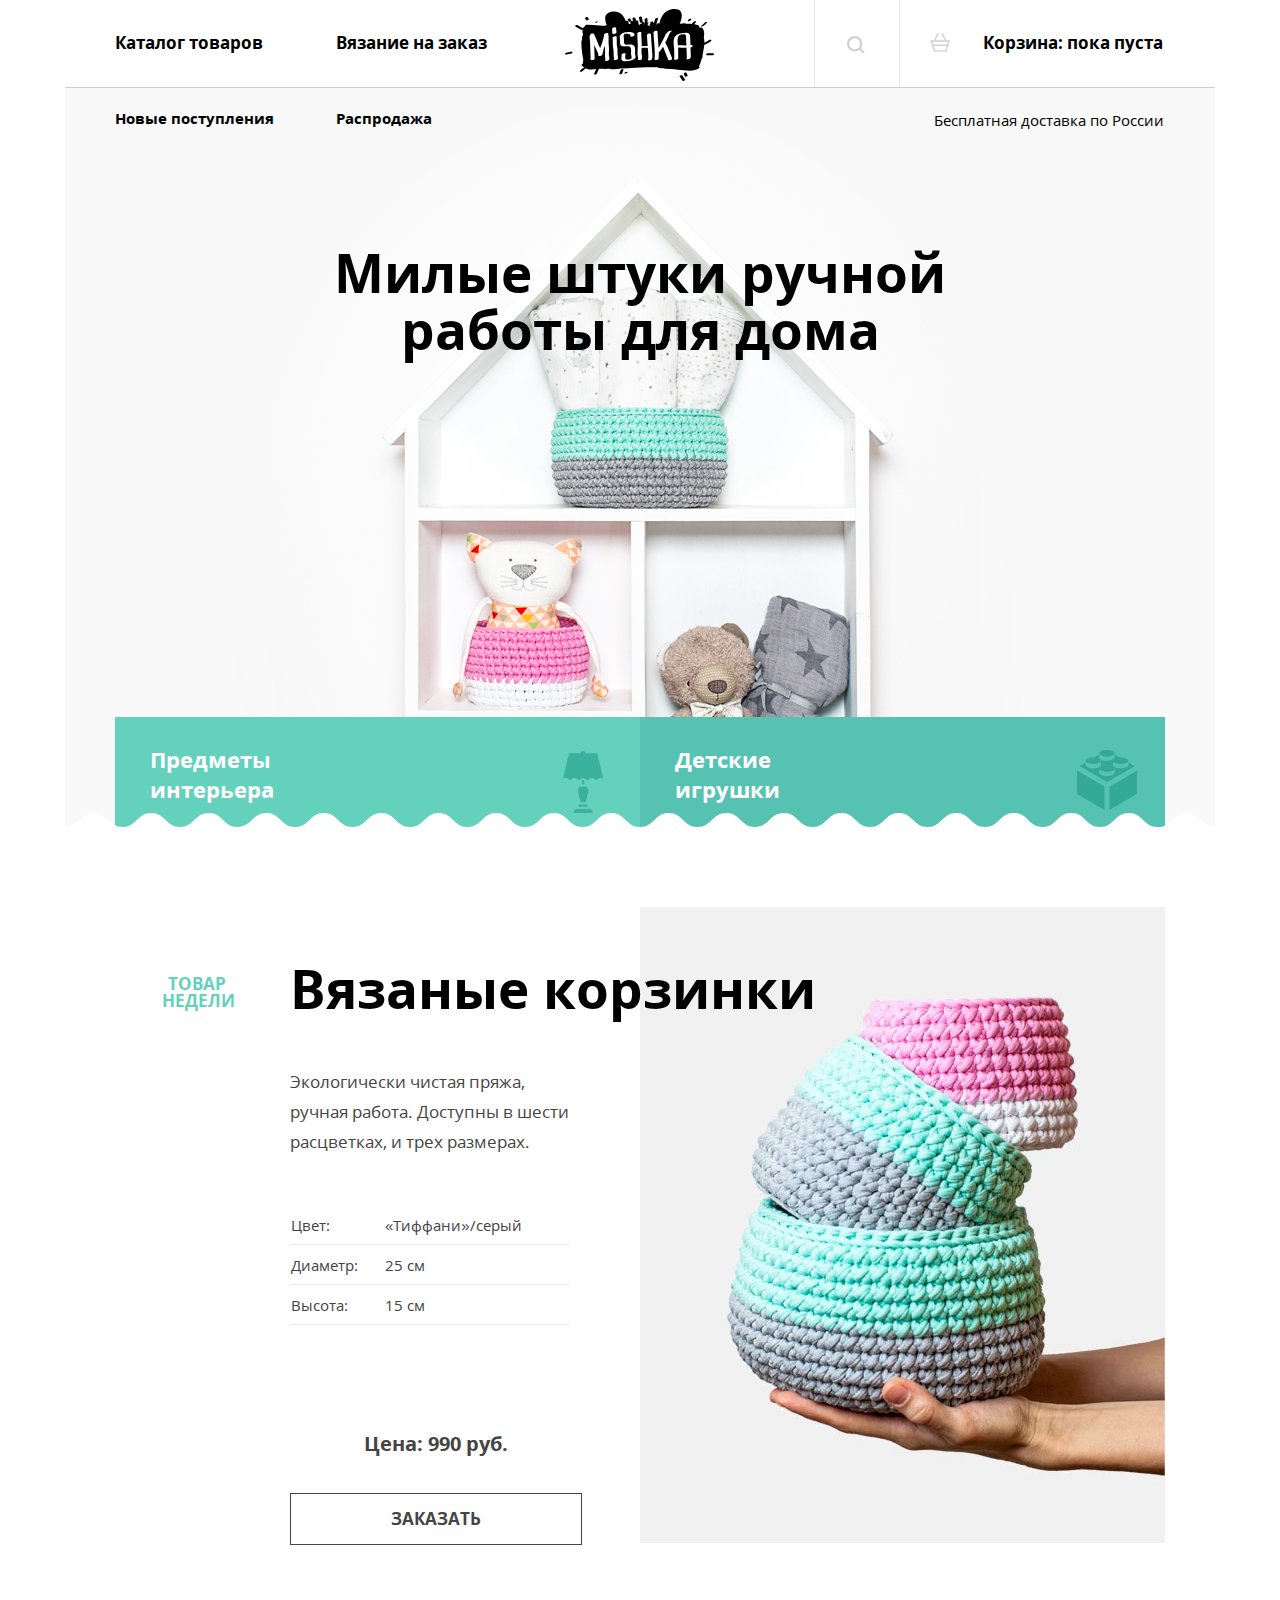
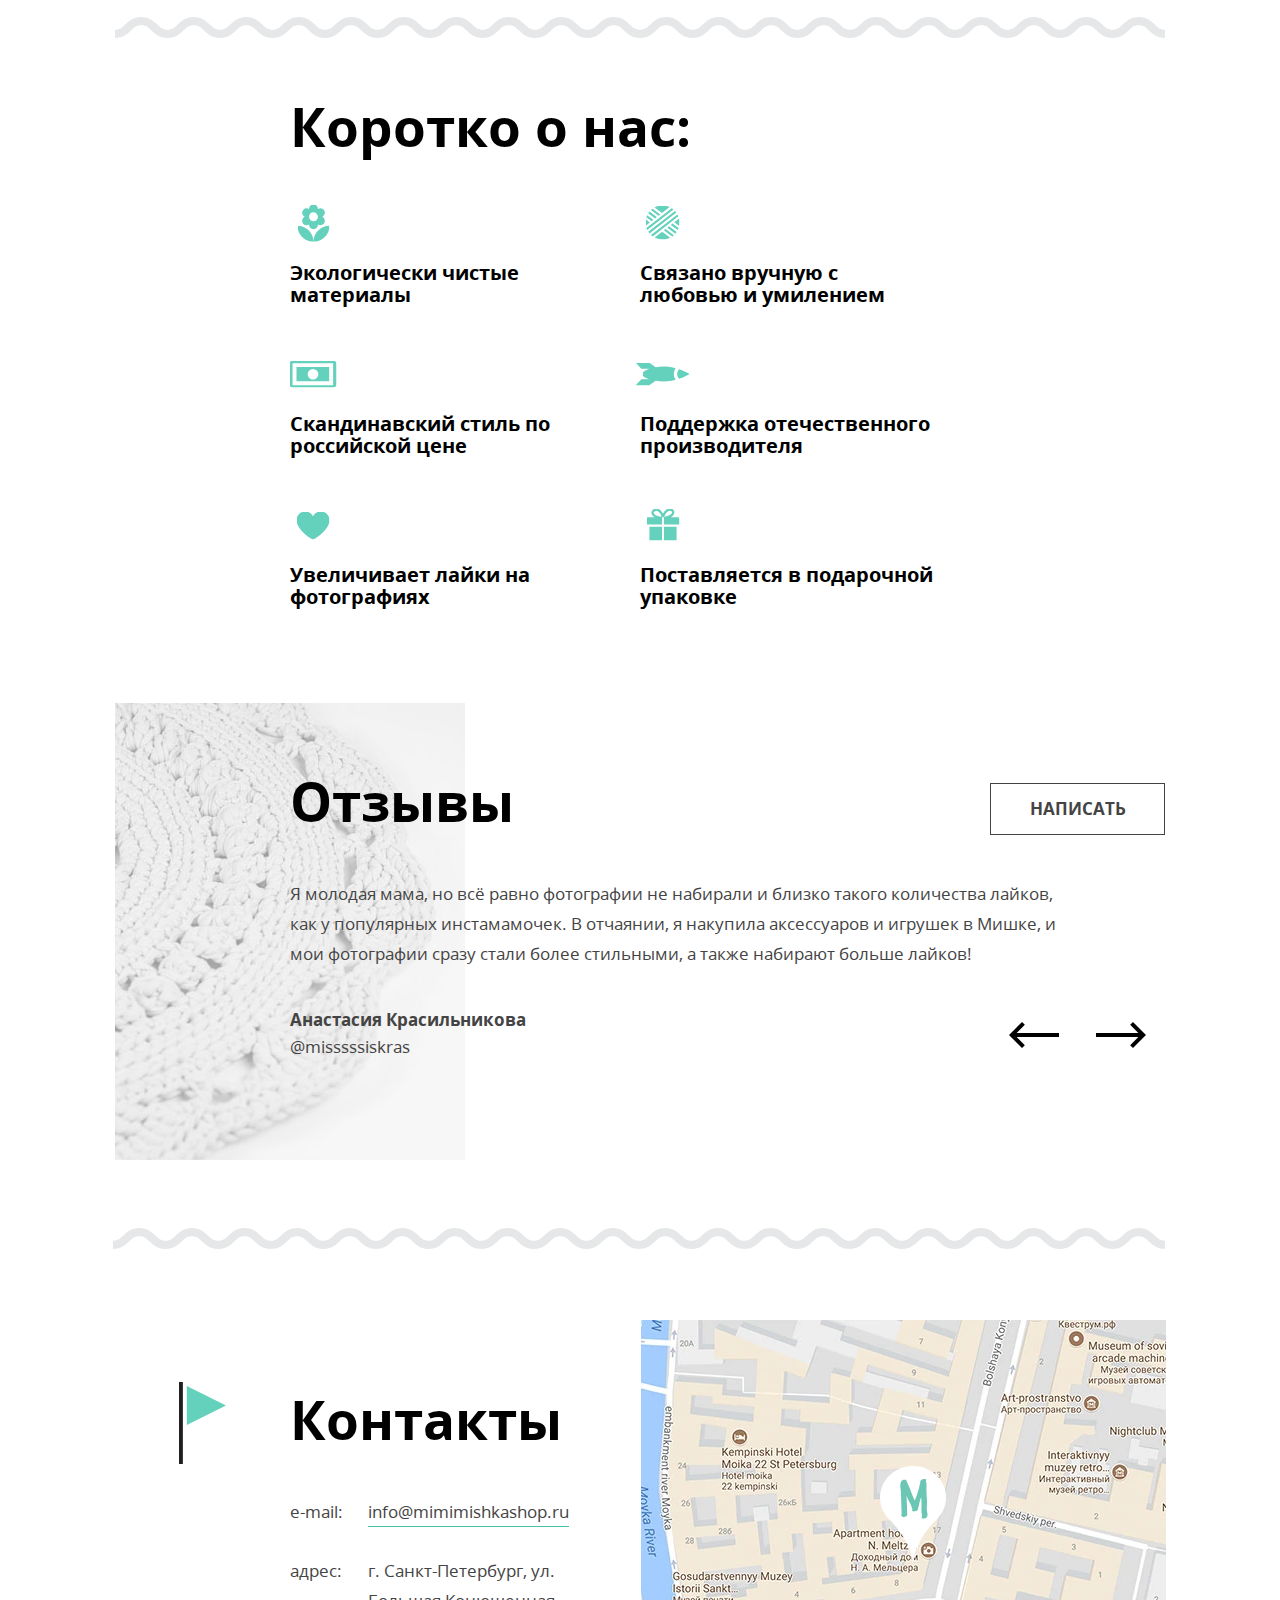
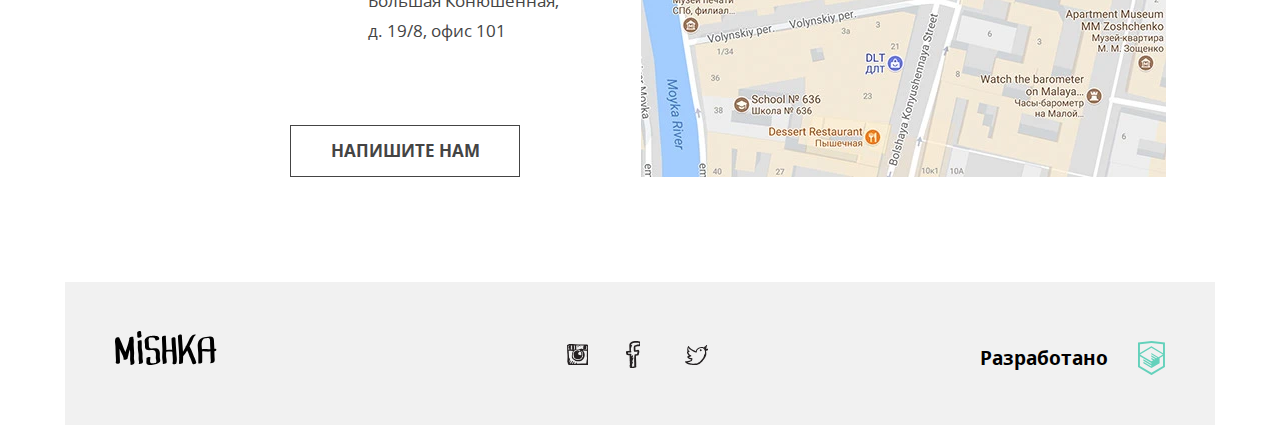
<file: index.html>
<!DOCTYPE html>
<html lang="ru">
<head>
  <meta charset="utf-8">
  <title>Мишка: милые игрушки для дома</title>
  <meta name="viewport" content="width=device-width,initial-scale=1">
  <link rel="preload" href="fonts/opensans.woff2" as="font" crossorigin="anonymous">
  <link rel="preload" href="fonts/opensansbold.woff2" as="font" crossorigin="anonymous">
  <link rel="stylesheet" href="css/style.min.css">
  <script>
      document.createElement( "picture" );
    </script>
  <script src="js/picturefill.min.js" async=""></script>
</head>
<body>
  <div style="display:none">
    <svg xmlns="http://www.w3.org/2000/svg" xmlns:xlink="http://www.w3.org/1999/xlink"><symbol id="logo-footer"><path d="M19.135 21.495c-.083-2.683-.51-5.347-.475-8.035.028-2.174.389-4.41-.36-6.495.047-.237.096-.473.14-.711.193-1.045-3.271-.492-3.813.464-.343.28-.519.615-.375.957.037.086.069.174.102.261-.656 3.204-1.57 6.306-2.621 9.412-.402 1.188-.888 2.349-1.298 3.533-.582-1.104-1.169-2.194-1.643-3.377-1.374-3.433-2.612-6.902-4.287-10.206.19-1.528-3.204-1.368-3.873.032-.809 1.694-.705 3.403-.438 5.214.3 2.042.353 4.05.377 6.111.047 3.976.358 7.943.417 11.919-.354.395-.461.881-.091 1.375.162.216.361.382.571.549.904.724 3.5.107 3.496-1.271-.014-4.123-.312-8.238-.42-12.358a98.054 98.054 0 0 1-.024-1.21l.171.434c.64 1.604 1.31 3.163 2.185 4.654.868 1.478 1.303 3.064 1.803 4.677-.189.217-.303.462-.233.708-.039.18.07.292.251.36.639.548 1.841.274 2.509-.007a6.07 6.07 0 0 0 .826-.424c.345-.212.883-.679.729-1.159l-.087-.279c.47-1.27.709-2.589.965-3.93.272-1.428.782-2.78 1.295-4.133.052.619.106 1.238.156 1.855.204 2.554.033 5.072.007 7.626-.008.847.054 1.633.219 2.461.068.343.367 1.808.281 1.887-.611.564-.433 1.257.385 1.437.915.201 2.081-.105 2.77-.742 1.198-1.106.632-2.845.361-4.241-.452-2.342.095-4.964.022-7.348zm8.364.675c-.074-1.988-.765-3.862-.774-5.872-.011-2.305.181-4.593-.155-6.886-.106-.725-4.056.1-3.917 1.05.309 2.11.197 4.229.159 6.354-.037 2.044.468 3.898.73 5.904.269 2.054-.084 4.157.149 6.213.109.962.75 2.743.089 3.58-.42.532 1.469.342 1.553.326.769-.142 1.793-.392 2.304-1.038.653-.828.196-2.426.053-3.357-.316-2.059-.114-4.195-.191-6.274zm16.329-3.319c-2.062-2.784-5.889-.78-8.561-1.54-1.377-.392-1.395-2.271-1.392-3.396.004-1.426-.114-2.732-.273-4.146-.119-1.052-.024-2.121.746-2.904.142-.144.859-.336.81-.339a8.132 8.132 0 0 1 1.067-.093c1.549-.066 4.613.232 4.019 2.483-.266 1.01 3.596.431 3.877-.637 1.213-4.598-7.284-3.714-9.686-3.078-2.21.588-4.648 1.846-4.775 4.399-.061 1.219.273 2.379.325 3.587.061 1.39-.198 2.776.289 4.118 1.082 2.982 5.52 1.576 7.778 1.745 3.845.287 2.697 5.469 2.748 7.883.027 1.288 1.181 3.429.211 4.507-.595.662-1.982.699-2.792.768-.813.068-2.201.312-2.742-.461-.993-1.418.091-3.799-.121-5.425-.121-.924-4.066-.095-3.917 1.05.342 2.627-1.399 6.145 2.402 6.596 2.441.289 5.191-.161 7.5-.928 1.196-.396 2.307-.942 3.243-1.793 1.035-.941.694-2.348.417-3.547-.677-2.918.731-6.279-1.173-8.849zm17.327-.189c-.122-3.777-.69-7.513-.706-11.297-.008-1.971-3.963-1.305-3.957.343.015 3.608.497 7.167.682 10.764l.013.221c-1.949-.018-3.899.177-5.853.246.201-4.633-.611-9.227-.435-13.857.022-.582-3.874-.09-3.917 1.049-.171 4.475.587 8.915.453 13.392-.064 2.136-.245 4.264-.259 6.402-.007 1.095.171 2.183.329 3.263.146.999.484 2.331.182 3.318-.237.772 3.561.29 3.862-.694.544-1.778-.222-4.039-.405-5.839-.175-1.725-.039-3.499.083-5.248 2.03-.13 4.059-.297 6.08-.012.09 1.378.196 2.754.322 4.134a45.83 45.83 0 0 1 .196 3.475c.015 1.019.142 2.496-.221 3.461-.773 2.057 3.15 1.889 3.723.364.703-1.87.502-4.199.383-6.164-.148-2.443-.477-4.874-.555-7.321zm16.932 4.474c-.939-2.758-2.373-5.177-3.616-7.797 1.001-1.949 2.018-3.898 2.932-5.888.831-1.808 1.446-3.819 3.08-5.092.574-.447.55-.896-.255-.951-.875-.061-2.064.192-2.77.742-1.485 1.158-2.427 2.563-3.201 4.268a160.304 160.304 0 0 1-2.914 6.075l-.224.443c-.49.315-.785.762-.639 1.266-.792 1.563-1.6 3.117-2.499 4.61-.299-5.534-.955-11.061-1.15-16.6-.045-1.27-3.971-.479-3.917 1.049.243 6.868 1.219 13.719 1.286 20.587l-.047.051c-.301.308-.19.494.051.602a60.756 60.756 0 0 1-.209 5.254c-.472.745.463 1.139 1.084 1.139h.096c.739 0 2.626-.35 2.718-1.364.191-2.1.251-4.196.232-6.291 1.59-1.715 2.89-3.63 4.055-5.635.759 1.48 1.482 2.972 1.989 4.582.861 2.741 2.299 5.261 3.131 8.014.544 1.806 4.457.738 3.917-1.049-.829-2.753-2.204-5.297-3.13-8.015zm23.503-4.635c-.21-.832-1.372-.849-2.271-.77-.012-.335-.02-.671-.036-1.006-.125-2.661-.165-5.379-.392-8.032-.209-2.458-1.585-3.337-3.972-3.247-2.416.092-5.229.527-7.482 1.403-2.607 1.014-4.058 2.935-4.559 5.681-.549 3.014.24 6.219.373 9.246.154 3.503.066 7.014.062 10.519 0 .573 3.916.031 3.917-1.049.003-2.776.042-5.551 0-8.327a52.196 52.196 0 0 0-.102-2.444c1.369-.593 3.687.012 5.05.141 1.107.104 2.169-.166 3.244-.292.021 2.312.107 4.635.202 6.944.049 1.184.477 3.53-.354 4.511-.437.516 1.48.343 1.555.33.793-.146 1.761-.401 2.303-1.041.949-1.12.456-3.79.401-5.126-.078-1.91-.102-3.824-.141-5.737 1.154-.147 2.417-.854 2.202-1.704zm-14.618-.15c-.103-1.245-.217-2.49-.303-3.743-.16-2.331.117-5.583 2.29-6.999.58-.379 1.675-.315 2.354-.438.97-.176 1.956-.389 2.829.19 1.21.802.912 3.657.911 4.869-.003 2.005.207 4.001.31 6.003-.552.055-1.111.089-1.683.076-2.286-.053-4.544-.413-6.708.042zM24.108 6.7a3.157 3.157 0 0 0 1.477-.524l.256-.216c.52-.335.972-.827.728-1.361-.504-1.105-.423-2.231-.416-3.414.006-.958-.963-1.246-1.781-1.174-.723.063-2.168.581-2.175 1.52-.006.993-.071 2.016.109 2.992-.047.113-.074.239-.104.355-.055.212.016.42.142.59l.002.134.015.335a.901.901 0 0 0 .429.53c.388.233.878.275 1.318.233z"></path></symbol><symbol id="logo-htmlacademy"><path d="M13.62.017L13.472 0 0 1.412v24.661l13.473 8.017 13.43-7.99.042-.025V1.412L13.62.017zm11.399 12.11L13.495 5.334l-.001-.104-.087.05-.088-.056v.109L1.925 12.118V3.147l11.548-1.212L25.02 3.147v8.98zm-11.614-5.34L24.923 13.5l-4.479 2.64-7.093-4.221-.014 1.415 5.904 3.513-.86.507-5.03-2.992-.014 1.415 3.827 2.275-.782.523-3.031-1.787-.014 1.413 1.853 1.091-1.8 1.081-11.356-6.751 11.371-6.835zm-11.48 8.34l11.411 6.791.016 1.044-7.942-4.728-.015 1.416 7.979 4.795.018 1.076-7.973-4.74-.013 1.414 8.021 4.822.046.025 8.143-4.872-.011-5.177 3.415-2.036v10.021L13.472 31.85 1.925 24.979v-9.852z"></path></symbol><symbol id="icon-cart" viewbox="264.205 370.961 20.294 18.849"><path d="M283.75 378.19h-3.151l-3.407-6.814a.75.75 0 1 0-1.341.671l3.071 6.143h-9.138l3.072-6.143a.75.75 0 0 0-1.341-.671l-3.407 6.814h-3.151a.75.75 0 0 0 0 1.5h.157l.855 2.991a.737.737 0 0 0-.316.595c0 .396.309.71.697.739l1.656 5.795h12.697l1.656-5.795a.745.745 0 0 0 .698-.739.738.738 0 0 0-.316-.596l.854-2.991h.157a.75.75 0 1 0-.002-1.499zm-4.181 10.121h-10.433l-1.224-4.284h12.881l-1.224 4.284zm1.653-5.785h-13.739l-.81-2.836h15.359l-.81 2.836z"></path></symbol><symbol id="icon-fb" viewbox="56.519 49.996 14.962 27.718"><path d="M68.181 55.188c1.026.029 1.993 0 2.681-.3.391-.818.556-1.854.619-2.989-.19-.015-.062-.337-.207-.399-.029-.202-.278-.195-.309-.398-.277-.165-.457-.422-.723-.598-.727-.162-1.44-.335-2.164-.499-.849.044-1.895-.103-2.58.1-2.619-.04-3.997 1.12-5.259 2.392-.023.078-.003.197-.105.199-.574 1.587-.125 3.621-.204 5.581.099.436.107.958.204 1.395-.998.296-2.212.387-3.402.499-.317.324-.178 1.089-.206 1.693.085.583.278 1.06.413 1.595.211.193.596.396.825.498.065.029.071.082.103.1.506.268 1.451.008 2.268.1-.136 1.978.256 3.915 0 5.68.007.327.295.382.208.798-.001.963-.067 1.99.208 2.69-.287.455-.497.982-.415 1.794.122.016.114.157.105.299-.075.47.643.175.515.698.162.456-.428.184-.413.498v.896c.53.285 1.462.182 2.268.199.908-.419 2.188-.479 2.785-1.196.459.235.916-.014 1.238-.199-.018-.315.273-.333.205-.698-.004-.328-.173-.496-.103-.896v-2.89c-.206-2.293-.048-4.938-.309-7.176.888-.105 1.917-.075 2.578-.398.357-.451.377-1.23.516-1.895.177-.226.221-.583.206-.996.19-.213.068-.729.104-1.096-.141-.595-.168-1.3-.825-1.39-.884-.235-2.043.595-2.991.299.049-1.134-.293-2.342 0-3.388.746-.181 1.446-.4 2.166-.602zm-3.818 4.783c.117.254.254.486.414.698.079.022.203.003.205.101a10.319 10.319 0 0 0 3.096-.299c0 .998-.271 1.733-.518 2.492-.662.045-1.467.3-1.958.198-.276.165-.372.506-.62.698-.049.441.142.495 0 .797-.201.137-.055.611-.205.796v1.496c.085.281-.146.258-.104.497v3.488c-.085.281.146.258.104.498v2.989c.063.271-.132.791.103.896-.07.364-.412-.021-.824.1-.528.122-.926.369-1.548.4.117-.353.32-.622.311-1.097.049-.381-.365-.312-.516-.49.193-.644.562-1.117.722-1.793.197-.515.714-1.298.31-1.794-.522-.105-.521.293-.826.398-.022.077-.002.196-.103.199-.023.077-.003.196-.103.199.01.12-.151.062 0 0 .022-.078.002-.197.103-.199.023-.077.002-.197.103-.199v-.299c.368-.575.67-1.214.826-1.993.191-.28.283-.656.412-.997.156-.262.34-.869.104-1.195-.517.033-.796.295-.93.697-.32-.189.161-.434.104-.697.138-.231.169-.566.309-.797.202-.413.564-1.304 0-1.596-.438-.023-.612.207-.723.498-.214.191-.43.383-.516.698-.373-.07-.143-.727-.206-1.097-.067-.52.122-.899 0-1.195-.56-.799-2.026-.105-3.197-.299-.108-.307-.222-.984-.104-1.195 1.045-.088 2.479.201 3.197-.199.024-.078.003-.197.104-.199.094-.723-.271-1-.515-1.396.232-.806.04-2.02.104-2.989.233-.141.328-.414.515-.598.112-.955.673-1.476.722-2.49-.273.001-.607-.055-.619.199-.302-.114-.382.479-.515.199-.112-.541.246-.626.309-.997.599-.418 1.212-.82 1.856-1.195 1.741-.244 4.648-.449 6.086.198.051.616-.287.854-.207 1.496h-1.546c-1.092.24-1.987.672-2.991.997-.24.066-.276.331-.516.398-.036.396-.225.646-.311.996-.079 1.431.133 2.589.102 3.978z"></path></symbol><symbol id="icon-feature-ball"><path d="M.286 14.069a17.244 17.244 0 0 0 .008 6.301l4.121-3.21-4.129-3.091zM24.403 1.585C19.62-.623 13.959-.559 9.149 1.992l7.513 5.625 7.741-6.032zm9.498 11.59l-4.811 3.748 4.936 3.695a17.248 17.248 0 0 0-.125-7.443zM9.209 32.414c4.844 2.534 10.724 2.65 15.73.113l-8.096-6.062-7.634 5.949zM7.914 14.433L1.681 9.767c-.32.669-.595 1.356-.825 2.056l5.308 3.974 1.75-1.364zm10.679 10.669l8.336 6.242a17.184 17.184 0 0 0 1.74-1.372l-8.326-6.234-1.75 1.364zm-7.18-13.395L4.002 6.158a17.073 17.073 0 0 0-1.269 1.723l6.931 5.189 1.749-1.363zm10.68 10.668l8.092 6.059c.471-.544.904-1.112 1.297-1.701l-7.639-5.721-1.75 1.363zM14.913 8.98L7.196 3.203a17.436 17.436 0 0 0-1.709 1.394l7.676 5.747 1.75-1.364zm10.679 10.669l6.972 5.221c.33-.662.615-1.341.855-2.033l-6.077-4.55-1.75 1.362zm.856-16.943L.88 22.626c.233.698.513 1.386.839 2.059l26.52-20.663a17.006 17.006 0 0 0-1.791-1.316zm4.295 3.918a17.418 17.418 0 0 0-.939-1.106L2.786 26.567a17.144 17.144 0 0 0 1.279 1.717l27.09-21.108c-.134-.186-.269-.37-.412-.552zm1.555 2.375L5.552 29.838c.544.501 1.114.962 1.708 1.382l25.962-20.228a17.158 17.158 0 0 0-.924-1.993z"></path></symbol><symbol id="icon-feature-flower" viewbox="8.014 4.35 31.972 37.301"><path fill="#63d1bb" d="M24 41.65c8.827 0 15.986-7.159 15.986-15.986C31.158 25.664 24 32.822 24 41.65zM12.641 20.78a4.442 4.442 0 0 0 4.44 4.441c.932 0 1.803-.294 2.513-.782l-.036.337c0 2.451 1.99 4.441 4.441 4.441s4.44-1.99 4.44-4.441l-.036-.337a4.396 4.396 0 0 0 2.514.782c2.451 0 4.44-1.99 4.44-4.441a4.418 4.418 0 0 0-2.54-3.997 4.434 4.434 0 0 0 2.54-3.997 4.441 4.441 0 0 0-6.954-3.659l.037-.337a4.441 4.441 0 0 0-8.881 0l.036.337a4.392 4.392 0 0 0-2.513-.781 4.442 4.442 0 0 0-4.44 4.44 4.42 4.42 0 0 0 2.54 3.997 4.42 4.42 0 0 0-2.541 3.997zM24 12.343a4.441 4.441 0 0 1 4.44 4.44 4.441 4.441 0 0 1-8.881 0c0-2.451 1.99-4.44 4.441-4.44zM8.014 25.664c0 8.827 7.158 15.986 15.986 15.986 0-8.828-7.158-15.986-15.986-15.986z"></path></symbol><symbol id="icon-feature-gift" viewbox="239.665 239.757 32.666 32.486"><path fill="#63d1bb" d="M242.56 272.243h12.504v-13.91H242.56v13.91zm28.182-23.62h-7.335c.521-.267.984-.549 1.396-.845 1.588-1.133 2.424-2.57 2.42-3.999.002-1.169-.556-2.202-1.359-2.901a4.585 4.585 0 0 0-3.016-1.121c-1.22-.001-2.352.421-3.32 1.069-1.459.979-2.606 2.451-3.424 4.067-.039.079-.078.157-.115.236a12.944 12.944 0 0 0-1.041-1.792c-.691-.985-1.523-1.86-2.497-2.511-.97-.646-2.103-1.069-3.322-1.069-1.213.004-2.323.514-3.155 1.295-.828.783-1.41 1.885-1.412 3.135-.002.73.211 1.494.649 2.188.552.872 1.424 1.628 2.633 2.248h-6.588c-.878 0-1.591.712-1.591 1.59v5.897h15.396v-7.488h1.873v7.488h15.396v-5.897a1.585 1.585 0 0 0-1.588-1.59m-22.362-2.339c-.622-.391-1-.785-1.22-1.135-.22-.354-.294-.662-.296-.963-.004-.504.248-1.042.691-1.461.437-.415 1.028-.667 1.562-.667h.013c.685 0 1.366.231 2.046.683 1.018.671 1.975 1.85 2.645 3.187.342.676.609 1.39.789 2.087-3.082-.321-5.078-1.002-6.23-1.731m10.537-1.627c.557-.797 1.21-1.466 1.887-1.916.68-.451 1.362-.683 2.047-.683h.006c.574 0 1.117.22 1.494.55.377.336.571.739.573 1.171-.004.512-.272 1.259-1.467 2.132-1.138.825-3.101 1.673-6.127 2.265a10.57 10.57 0 0 1 1.587-3.519m-1.98 27.586h12.506v-13.91h-12.506v13.91z"></path></symbol><symbol id="icon-feature-heart" viewbox="47.475 50.071 33.05 27.857"><path fill="#63d1bb" d="M80.525 58.808a8.736 8.736 0 0 0-8.736-8.736A8.727 8.727 0 0 0 64 54.865a8.727 8.727 0 0 0-7.789-4.793 8.736 8.736 0 0 0-8.736 8.736c0 9.127 14.657 19.121 16.525 19.121 1.869 0 16.525-9.95 16.525-19.121z"></path></symbol><symbol id="icon-feature-money" viewbox="46.212 56.834 46.575 27.332"><path d="M88.882 56.834H50.116a3.905 3.905 0 0 0-3.904 3.905V80.26a3.905 3.905 0 0 0 3.904 3.905h38.766a3.906 3.906 0 0 0 3.905-3.905V60.739a3.906 3.906 0 0 0-3.905-3.905zm-39.647 24.95V59.551h40.202v22.233H49.235z"></path><path d="M53.14 77.88h32.395V63.456H53.14V77.88zM69.5 65.354a5.315 5.315 0 1 1 0 10.63 5.315 5.315 0 0 1 0-10.63z"></path></symbol><symbol id="icon-feature-rocket" viewbox="612.532 500.386 54.156 23.183"><path d="M652.844 506.098c-3.647-.971-7.839-1.667-12.359-1.666a46.394 46.394 0 0 0-7.71.623l-6.784-4.668-13.456.005 5.811 6.184h8.447c-4.58 1.598-6.759 3.515-6.759 3.515l.002 3.777s2.313 1.912 6.931 3.518l-8.623-.005-5.811 6.188 13.455.002 6.816-4.692c2.261.398 4.822.647 7.681.648 4.522-.001 8.712-.697 12.36-1.667-1.176-1.775-1.915-3.743-1.918-5.877.003-2.141.738-4.112 1.917-5.885zm3.423 1.034c-1.284 1.605-1.969 3.25-1.965 4.84-.007 1.597.677 3.238 1.968 4.847 6.399-2.162 10.419-4.841 10.419-4.841s-4.019-2.68-10.422-4.846z"></path></symbol><symbol id="icon-flag" viewbox="-11.34 -28.346 46.68 81.691"><path fill="#63D1BB" d="M-3.561-24.455v38.9l38.9-19.451-38.9-19.449zm-7.779 77.801v-81.691h3.805v81.691h-3.805z"></path><path fill="#231F20" d="M-11.34-28.346h3.805v81.691h-3.805z"></path></symbol><symbol id="icon-insta" viewbox="53.115 53.19 21.769 21.334"><path d="M74.881 65.336c-.013-2.395-.344-4.788-.303-7.135a37.854 37.854 0 0 0-.152-2.278c-.105-.3-.111-.699-.152-1.062-.26-.17-.222-.64-.456-.835-.423-.233-1.201-.114-1.744-.22-.657-.026-1.254-.115-1.899-.153-1.936-.101-3.973-.076-5.996-.076-2.001 0-3.954-.145-5.695-.379h-2.202c-.097.004-.105.098-.227.076-.599.034-1.077.188-1.595.303-.21.119-.421.235-.683.304-.136.192-.513.145-.607.379-.186.212.185.451 0 .607v.911c.173.13.027.58.075.835v.987c-.017 1.281.134 2.397.076 3.72.467 2.762.374 6.537.076 9.413.155.579.363 1.105.455 1.746.256.479.335 1.133.683 1.52.502.206 1.233.186 1.898.229.383.098.667.293 1.14.3 2.843-.21 5.496-.154 8.427-.229 2.704.24 5.802.188 8.275-.228.195-.134.128-.529.228-.76-.056-.385.207-.449.228-.759.131-2.395.164-4.789.15-7.216zm-12.982-6.225c.757-.153 1.48-.341 2.429-.304.71.076 1.287.283 1.897.456.116.184-.243.547.153.684v.076c.059.017.149.002.151.076.445.035.794.167 1.063.379.45.055.536.476 1.138.3-.091.213-.084.524-.075.835.324 1.183.475 2.81.303 4.252-.164.163-.215.442-.303.683-.311.322-.481.785-.836 1.062-.095.236-.25.408-.454.533-.116.213-.206.452-.457.53-.298.163-.577.011-.834-.076-.446.162-.904.312-1.215.607-.816-.096-1.648-.175-2.43-.304-.242-.139-.487-.273-.835-.305a1.997 1.997 0 0 0-.836-.455c-.101-.127-.337-.118-.455-.229-.198-.029-.229-.227-.456-.229-.118-.412-.443-.618-.532-1.062-.226-.331-.308-.805-.455-1.215-.043-1.434.091-2.692.379-3.796.346-.591.779-1.094 1.138-1.67.249.021.365-.09.38-.304.306.053.434-.072.684-.075.257.008.269-.309.458-.449zm-1.67-2.733c-.117-.263-.066-.691-.075-1.062-.007-.285.278-.279.304-.532-.003-.074-.093-.059-.152-.076.126-.146.701-.097.834 0 .132.537-.354.455-.531.684.011.167.322.032.456.076.029.854-.059 1.496 0 2.202h-.456c-.007.234.229.226.456.228-.059.286.092.363.075.607-.226.153-.716.042-1.062.075-.103-.594.235-1.375.151-2.202zm-.683-1.594c.088-.013.134.016.151.076.179.253.01.683-.076.911-.173-.179-.026-.682-.075-.987zm.152 1.822c-.132-.069-.168-.237-.152-.456.132.071.167.238.152.456zm0 1.367c-.058.139-.082-.045-.076-.152.058-.139.081.045.076.152zm-.152.228c.175-.024.084.219.228.227-.009.193-.283.179-.38.077.039-.112.113-.193.152-.304zm-2.354-1.216c.006-.108.013-.214-.076-.228-.073-.733.13-1.415 0-1.973.25-.155.769-.042 1.139-.077v1.139c-.088.064-.203.101-.379.077-.054.28.324.131.379.304.008.853-.056 1.777.152 2.429-.565-.059-.906.107-1.442.076.097-.612-.019-1.435.531-1.594-.012-.141-.257-.047-.304-.153zm-.531 0c-.204.021-.217-.534-.077-.607.328.006.249.501.077.607zm-.152.988c.077-.312.034-.304.075-.683.228.013.26.77-.075.683zm.228-2.05c-.263.054-.273-.266-.153-.38.263-.053.272.267.153.38zm0-1.139c.033.159-.052.201-.076.304-.176.023-.084-.219-.229-.229.025-.102.191-.062.305-.075zm-.228 3.721c.148-.031.11.345-.076.227a.363.363 0 0 0 .076-.227zm-.684-3.721c.029.259-.438.32-.379 0h.379zm-.987.076c-.034.219-.326.179-.379.379-.214-.17.084-.468.379-.379zm-.455.759c.226-.205.451-.41.684-.607-.021-.123.071-.131.076-.228h.229c.102.381-.261.296-.305.531.021.122-.072.131-.075.227.02.335.121.588.075.988-.27.008-.276.28-.607.227.022-.428-.135-.674-.077-1.138zm.076 3.265V57.29c.195-.185.396-.364.607-.532.295.489.179 1.392.455 1.897-.275.157-.75.111-1.062.229zM72.68 69.968c-.109.954-.158 1.968-.379 2.809-2.89.123-6.02.005-8.883.153-.199.045-.273-.031-.229-.229-.253 0-.258.247-.531.229.201-.336.438-.898.151-1.291-.797.013-.797.821-1.138 1.291-.686-.053-1.137.127-1.823.075.18-.705.75-1.021.911-1.745-.395-.55-.989.138-1.214.455-.204.48-.557.81-.76 1.29H57.8c.238-.469.489-.926.759-1.366.171-.512.625-.741.683-1.367-.157-.28-.42-.029-.683 0-.123.182-.272.335-.38.531-.232.376-.501.714-.684 1.14-.181.208-.335.003-.53.227-.389.271-.581.736-.988.987-.174-.06.039-.356.153-.38.045-.181-.096-.55.075-.607.063-.366.212-.647.379-.91.119-.742.521-1.199.684-1.898-.559.099-.674.643-.988.987-.212.445-.542.772-.683 1.291-.174-.131-.028-.58-.076-.836.122-.586.298-1.119.38-1.746.133-.22.173-.535.228-.834.168-.209.046-.61-.077-.761-.226.027-.374.133-.455.304-.192-.032-.193.506-.304.304-.045-2.587-.451-4.812-.456-7.438.026-.331-.183-.424-.228-.685 1.629.028 3.121.091 4.783.229-.089.139-.199.257-.304.379-.144.07-.226.173-.378.304-.604 1.653-.975 3.984-.607 6.15.229.58.589 1.029.986 1.441.907.485 1.635 1.149 2.506 1.671 1.701.361 3.84.369 5.541 0 .236-.12.484-.226.685-.38 1.364-1.242 2.753-2.459 2.961-4.859v-1.367c-.197-1.598-.688-2.905-1.747-3.644.331-.22 1.099.043 1.67.076.223.013.447.014.684 0 .408-.024.928-.055 1.443 0 .144.187.113.544.228.76-.062 1.684-.192 3.3-.152 5.087.103.454.127.986.229 1.441-.091.973-.237 1.89-.457 2.732zm.379-11.16c-.639-.12-1.232-.284-1.897-.379.072-.333.799-.01.987-.228.385-.223.295-.92.304-1.51.032-.348.114-.644.076-1.063-.401-.951-1.783-.421-2.886-.455-.225.718-.47 1.8-.304 2.657.169.49 1.024.292 1.519.456-.14.332-.688.057-.987.076-.296-.083-.707-.052-.986-.151-2.285.078-4.284.004-6.529.151.117-1.248.063-2.465-.076-3.645h3.112c-.344.364-.912.507-1.29.835-.44.244-.861.505-1.139.911.249.134.535-.245.759-.379.355-.074.479-.381.835-.455.423-.438 1.096-.625 1.67-.912.378-.022.697.013.987.077 1.283.007 2.456.126 3.796.076.614.145 1.45.069 1.974.304.107.298.231.579.305.911.008.986-.149 1.816-.23 2.723zm-5.845-3.72c.11-.047-.009-.092 0 0zm0 0c-.529.154-1.019.348-1.367.682.484-.198 1.059-.306 1.367-.682zm1.062.607c.111-.047-.007-.091 0 0zm-1.746.911c.727-.158 1.181-.591 1.746-.911-.437.019-.592.32-.987.379-.215.217-.6.26-.759.532zm-.683-.835c-.111.047.007.092 0 0zm-.683.607c.11-.046-.008-.092 0 0zm-.075.076c.063.014.07-.03.075-.076-.064-.014-.072.03-.075.076zm-.077.076c.064.014.072-.03.077-.076-.067-.013-.072.029-.077.076zm-.834.608c.346-.134.613-.348.834-.607a2.018 2.018 0 0 0-.834.607zm2.276.987c.533-.049.749-.416 1.215-.531.284-.298.784-.381.987-.76-.56.023-.766.399-1.216.531-.284.297-.751.413-.986.76zm-2.276-.987c-.317-.074-.016.227 0 0zm-.533.379c.021.021.115-.037.076-.077-.021-.02-.116.038-.076.077zm2.809.608c-.11.047.007.091 0 0zm-1.14 1.821c-.223-.231-.676-.233-.986-.379-.697-.038-1.223.093-1.746.229-.304.151-.607.304-.91.454-.266.166-.444.417-.76.532-.205.225-.352.51-.684.607-.004.223-.173.281-.304.379-.089.115-.094.312-.227.381-.007.12.036.29-.076.303.108 1.512.291 2.948.683 4.177.287.623.975.846 1.442 1.29.589.297 1.328.444 2.126.531.277-.052.553-.105.911-.076a5.088 5.088 0 0 0 2.81-1.441c.1-.281.252-.508.455-.684-.254-.671.293-1.098.455-1.59.002-1.344-.201-2.48-.607-3.415-.256-.579-.92-.751-1.366-1.139-.059-.018-.15-.003-.151-.077-.269-.136-.733-.239-1.065-.082zm-3.415 4.327c-.113-.063-.109-.244-.152-.379.256-.078.118.237.152.379zm.076.305c.041-.117.079-.006.076.075-.04.118-.079.005-.076-.075zm.456-2.051c.015-.086.075-.042.075 0-.014.087-.075.043-.075 0zm1.67-2.125c-.203.258.041.576.077.836-.305-.039-.574-.887-.077-.836zm.379 3.948c-.04-.038.055-.097.076-.076.04.038-.054.097-.076.076zm.759 2.884c.034-.109.066.008.152 0-.018.097-.15.077-.152 0zm2.201-2.581c-.233-.057-.145.208-.379.152.069-.159.118-.338.229-.455.134.019.172.13.15.303zm-1.137-3.796c.211.119.441.217.606.381.085.219.243.363.38.529.058.778.179 1.492.151 2.354-.257.099-.438.271-.683.381-.78-.006-1.358-.212-1.897-.456-.171-.259-.355-.505-.532-.759v-1.062c.17-.185.319-.391.456-.607.228-.127.508-.201.454-.607-.038-.062-.078-.124-.075-.229.158.045.245.159.379.229.323.017.41-.2.761-.154z"></path></symbol><symbol id="icon-interior" viewbox="-259.404 -19.675 40.219 62.411"><path d="M-244.227 18.283c-.286.966-.245 2.191.027 3.639.494 2.635 1.687 6.041 2.358 9.67h5.062c.696-3.641 1.949-7.05 2.471-9.683.287-1.445.33-2.66.041-3.617-.275-.899-.89-1.618-2.021-2.303h-5.997c-1.075.679-1.674 1.391-1.941 2.294zm11.832 19.995h-13.799c-1.293 0-2.299.976-2.299 2.229v2.229h18.397v-2.229c0-1.253-1.006-2.229-2.299-2.229zm7.133-55.724h-11.732c0-1.244-1.015-2.229-2.3-2.229-1.283 0-2.3.985-2.3 2.229h-11.737l-6.073 25.517c.794-.461 1.589-.992 2.632-.992 1.359 0 2.243.818 2.924 1.375.682.557 1.162.849 1.447.849.292.001.769-.287 1.451-.836.681-.548 1.564-1.358 2.915-1.358 1.349 0 2.237.806 2.919 1.354.684.549 1.161.84 1.451.84.146 0 .338-.073.58-.214.242-.141.53-.353.872-.626.512-.411 1.139-.967 1.99-1.218.284-.085.593-.136.93-.136 1.347 0 2.238.805 2.92 1.354.683.548 1.159.84 1.451.84.287-.002.766-.296 1.445-.85.684-.554 1.571-1.367 2.925-1.367 1.356 0 2.239.817 2.919 1.371.342.276.631.489.872.631.24.143.431.214.575.214.288 0 .762-.293 1.442-.854.68-.559 1.567-1.384 2.929-1.384 1.044 0 1.839.533 2.632.997l-6.079-25.507zm-10.619 51.266h-6.864c-.657 0-1.15.479-1.15 1.115 0 .635.493 1.113 1.15 1.113h6.9c.655 0 1.15-.479 1.15-1.113 0-.636-.495-1.115-1.15-1.115h-.036zm-3.414-24.484c-.146 0-.338.074-.58.213-.157.094-.37.261-.57.41v3.731h2.299V9.959c-.505-.378-.908-.623-1.149-.623z"></path></symbol><symbol id="icon-left-arrow"><path d="M50 11.002H7.659l8.174-8.174L13.005 0 0 12.998l.003.003-.003.004 13.005 12.998 2.828-2.828-8.172-8.173H50z"></path></symbol><symbol id="icon-mail"><path d="M28 5H4a4 4 0 0 0-4 4v13a4 4 0 0 0 4 4h24a4 4 0 0 0 4-4V9a4 4 0 0 0-4-4zM2 10.25l6.999 5.25L2 20.75v-10.5zM30 22c0 1.104-.898 2-2 2H4c-1.103 0-2-.896-2-2l7.832-5.875 4.368 3.277a3 3 0 0 0 3.599 0l4.369-3.277L30 22zm0-1.25l-7-5.25 7-5.25v10.5zm-12.801-2.148c-.35.263-.763.4-1.199.4s-.851-.139-1.2-.4L10.665 15.5l-.833-.625L2 9.001V9c0-1.103.897-2 2-2h24c1.102 0 2 .897 2 2l-12.801 9.602z"></path></symbol><symbol id="icon-map-pin"><path fill="#FFF" d="M56.334 9.228c-12.892-12.305-33.773-12.305-46.667 0-12.891 12.297-12.891 32.248 0 44.542 0 0 23.318 21.832 23.318 47.031 0-25.199 23.343-47.031 23.343-47.031 12.897-12.294 12.897-32.245.006-44.542z"></path><path fill="#6BC6B3" d="M47.036 45.522c-.636-3.277.13-6.947.027-10.284-.115-3.755-.713-7.485-.665-11.246.039-3.044.545-6.173-.503-9.091.065-.332.134-.662.195-.995.271-1.463-4.577-.689-5.338.649-.479.393-.726.861-.523 1.339.051.121.097.243.142.365-.917 4.485-2.197 8.827-3.668 13.174-.563 1.663-1.244 3.288-1.817 4.946-.814-1.545-1.638-3.071-2.3-4.728-1.922-4.805-3.656-9.661-6-14.285.266-2.14-4.484-1.916-5.421.044-1.132 2.371-.986 4.763-.613 7.299.42 2.858.494 5.668.528 8.554.066 5.566.502 11.119.584 16.684-.496.552-.646 1.233-.127 1.924.226.302.505.535.799.769 1.265 1.013 4.899.15 4.893-1.779-.02-5.771-.437-11.531-.589-17.299-.015-.565-.025-1.129-.034-1.694.08.203.159.406.24.607.896 2.245 1.833 4.427 3.059 6.514 1.214 2.068 1.824 4.289 2.523 6.547-.265.303-.423.647-.326.991-.055.251.099.409.352.504.894.766 2.578.383 3.513-.01a8.28 8.28 0 0 0 1.155-.593c.483-.297 1.236-.95 1.021-1.622a44.64 44.64 0 0 1-.121-.391c.657-1.776.992-3.625 1.352-5.5.381-2 1.095-3.892 1.812-5.786.073.867.149 1.732.219 2.597.285 3.575.046 7.099.011 10.674a16.22 16.22 0 0 0 .306 3.445c.096.479.514 2.53.394 2.642-.855.79-.606 1.759.539 2.011 1.279.281 2.912-.148 3.877-1.039 1.675-1.548.882-3.98.504-5.937z"></path></symbol><symbol id="icon-menu-close"><path fill="#231F20" d="M20.513 1.414L19.099 0l-8.843 8.842L1.414 0 0 1.414l8.842 8.842L0 19.098l1.414 1.414 8.842-8.842 8.843 8.842 1.414-1.414-8.842-8.842z"></path></symbol><symbol id="icon-menu-open"><path fill="#231F20" d="M0 0h19.958v2H0zm0 6h19.958v2H0zm0 6h19.958v2H0z"></path></symbol><symbol id="icon-phone"><path d="M17.321 24.333h-1.115c-4.904-.58-8.497-2.857-11.11-5.772C2.473 15.637.402 11.875 0 6.817V5.459c.091-.921.544-1.55 1.067-2.086.65-.666 1.63-1.522 2.522-1.553.659-.022 1.78.451 2.232 1.066.388.53.595 1.59.775 2.378.185.797.6 1.95.485 2.717-.176 1.196-1.764 1.703-2.231 2.572 1.551 3.721 4.089 6.456 7.472 8.345.847-.465 1.595-1.864 2.767-1.892.428-.012.972.209 1.406.34.477.143.891.326 1.311.484.705.266 1.957.621 2.378 1.213.433.61.681 1.608.581 2.231-.194 1.234-2.227 2.603-3.444 3.059zM12.529 1.528c5.949 0 10.771 4.822 10.771 10.771h1.529C24.829 5.507 19.323 0 12.529 0v1.528z"></path><path d="M12.529 9.327v1.552a1.42 1.42 0 0 1 1.421 1.42h1.553a2.973 2.973 0 0 0-2.974-2.972zm0-3.081a6.054 6.054 0 0 1 6.056 6.054h1.588a7.642 7.642 0 0 0-7.644-7.641v1.587z"></path></symbol><symbol id="icon-play" viewbox="247.3 382.56 100.678 76.891"><path fill="#63D1BB" d="M344.255 400.708s-.92-7.008-3.785-10.078c-3.632-4.041-7.674-4.066-9.541-4.297-13.326-1.023-33.303-1.023-33.303-1.023h-.051s-19.978 0-33.304 1.023c-1.867.23-5.908.256-9.54 4.297-2.84 3.096-3.786 10.078-3.786 10.078s-.896 8.211-.896 16.422v7.699c0 8.21.947 16.421.947 16.421s.921 7.009 3.785 10.078c3.632 4.041 8.364 3.913 10.487 4.349 7.622.767 32.356 1.022 32.356 1.022s20.003-.025 33.329-1.048c1.867-.23 5.908-.256 9.54-4.298 2.84-3.069 3.786-10.078 3.786-10.078s.946-8.21.946-16.421v-7.699c-.023-8.236-.97-16.447-.97-16.447z"></path><path fill="#FFF" d="M297.614 459.449h-.016c-1.015-.011-24.946-.266-32.604-1.037l-.14-.014-.137-.028c-.271-.056-.668-.107-1.126-.167-2.503-.328-7.159-.938-10.839-5.019-3.354-3.616-4.377-10.771-4.483-11.576l-.005-.043c-.039-.342-.965-8.463-.965-16.736v-7.699c0-8.266.875-16.378.912-16.72l.009-.071c.108-.802 1.155-7.928 4.474-11.557 3.996-4.439 8.531-4.899 10.712-5.121.192-.02.37-.037.529-.058l.126-.013c13.277-1.019 33.312-1.031 33.514-1.031h.051c.201 0 20.236.013 33.514 1.031l.126.013c.159.021.337.038.529.058 2.179.221 6.71.682 10.704 5.112 3.354 3.616 4.377 10.771 4.483 11.577l.005.043c.039.342.965 8.459.99 16.753v7.708c0 8.273-.926 16.395-.965 16.736l-.007.053c-.108.805-1.156 7.953-4.478 11.562-3.994 4.435-8.527 4.896-10.707 5.117-.193.02-.371.037-.53.057l-.126.013c-13.276 1.02-33.334 1.057-33.535 1.058l-.015-.001zm-31.944-6.497c7.477.729 31.216.989 31.968.997.657-.001 20.135-.049 33.047-1.036.178-.021.371-.041.58-.062 1.836-.186 4.608-.468 7.186-3.335l.026-.029c1.825-1.974 2.853-6.928 3.075-8.552.059-.514.926-8.358.926-16.08v-7.699c-.023-7.76-.896-15.627-.951-16.109-.32-2.382-1.434-6.789-3.066-8.539l-.035-.038c-2.577-2.868-5.351-3.149-7.186-3.336a34.367 34.367 0 0 1-.58-.062c-13.066-.998-32.834-1.011-33.033-1.011h-.051c-.198 0-19.967.013-33.033 1.011a33.29 33.29 0 0 1-.58.062c-1.835.187-4.607.468-7.186 3.336l-.019.021c-1.828 1.993-2.855 6.924-3.082 8.552-.062.591-.875 8.399-.875 16.089v7.699c0 7.749.871 15.598.926 16.083.32 2.381 1.433 6.789 3.066 8.539l.035.039c2.322 2.584 5.303 2.975 7.479 3.259.481.061.939.121 1.363.201z"></path><path fill="#FFF" d="M285.733 403.138v35.708l29.747-17.854z"></path></symbol><symbol id="icon-right-arrow"><path d="M0 11.002h42.341l-8.175-8.174L36.995 0 50 12.998l-.004.003.004.004-13.005 12.998-2.829-2.828 8.173-8.173H0z"></path></symbol><symbol id="icon-search" viewbox="-0.8 -0.8 17.6 17.6"><path d="M16.47 14.93l-3.415-3.415A7.67 7.67 0 0 0 14.6 6.899C14.6 2.646 11.153-.8 6.9-.8S-.8 2.646-.8 6.899s3.446 7.7 7.699 7.7c1.734 0 3.326-.58 4.613-1.546l3.417 3.416c.203.202.418.33.771.33a1.1 1.1 0 0 0 1.1-1.1c0-.24-.061-.499-.33-.769zM1.399 6.899a5.5 5.5 0 1 1 11 0c0 3.038-2.462 5.5-5.5 5.5s-5.5-2.461-5.5-5.5z"></path></symbol><symbol id="icon-tick"><path d="M32.666 1.414L31.252 0 11.338 19.914 1.414 9.989 0 11.403l9.924 9.925 1.414 1.414h.001l1.414-1.414h-.001z"></path></symbol><symbol id="icon-toy" viewbox="226.001 226.19 60 59.62"><path fill="#149080" d="M226.001 269.871l27.438 15.934v-23.346l-27.438-15.94v23.352zm51.346-31.244v2.453c0 1.817-3.458 3.29-7.73 3.29-4.266 0-7.727-1.473-7.727-3.29v-4.059h.024c.26 1.714 3.604 3.073 7.702 3.073 4.272 0 7.729-1.474 7.729-3.285 0-1.819-3.457-3.289-7.729-3.289-.339 0-.675.01-1.002.03l-4.975-2.888v3.086c0 1.817-3.454 3.29-7.723 3.29-2.683 0-5.045-.583-6.433-1.467a3.928 3.928 0 0 0-.732-.586c-.363-.381-.565-.797-.565-1.236v-2.986l-4.807 2.792a21.384 21.384 0 0 0-1.054-.033c-4.267 0-7.727 1.469-7.727 3.289 0 1.811 3.46 3.285 7.727 3.285 4.099 0 7.446-1.358 7.705-3.073h.022v4.059c0 1.817-3.455 3.29-7.727 3.29-4.267 0-7.727-1.473-7.727-3.29v-2.42l-5.952 3.452 27.531 15.986 27.351-15.882-6.181-3.591zm-13.644 10.166c0 1.817-3.46 3.287-7.727 3.287-4.269 0-7.729-1.47-7.729-3.287v-4.059h.024c.26 1.715 3.603 3.076 7.705 3.076 4.101 0 7.443-1.361 7.705-3.076h.021v4.059h.001zm-5.145 13.873v23.144L286 269.871v-23.144l-27.442 15.939zm-2.641-29.904c4.269 0 7.723-1.47 7.723-3.286 0-1.814-3.454-3.287-7.723-3.287-4.27 0-7.729 1.472-7.729 3.287-.001 1.816 3.459 3.286 7.729 3.286"></path></symbol><symbol id="icon-twitter" viewbox="52.253 53.771 23.494 20.168"><path d="M75.706 57.855c-.227-.366-.909-.277-1.407-.371h-1.112c.142-.353.343-.646.52-.963.056-.438.254-.734.223-1.26.129-.167.176-.417.296-.593.104-.144.242-.477.074-.667-.051-.221-.295-.249-.593-.222a.515.515 0 0 0-.222.148c-.448.433-.778 1.014-1.261 1.408-.009.008-.062 0-.074 0-.087.005-.033.046-.075.074-.146.098-.257.152-.369.223-.284.176-.547.445-.891.519-.529-.211-1.156-.326-1.852-.37-1.157.102-2.303.215-3.038.741-.911.35-1.477 1.042-2.149 1.63-.049.32-.342.398-.37.741-.005.045-.012.088-.073.074.043.241-.051.345-.074.519-.001.133.199.431 0 .52-.822-.12-1.485-.63-2.149-.964-.718-.36-1.468-.604-2.074-1.111-.716-.322-1.26-.816-1.778-1.334-.208-.312-.542-.496-.667-.89-.379-.164-.175-.912-.741-.889-.315-.043-.345.199-.444.37-.07.227-.361.232-.371.519-.004.046-.011.088-.074.075-.17 1.089-.527 1.992-.519 3.26.129.415.35.738.593 1.038-.418.051-.716.222-.89.519-.06 1.073.378 1.647.742 2.297.134.384.352.685.593.963.017.229.206.288.296.445.019.105.123.125.149.223-.04.105.289.18.073.221-.413.131-1.016.07-1.259.371-.109.279-.109.833 0 1.111.034.237.282.262.296.519.499.417 1.082.747 1.631 1.112.574.166 1.211.271 1.852.37-.102.343-.338.551-.593.741-.78.381-1.849.474-2.742.74-.555.038-.956.23-1.556.223-.333.127-.854.075-1.112.223-.122.068-.102.096-.222.221-.134.412.111.74.444.89-.005.253.219.276.371.371.089.183.254.29.445.37.544.468 1.268.759 1.927 1.112.83.183 1.648.376 2.52.519.896.116 1.901.124 2.816.222h.963c.511.132 1.23.054 1.853.074.095-.102.322-.073.519-.074.522-.269 1.196-.385 1.631-.74.574-.241.989-.642 1.557-.89.866-.765 1.937-1.324 2.519-2.37.205-.189.351-.438.445-.74.265-.156.385-.454.593-.667.404-.41.706-.924 1.037-1.4.319-.496.576-1.054.89-1.556-.01-.405.306-.484.296-.89.193-.226.177-.662.371-.88-.033-.255.029-.415.074-.594.047-1.281-.047-2.422-.297-3.407.588-.155 1.181-.302 1.631-.593.52-.206.993-.603.808-1.281zm-3.408 4.076c-.153.859-.615 1.41-1.038 2.001.059.379-.104.538-.073.889a4.303 4.303 0 0 0-.371 1.037c-.203.267-.332.606-.519.89-.366.548-.777 1.051-1.186 1.557-.378.56-.912.965-1.334 1.481-.42.493-.942.885-1.407 1.334-.474.17-.89.396-1.26.667a5.06 5.06 0 0 0-.667.296c-.177.146-.499.145-.668.29-1.086.147-2.3.17-3.555.148-1.031-.105-2.115-.159-3.039-.371-.922-.189-1.511-.712-2.297-1.037.153-.242.634-.154.963-.222.031-.166.394-.003.444-.149.257.06.285-.109.52-.07.563-.201 1.23-.302 1.705-.593.282-.138.406-.434.667-.593.033-.189.104-.341.222-.444.047-.275.201-.441.148-.815.111-.21.299-.343.296-.667-.074-.147-.128-.316-.296-.371-.026-.196-.377-.067-.444-.222-.255.032-.416-.029-.593-.075-.154-.043-.487.092-.519-.073-.842-.023-1.3-.43-1.853-.74.431-.262 1.032-.353 1.333-.742.516-.076 1.058-.129 1.112-.666 0-.717-.771-.661-1.333-.815-.773-.66-1.194-1.672-1.779-2.52.238-.157.564-.226.741-.444.454.058.54-.251.667-.52.019-.488-.333-.605-.593-.815a3.49 3.49 0 0 1-.667-.74c-.003-.818-.021-1.652.074-2.372.063-.014.07.029.074.074.227.441.559.775.815 1.186.532.357.925.853 1.556 1.112.452.413 1.108.621 1.557 1.038.601.263 1.158.57 1.704.889.669.194 1.056.673 2.001.593.198-.098.394-.199.593-.297.258-.456-.059-1.079.147-1.63.255-.659.797-1.031 1.26-1.481.29-.155.555-.335.815-.519.347-.098.675-.216.964-.37a6.223 6.223 0 0 0 1.037-.148h1.26c.244.052.475.119.74.148.209.137.38.313.666.371.789.693 1.271 1.696 1.409 3.039-.122.484.053.873.001 1.481zm.296-5.632c-.129.34-.23.707-.593.815-.017-.105-.122-.125-.147-.222-.012-.209.209-.186.296-.296.162-.085.245-.248.444-.297-.007-.09.108-.046 0 0zm-5.484 3.038c.163.135.284.31.519.371.101.221.314.327.594.37.047-.15.346-.049.37-.222.174-.023.166-.229.296-.297-.018-.55-.129-1.006-.37-1.333-.758-.423-1.676.039-1.409 1.111z"></path></symbol><symbol id="icon-video"><path d="M26 15l6-4v16l-6-4v-8zm-2 0v8a4 4 0 0 1-4 4H4a4 4 0 0 1-4-4v-8a4 4 0 0 1 4-4h10a2 2 0 0 1 2-2V7H5a1 1 0 1 1 0-2h12a1 1 0 0 1 1 1v3a2 2 0 0 1 2 2 4 4 0 0 1 4 4zm-12 0H4v8h8v-8zm8 1a1 1 0 0 0-1-1h-4a1 1 0 1 0 0 2h4a1 1 0 0 0 1-1z"></path></symbol></svg>
  </div>
  <header class="page-header">
    <div class="page-header__wrapper site-navigation site-navigation--closed site-navigation--nojs">
      <div class="site-navigation__block site-navigation__block--first">
        <div class="site-navigation__mobile-block">
          <div class="site-navigation__logo-wrapper">
            <a class="site-navigation__logo">
              <picture>
                <source media="(min-width: 1150px)" srcset="img/logo-desktop.svg">
                <source media="(min-width: 768px)" srcset="img/logo-tablet.svg">
                <img class="site-navigation__logo-image" width="86" height="35" src="img/logo-mobile.svg" alt="Логотип интернет-магазина Мишка">
              </picture>
            </a>
          </div>
          <button class="site-navigation__toggle" type="button" aria-label="Открыть меню"></button>
        </div>
        <nav class="site-navigation__nav main-nav">
          <ul class="main-nav__list">
            <li class=" site-navigation__item main-nav__item">
              <a class="site-navigation__link main-nav__link" href="catalog.html">Каталог товаров</a>
            </li>
            <li class="site-navigation__item main-nav__item">
              <a class="site-navigation__link main-nav__link" href="form.html">Вязание на заказ</a>
            </li>
          </ul>
        </nav>
      </div>
      <div class="site-navigation__block site-navigation__block--second">
        <a class="search-form site-navigation__item" href="search.html">
          <svg class="search-form__icon" width="17.6" height="17.6">
            <use xlink:href="#icon-search"></use>
          </svg>
          <span class="search-form__label">Поиск по сайту</span>
        </a>
        <a class="site-navigation__item cart" href="cart.html">
          <svg class="cart__icon" width="20.294px" height="18.849px">
            <use xlink:href="#icon-cart"></use>
          </svg>
          <span class="cart__info">Корзина: <span class="cart__status">пока пуста</span></span>
        </a>
      </div>
      </div>
      <div class="page-header__additional-block page-header__wrapper">
        <ul class="page-header__additional-nav additional-nav">
          <li class="additional-nav__item"><a class="additional-nav__link" href="new.html">Новые поступления</a></li>
          <li class="additional-nav__item"><a class="additional-nav__link" href="sale.html">Распродажа</a></li>
        </ul>
        <p class="page-header__delivery-info">Бесплатная доставка по России</p>
      </div>
    </header>
    <main class="page-main">
      <h1 class="visually-hidden">Мишка &mdash; интернет-магазин игрушек ручной работы</h1>
      <section class="promo-block">
        <div class="promo-block__wrapper">
          <h2 class="promo-block__title">Милые штуки ручной <br> работы для дома</h2>
          <ul class="promo-block__categories categories-list">
            <li class="categories-list__item categories-list__item--first">
              <a class="categories-list__link categories-list__link--first" href="#"><h3 class="categories-list__item-title">Предметы интерьера</h3></a>
            </li>
            <li class="categories-list__item categories-list__item--second">
              <a class="categories-list__link categories-list__link--second" href="#"><h3 class="categories-list__item-title">Детские игрушки</h3></a>
            </li>
          </ul>
        </div>
      </section>
      <section class="top-product">
        <div class="top-product__wrapper">
          <h2 class="visually-hidden">Популярные товары</h2>
          <h3 class="top-product__title block-title">Вязаные корзинки</h3>
          <span class="top-product__label">Товар недели</span>
          <div class="top-product__content">
            <div class="top-product__about">
              <p class="top-product__description">Экологически чистая пряжа, ручная работа. Доступны в шести расцветках, и трех размерах.</p>
              <table class="top-product__options options-table">
                <tr class="options-table__header-row">
                  <th>Характеристика</th>
                  <th>Значение</th>
                </tr>
                <tr class="options-table__data-row">
                  <td class="options-table__item options-table__feature">Цвет:</td>
                  <td class="options-table__item options-table__value">&laquo;Тиффани&raquo;/серый</td>
                </tr>
                <tr class="options-table__data-row">
                  <td class="options-table__item options-table__feature">Диаметр:</td>
                  <td class="options-table__item options-table__value">25 см</td>
                </tr>
                <tr class="options-table__data-row">
                  <td class="options-table__item options-table__feature">Высота:</td>
                  <td class="options-table__item options-table__value">15 см</td>
                </tr>
              </table>
            </div>
            <picture>
              <source type="image/webp" media="(min-width: 1150px)" srcset="img/triple-set-desktop@1x.webp 1x, img/triple-set-desktop@2x.webp 2x">
              <source type="image/webp" media="(min-width: 768px)" srcset="img/triple-set-tablet@1x.webp 1x, img/triple-set-tablet@2x.webp 2x">
              <source type="image/webp" srcset="img/triple-set-mobile@1x.webp 1x, img/triple-set-mobile@2x.webp 2x">

              <source media="(min-width: 1150px)" srcset="img/triple-set-desktop@1x.jpg 1x, img/triple-set-desktop@2x.jpg 2x">
              <source media="(min-width: 768px)" srcset="img/triple-set-tablet@1x.jpg 1x, img/triple-set-tablet@2x.jpg 2x">
              <img class="top-product__image" src="img/triple-set-mobile@1x.jpg" srcset="img/triple-set-mobile@2x.jpg 2x" alt="Фото товара &laquo;Вязаные корзинки&raquo;">
            </picture>
            <div class="top-product__pricing">
              <p class="top-product__price-block">Цена: <b class="top-product__price">990 руб.</b></p>
              <a class="top-product__button button order-button" href="form.html">Заказать</a>
            </div>
          </div>
        </div>
      </section>
      <section class="features">
        <div class="features__wrapper">
          <h2 class="features__title block-title">Коротко о нас:</h2>
          <ul class="features__list">
            <li class="features__item features__item--first"><p class="features__text">Экологически чистые материалы</p></li>
            <li class="features__item features__item--second"><p class="features__text">Скандинавский стиль по российской цене</p></li>
            <li class="features__item features__item--third"><p class="features__text">Увеличивает лайки на фотографиях</p></li>
            <li class="features__item features__item--fourth"><p class="features__text">Связано вручную с любовью и умилением</p></li>
            <li class="features__item features__item--fifth"><p class="features__text">Поддержка отечественного производителя</p></li>
            <li class="features__item features__item--sixth"><p class="features__text">Поставляется в подарочной упаковке</p></li>
          </ul>
        </div>
      </section>
      <section class="reviews">
        <div class="reviews__wrapper">
          <h2 class="block-title reviews__title">Отзывы</h2>
          <div class="reviews__list">
            <blockquote class="reviews__item">
              <p class="reviews__text">
                Я молодая мама, но всё равно фотографии не набирали и близко такого количества лайков, как у популярных инстамамочек. В отчаянии, я накупила аксессуаров и игрушек в Мишке, и мои фотографии сразу стали более стильными, а также набирают больше лайков!
              </p>
              <cite class="reviews__author"><span class="reviews__author-name">Анастасия Красильникова</span> <span class="reviews__author-nickname">@misssssiskras</span></cite>
            </blockquote>
            <div class="reviews__pagination">
              <button class="reviews__pagination-button reviews__prev-button" type="button" aria-label="Предыдущий отзыв"></button>
              <button class="reviews__pagination-button reviews__next-button" type="button" aria-label="Следующий отзыв"></button>
            </div>
          </div>
          <a class="button reviews__button" href="#">Написать</a>
        </div>
      </section>
      <section class="contacts">
        <div class="contacts__full-wrapper">
          <div class="contacts__wrapper contacts__block contacts__block--first">
            <h2 class="contacts__title block-title">Контакты</h2>
            <dl class="contacts__list">
              <div class="contacts__group">
                <dt class="contacts__name">e-mail:</dt>
                <dd class="contacts__value mail"><a class="contacts__mail-link" href="mailto:info@mimimishkashop.ru">info@mimimishkashop.ru</a></dd>
              </div>
              <div class="contacts__group">
                <dt class="contacts__name">адрес:</dt>
                <dd class="contacts__value address">г. Санкт-Петербург, ул. Большая Конюшенная,<br> д. 19/8, офис 101</dd>
              </div>
            </dl>
          </div>
          <p class="contacts__map">
            <script type="text/javascript" charset="utf-8" async="" src="https://api-maps.yandex.ru/services/constructor/1.0/js/?um=constructor%3Aa2210c1c40b9c207cf3ed2913293c75e26103d6886d57ed160e597809c25b3d9&amp;width=100%25&amp;height=457&amp;lang=ru_RU&amp;scroll=true"></script>
            <picture class="contacts__map-picture">
              <source type="image/webp" media="(min-width: 1150px)" srcset="img/map-desktop@1x.webp 1x, img/map-desktop@2x.webp 2x">
              <source type="image/webp" media="(min-width: 768px)" srcset="img/map-tablet@1x.webp 1x, img/map-tablet@2x.webp 2x">
              <source type="image/webp" srcset="img/map-mobile@1x.webp 1x, img/map-mobile@2x.webp 2x">

              <source media="(min-width: 1150px)" srcset="img/map-desktop@1x.jpg 1x, img/map-desktop@2x.jpg 2x">
              <source media="(min-width: 768px)" srcset="img/map-tablet@1x.jpg 1x, img/map-tablet@2x.jpg 2x">
              <img class="contacts__map-image" src="img/map-mobile@1x.jpg" srcset="img/map-mobile@2x.jpg 2x" alt="Офис компании находится по адресу г. Санкт-Петербург, ул. Большая Конюшенная, д. 19/8, офис 101">
            </picture>
          </p>
          <div class="contacts__block contacts__block--third contacts__wrapper">
            <a href="mailto:info@mimimishkashop.ru" class="button contacts__button">Напишите нам</a>
          </div>
        </div>
      </section>
    </main>
    <footer class="page-footer">
      <div class="page-footer__wrapper">
        <a class="page-footer__logo">
          <svg class="page-footer__logo-image" fill="#000000" width="101.615px" height="34.056px">
              <use xlink:href="#logo-footer"></use>
          </svg>
        </a>
        <div class="page-footer__social social">
          <ul class="social__list">
            <li class="social__item">
              <a href="#" class="social__link social__link--inst"><span class="visually-hidden">Мы в Инстаграме</span>
                <svg width="21.769px" height="21.334px">
                  <use xlink:href="#icon-insta"></use>
                </svg>
              </a>
            </li>
            <li class="social__item">
              <a href="#" class="social__link social__link--fb"><span class="visually-hidden">Мы в Фейсбуке</span>
                <svg width="14.962px" height="27.718px">
                  <use xlink:href="#icon-fb"></use>
                </svg>
              </a>
            </li>
            <li class="social__item">
              <a href="#" class="social__link social__link--tw"><span class="visually-hidden">Мы в Твиттере</span>
                <svg width="23.494px" height="20.168px">
                  <use xlink:href="#icon-twitter"></use>
                </svg>
              </a>
            </li>
          </ul>
        </div>
        <div class="page-footer__copyright copyright">
          <span class="copyright__text">Разработано</span>
          <a class="copyright__link" href="https://htmlacademy.ru/intensive/adaptive"><span class="visually-hidden">HTML Academy</span>
            <svg width="27" height="34">
              <use xlink:href="#logo-htmlacademy"></use>
            </svg>
          </a>
        </div>
      </div>
    </footer>
    <section class="modal to-cart">
      <div class="modal__wrapper to-cart__wrapper">
        <h2 class="to-cart__title">Добавить в корзину</h2>
        <span class="to-cart__invite">Выберите размер:</span>
        <form action="https://echo.htmlacademy.ru" class="to-cart__form">
          <div class="to-cart__size-block">
            <p class="to-cart__element">
              <input class="visually-hidden to-cart__size" type="radio" name="size" value="s" id="size-s" checked="">
              <label class="to-cart__label" for="size-s">S</label>
            </p>
            <p class="to-cart__element">
              <input class="visually-hidden to-cart__size" type="radio" name="size" value="m" id="size-m">
              <label class="to-cart__label" for="size-m">M</label>
            </p>
            <p class="to-cart__element">
              <input class="visually-hidden to-cart__size" type="radio" name="size" value="l" id="size-l">
              <label class="to-cart__label" for="size-l">L</label>
            </p>
          </div>
          <button class="button button--alternative to-cart__button" type="submit">Добавить</button>
        </form>
      </div>
    </section>
    <div class="modal-overlay"></div>
    <script src="js/mobile-menu.min.js"></script>
    <script src="js/to-cart.min.js"></script>
  </body>
  </html>
</file>
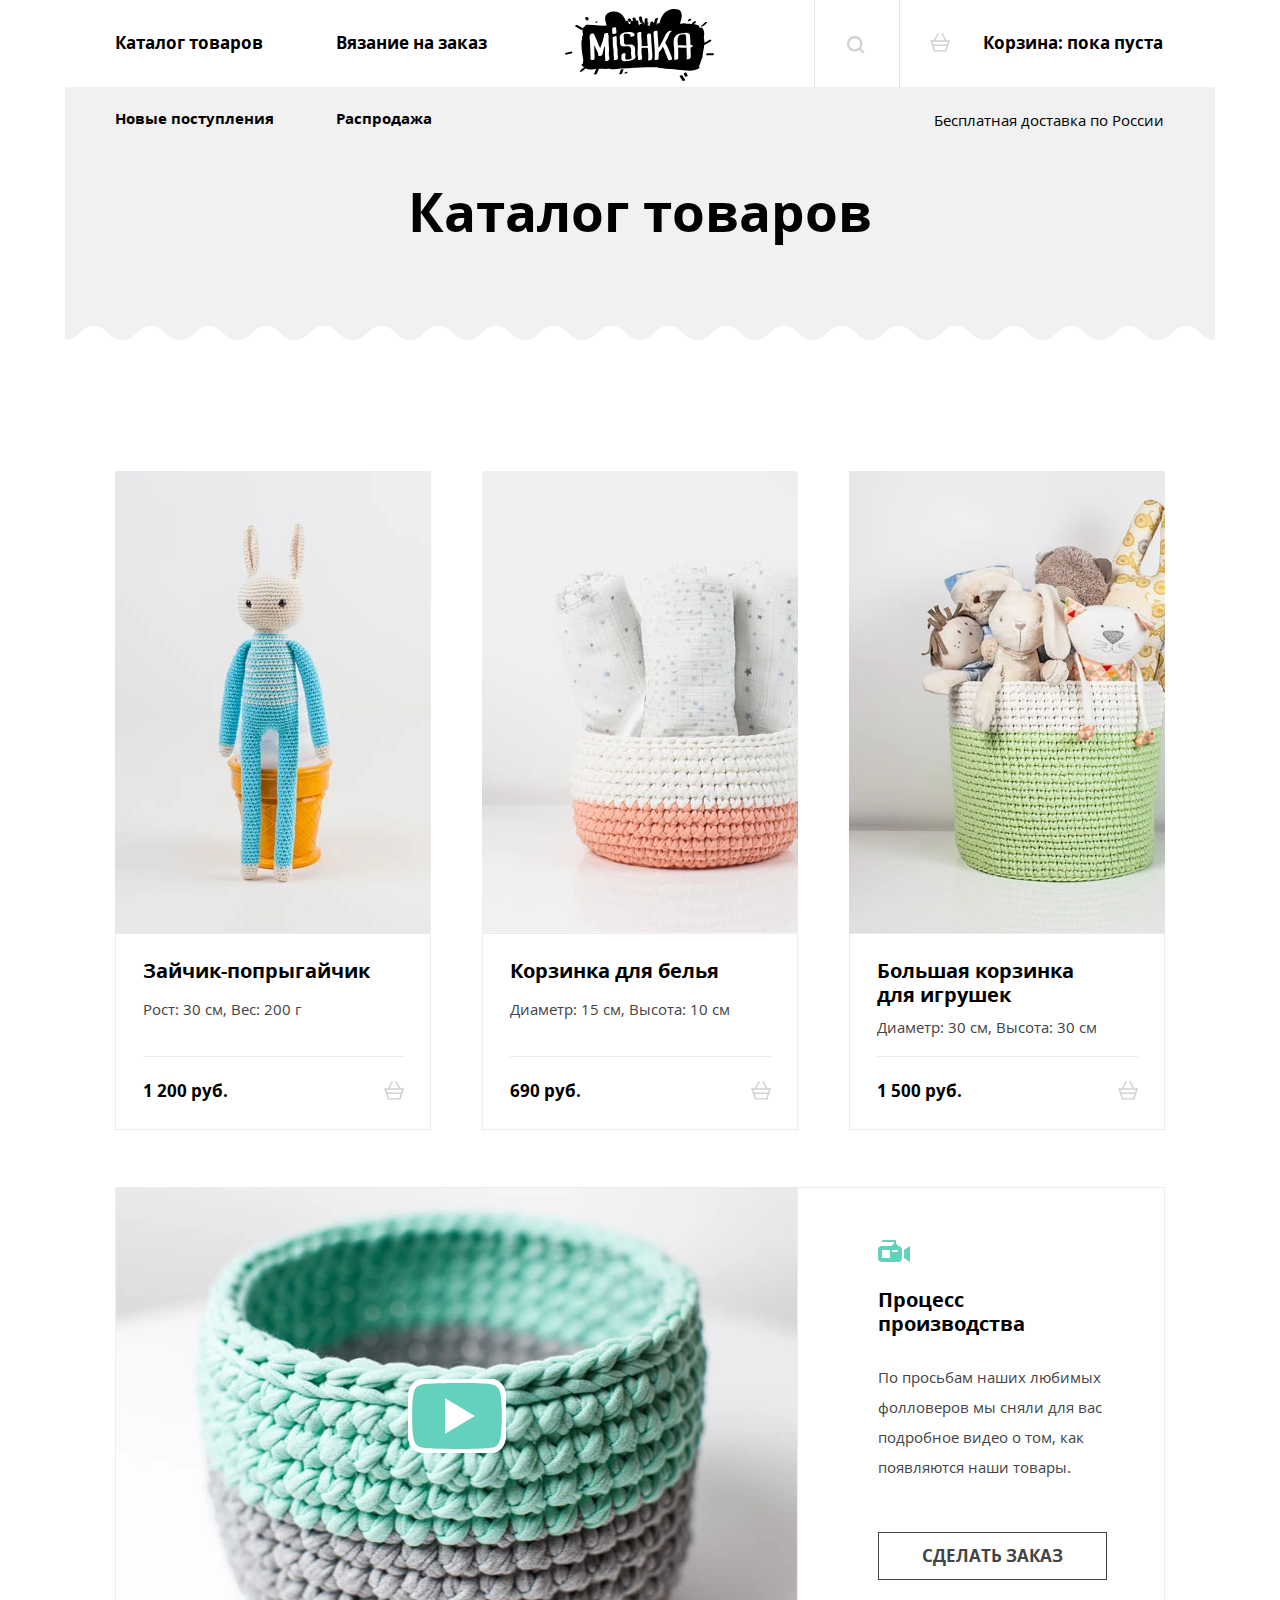
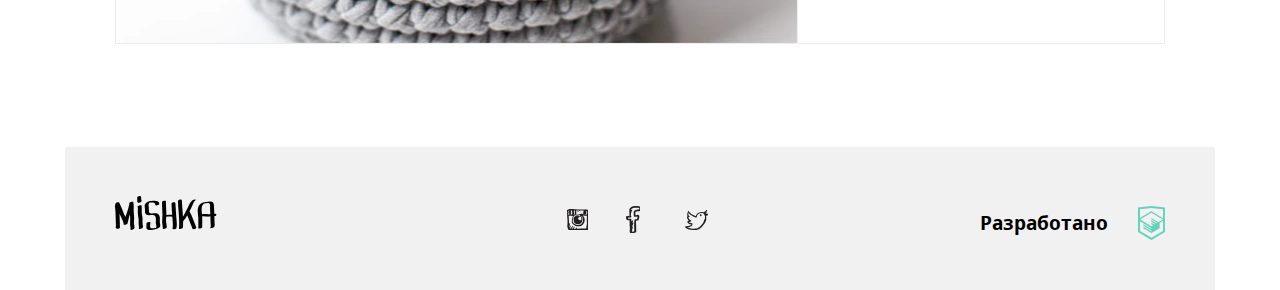
<file: catalog.html>
<!DOCTYPE html>
<html lang="ru">
<head>
  <meta charset="utf-8">
  <title>Каталог товаров в интернет-магазине Мишка</title>
  <meta name="viewport" content="width=device-width,initial-scale=1">
  <link rel="preload" href="fonts/opensans.woff2" as="font" crossorigin="anonymous">
  <link rel="preload" href="fonts/opensansbold.woff2" as="font" crossorigin="anonymous">
  <link rel="stylesheet" href="css/style.min.css">
  <script>
    document.createElement( "picture" );
  </script>
  <script src="js/picturefill.min.js" async=""></script>
</head>
<body>
  <div style="display:none">
      <svg xmlns="http://www.w3.org/2000/svg" xmlns:xlink="http://www.w3.org/1999/xlink"><symbol id="logo-footer"><path d="M19.135 21.495c-.083-2.683-.51-5.347-.475-8.035.028-2.174.389-4.41-.36-6.495.047-.237.096-.473.14-.711.193-1.045-3.271-.492-3.813.464-.343.28-.519.615-.375.957.037.086.069.174.102.261-.656 3.204-1.57 6.306-2.621 9.412-.402 1.188-.888 2.349-1.298 3.533-.582-1.104-1.169-2.194-1.643-3.377-1.374-3.433-2.612-6.902-4.287-10.206.19-1.528-3.204-1.368-3.873.032-.809 1.694-.705 3.403-.438 5.214.3 2.042.353 4.05.377 6.111.047 3.976.358 7.943.417 11.919-.354.395-.461.881-.091 1.375.162.216.361.382.571.549.904.724 3.5.107 3.496-1.271-.014-4.123-.312-8.238-.42-12.358a98.054 98.054 0 0 1-.024-1.21l.171.434c.64 1.604 1.31 3.163 2.185 4.654.868 1.478 1.303 3.064 1.803 4.677-.189.217-.303.462-.233.708-.039.18.07.292.251.36.639.548 1.841.274 2.509-.007a6.07 6.07 0 0 0 .826-.424c.345-.212.883-.679.729-1.159l-.087-.279c.47-1.27.709-2.589.965-3.93.272-1.428.782-2.78 1.295-4.133.052.619.106 1.238.156 1.855.204 2.554.033 5.072.007 7.626-.008.847.054 1.633.219 2.461.068.343.367 1.808.281 1.887-.611.564-.433 1.257.385 1.437.915.201 2.081-.105 2.77-.742 1.198-1.106.632-2.845.361-4.241-.452-2.342.095-4.964.022-7.348zm8.364.675c-.074-1.988-.765-3.862-.774-5.872-.011-2.305.181-4.593-.155-6.886-.106-.725-4.056.1-3.917 1.05.309 2.11.197 4.229.159 6.354-.037 2.044.468 3.898.73 5.904.269 2.054-.084 4.157.149 6.213.109.962.75 2.743.089 3.58-.42.532 1.469.342 1.553.326.769-.142 1.793-.392 2.304-1.038.653-.828.196-2.426.053-3.357-.316-2.059-.114-4.195-.191-6.274zm16.329-3.319c-2.062-2.784-5.889-.78-8.561-1.54-1.377-.392-1.395-2.271-1.392-3.396.004-1.426-.114-2.732-.273-4.146-.119-1.052-.024-2.121.746-2.904.142-.144.859-.336.81-.339a8.132 8.132 0 0 1 1.067-.093c1.549-.066 4.613.232 4.019 2.483-.266 1.01 3.596.431 3.877-.637 1.213-4.598-7.284-3.714-9.686-3.078-2.21.588-4.648 1.846-4.775 4.399-.061 1.219.273 2.379.325 3.587.061 1.39-.198 2.776.289 4.118 1.082 2.982 5.52 1.576 7.778 1.745 3.845.287 2.697 5.469 2.748 7.883.027 1.288 1.181 3.429.211 4.507-.595.662-1.982.699-2.792.768-.813.068-2.201.312-2.742-.461-.993-1.418.091-3.799-.121-5.425-.121-.924-4.066-.095-3.917 1.05.342 2.627-1.399 6.145 2.402 6.596 2.441.289 5.191-.161 7.5-.928 1.196-.396 2.307-.942 3.243-1.793 1.035-.941.694-2.348.417-3.547-.677-2.918.731-6.279-1.173-8.849zm17.327-.189c-.122-3.777-.69-7.513-.706-11.297-.008-1.971-3.963-1.305-3.957.343.015 3.608.497 7.167.682 10.764l.013.221c-1.949-.018-3.899.177-5.853.246.201-4.633-.611-9.227-.435-13.857.022-.582-3.874-.09-3.917 1.049-.171 4.475.587 8.915.453 13.392-.064 2.136-.245 4.264-.259 6.402-.007 1.095.171 2.183.329 3.263.146.999.484 2.331.182 3.318-.237.772 3.561.29 3.862-.694.544-1.778-.222-4.039-.405-5.839-.175-1.725-.039-3.499.083-5.248 2.03-.13 4.059-.297 6.08-.012.09 1.378.196 2.754.322 4.134a45.83 45.83 0 0 1 .196 3.475c.015 1.019.142 2.496-.221 3.461-.773 2.057 3.15 1.889 3.723.364.703-1.87.502-4.199.383-6.164-.148-2.443-.477-4.874-.555-7.321zm16.932 4.474c-.939-2.758-2.373-5.177-3.616-7.797 1.001-1.949 2.018-3.898 2.932-5.888.831-1.808 1.446-3.819 3.08-5.092.574-.447.55-.896-.255-.951-.875-.061-2.064.192-2.77.742-1.485 1.158-2.427 2.563-3.201 4.268a160.304 160.304 0 0 1-2.914 6.075l-.224.443c-.49.315-.785.762-.639 1.266-.792 1.563-1.6 3.117-2.499 4.61-.299-5.534-.955-11.061-1.15-16.6-.045-1.27-3.971-.479-3.917 1.049.243 6.868 1.219 13.719 1.286 20.587l-.047.051c-.301.308-.19.494.051.602a60.756 60.756 0 0 1-.209 5.254c-.472.745.463 1.139 1.084 1.139h.096c.739 0 2.626-.35 2.718-1.364.191-2.1.251-4.196.232-6.291 1.59-1.715 2.89-3.63 4.055-5.635.759 1.48 1.482 2.972 1.989 4.582.861 2.741 2.299 5.261 3.131 8.014.544 1.806 4.457.738 3.917-1.049-.829-2.753-2.204-5.297-3.13-8.015zm23.503-4.635c-.21-.832-1.372-.849-2.271-.77-.012-.335-.02-.671-.036-1.006-.125-2.661-.165-5.379-.392-8.032-.209-2.458-1.585-3.337-3.972-3.247-2.416.092-5.229.527-7.482 1.403-2.607 1.014-4.058 2.935-4.559 5.681-.549 3.014.24 6.219.373 9.246.154 3.503.066 7.014.062 10.519 0 .573 3.916.031 3.917-1.049.003-2.776.042-5.551 0-8.327a52.196 52.196 0 0 0-.102-2.444c1.369-.593 3.687.012 5.05.141 1.107.104 2.169-.166 3.244-.292.021 2.312.107 4.635.202 6.944.049 1.184.477 3.53-.354 4.511-.437.516 1.48.343 1.555.33.793-.146 1.761-.401 2.303-1.041.949-1.12.456-3.79.401-5.126-.078-1.91-.102-3.824-.141-5.737 1.154-.147 2.417-.854 2.202-1.704zm-14.618-.15c-.103-1.245-.217-2.49-.303-3.743-.16-2.331.117-5.583 2.29-6.999.58-.379 1.675-.315 2.354-.438.97-.176 1.956-.389 2.829.19 1.21.802.912 3.657.911 4.869-.003 2.005.207 4.001.31 6.003-.552.055-1.111.089-1.683.076-2.286-.053-4.544-.413-6.708.042zM24.108 6.7a3.157 3.157 0 0 0 1.477-.524l.256-.216c.52-.335.972-.827.728-1.361-.504-1.105-.423-2.231-.416-3.414.006-.958-.963-1.246-1.781-1.174-.723.063-2.168.581-2.175 1.52-.006.993-.071 2.016.109 2.992-.047.113-.074.239-.104.355-.055.212.016.42.142.59l.002.134.015.335a.901.901 0 0 0 .429.53c.388.233.878.275 1.318.233z"></path></symbol><symbol id="logo-htmlacademy"><path d="M13.62.017L13.472 0 0 1.412v24.661l13.473 8.017 13.43-7.99.042-.025V1.412L13.62.017zm11.399 12.11L13.495 5.334l-.001-.104-.087.05-.088-.056v.109L1.925 12.118V3.147l11.548-1.212L25.02 3.147v8.98zm-11.614-5.34L24.923 13.5l-4.479 2.64-7.093-4.221-.014 1.415 5.904 3.513-.86.507-5.03-2.992-.014 1.415 3.827 2.275-.782.523-3.031-1.787-.014 1.413 1.853 1.091-1.8 1.081-11.356-6.751 11.371-6.835zm-11.48 8.34l11.411 6.791.016 1.044-7.942-4.728-.015 1.416 7.979 4.795.018 1.076-7.973-4.74-.013 1.414 8.021 4.822.046.025 8.143-4.872-.011-5.177 3.415-2.036v10.021L13.472 31.85 1.925 24.979v-9.852z"></path></symbol><symbol id="icon-cart" viewbox="264.205 370.961 20.294 18.849"><path d="M283.75 378.19h-3.151l-3.407-6.814a.75.75 0 1 0-1.341.671l3.071 6.143h-9.138l3.072-6.143a.75.75 0 0 0-1.341-.671l-3.407 6.814h-3.151a.75.75 0 0 0 0 1.5h.157l.855 2.991a.737.737 0 0 0-.316.595c0 .396.309.71.697.739l1.656 5.795h12.697l1.656-5.795a.745.745 0 0 0 .698-.739.738.738 0 0 0-.316-.596l.854-2.991h.157a.75.75 0 1 0-.002-1.499zm-4.181 10.121h-10.433l-1.224-4.284h12.881l-1.224 4.284zm1.653-5.785h-13.739l-.81-2.836h15.359l-.81 2.836z"></path></symbol><symbol id="icon-fb" viewbox="56.519 49.996 14.962 27.718"><path d="M68.181 55.188c1.026.029 1.993 0 2.681-.3.391-.818.556-1.854.619-2.989-.19-.015-.062-.337-.207-.399-.029-.202-.278-.195-.309-.398-.277-.165-.457-.422-.723-.598-.727-.162-1.44-.335-2.164-.499-.849.044-1.895-.103-2.58.1-2.619-.04-3.997 1.12-5.259 2.392-.023.078-.003.197-.105.199-.574 1.587-.125 3.621-.204 5.581.099.436.107.958.204 1.395-.998.296-2.212.387-3.402.499-.317.324-.178 1.089-.206 1.693.085.583.278 1.06.413 1.595.211.193.596.396.825.498.065.029.071.082.103.1.506.268 1.451.008 2.268.1-.136 1.978.256 3.915 0 5.68.007.327.295.382.208.798-.001.963-.067 1.99.208 2.69-.287.455-.497.982-.415 1.794.122.016.114.157.105.299-.075.47.643.175.515.698.162.456-.428.184-.413.498v.896c.53.285 1.462.182 2.268.199.908-.419 2.188-.479 2.785-1.196.459.235.916-.014 1.238-.199-.018-.315.273-.333.205-.698-.004-.328-.173-.496-.103-.896v-2.89c-.206-2.293-.048-4.938-.309-7.176.888-.105 1.917-.075 2.578-.398.357-.451.377-1.23.516-1.895.177-.226.221-.583.206-.996.19-.213.068-.729.104-1.096-.141-.595-.168-1.3-.825-1.39-.884-.235-2.043.595-2.991.299.049-1.134-.293-2.342 0-3.388.746-.181 1.446-.4 2.166-.602zm-3.818 4.783c.117.254.254.486.414.698.079.022.203.003.205.101a10.319 10.319 0 0 0 3.096-.299c0 .998-.271 1.733-.518 2.492-.662.045-1.467.3-1.958.198-.276.165-.372.506-.62.698-.049.441.142.495 0 .797-.201.137-.055.611-.205.796v1.496c.085.281-.146.258-.104.497v3.488c-.085.281.146.258.104.498v2.989c.063.271-.132.791.103.896-.07.364-.412-.021-.824.1-.528.122-.926.369-1.548.4.117-.353.32-.622.311-1.097.049-.381-.365-.312-.516-.49.193-.644.562-1.117.722-1.793.197-.515.714-1.298.31-1.794-.522-.105-.521.293-.826.398-.022.077-.002.196-.103.199-.023.077-.003.196-.103.199.01.12-.151.062 0 0 .022-.078.002-.197.103-.199.023-.077.002-.197.103-.199v-.299c.368-.575.67-1.214.826-1.993.191-.28.283-.656.412-.997.156-.262.34-.869.104-1.195-.517.033-.796.295-.93.697-.32-.189.161-.434.104-.697.138-.231.169-.566.309-.797.202-.413.564-1.304 0-1.596-.438-.023-.612.207-.723.498-.214.191-.43.383-.516.698-.373-.07-.143-.727-.206-1.097-.067-.52.122-.899 0-1.195-.56-.799-2.026-.105-3.197-.299-.108-.307-.222-.984-.104-1.195 1.045-.088 2.479.201 3.197-.199.024-.078.003-.197.104-.199.094-.723-.271-1-.515-1.396.232-.806.04-2.02.104-2.989.233-.141.328-.414.515-.598.112-.955.673-1.476.722-2.49-.273.001-.607-.055-.619.199-.302-.114-.382.479-.515.199-.112-.541.246-.626.309-.997.599-.418 1.212-.82 1.856-1.195 1.741-.244 4.648-.449 6.086.198.051.616-.287.854-.207 1.496h-1.546c-1.092.24-1.987.672-2.991.997-.24.066-.276.331-.516.398-.036.396-.225.646-.311.996-.079 1.431.133 2.589.102 3.978z"></path></symbol><symbol id="icon-feature-ball"><path d="M.286 14.069a17.244 17.244 0 0 0 .008 6.301l4.121-3.21-4.129-3.091zM24.403 1.585C19.62-.623 13.959-.559 9.149 1.992l7.513 5.625 7.741-6.032zm9.498 11.59l-4.811 3.748 4.936 3.695a17.248 17.248 0 0 0-.125-7.443zM9.209 32.414c4.844 2.534 10.724 2.65 15.73.113l-8.096-6.062-7.634 5.949zM7.914 14.433L1.681 9.767c-.32.669-.595 1.356-.825 2.056l5.308 3.974 1.75-1.364zm10.679 10.669l8.336 6.242a17.184 17.184 0 0 0 1.74-1.372l-8.326-6.234-1.75 1.364zm-7.18-13.395L4.002 6.158a17.073 17.073 0 0 0-1.269 1.723l6.931 5.189 1.749-1.363zm10.68 10.668l8.092 6.059c.471-.544.904-1.112 1.297-1.701l-7.639-5.721-1.75 1.363zM14.913 8.98L7.196 3.203a17.436 17.436 0 0 0-1.709 1.394l7.676 5.747 1.75-1.364zm10.679 10.669l6.972 5.221c.33-.662.615-1.341.855-2.033l-6.077-4.55-1.75 1.362zm.856-16.943L.88 22.626c.233.698.513 1.386.839 2.059l26.52-20.663a17.006 17.006 0 0 0-1.791-1.316zm4.295 3.918a17.418 17.418 0 0 0-.939-1.106L2.786 26.567a17.144 17.144 0 0 0 1.279 1.717l27.09-21.108c-.134-.186-.269-.37-.412-.552zm1.555 2.375L5.552 29.838c.544.501 1.114.962 1.708 1.382l25.962-20.228a17.158 17.158 0 0 0-.924-1.993z"></path></symbol><symbol id="icon-feature-flower" viewbox="8.014 4.35 31.972 37.301"><path fill="#63d1bb" d="M24 41.65c8.827 0 15.986-7.159 15.986-15.986C31.158 25.664 24 32.822 24 41.65zM12.641 20.78a4.442 4.442 0 0 0 4.44 4.441c.932 0 1.803-.294 2.513-.782l-.036.337c0 2.451 1.99 4.441 4.441 4.441s4.44-1.99 4.44-4.441l-.036-.337a4.396 4.396 0 0 0 2.514.782c2.451 0 4.44-1.99 4.44-4.441a4.418 4.418 0 0 0-2.54-3.997 4.434 4.434 0 0 0 2.54-3.997 4.441 4.441 0 0 0-6.954-3.659l.037-.337a4.441 4.441 0 0 0-8.881 0l.036.337a4.392 4.392 0 0 0-2.513-.781 4.442 4.442 0 0 0-4.44 4.44 4.42 4.42 0 0 0 2.54 3.997 4.42 4.42 0 0 0-2.541 3.997zM24 12.343a4.441 4.441 0 0 1 4.44 4.44 4.441 4.441 0 0 1-8.881 0c0-2.451 1.99-4.44 4.441-4.44zM8.014 25.664c0 8.827 7.158 15.986 15.986 15.986 0-8.828-7.158-15.986-15.986-15.986z"></path></symbol><symbol id="icon-feature-gift" viewbox="239.665 239.757 32.666 32.486"><path fill="#63d1bb" d="M242.56 272.243h12.504v-13.91H242.56v13.91zm28.182-23.62h-7.335c.521-.267.984-.549 1.396-.845 1.588-1.133 2.424-2.57 2.42-3.999.002-1.169-.556-2.202-1.359-2.901a4.585 4.585 0 0 0-3.016-1.121c-1.22-.001-2.352.421-3.32 1.069-1.459.979-2.606 2.451-3.424 4.067-.039.079-.078.157-.115.236a12.944 12.944 0 0 0-1.041-1.792c-.691-.985-1.523-1.86-2.497-2.511-.97-.646-2.103-1.069-3.322-1.069-1.213.004-2.323.514-3.155 1.295-.828.783-1.41 1.885-1.412 3.135-.002.73.211 1.494.649 2.188.552.872 1.424 1.628 2.633 2.248h-6.588c-.878 0-1.591.712-1.591 1.59v5.897h15.396v-7.488h1.873v7.488h15.396v-5.897a1.585 1.585 0 0 0-1.588-1.59m-22.362-2.339c-.622-.391-1-.785-1.22-1.135-.22-.354-.294-.662-.296-.963-.004-.504.248-1.042.691-1.461.437-.415 1.028-.667 1.562-.667h.013c.685 0 1.366.231 2.046.683 1.018.671 1.975 1.85 2.645 3.187.342.676.609 1.39.789 2.087-3.082-.321-5.078-1.002-6.23-1.731m10.537-1.627c.557-.797 1.21-1.466 1.887-1.916.68-.451 1.362-.683 2.047-.683h.006c.574 0 1.117.22 1.494.55.377.336.571.739.573 1.171-.004.512-.272 1.259-1.467 2.132-1.138.825-3.101 1.673-6.127 2.265a10.57 10.57 0 0 1 1.587-3.519m-1.98 27.586h12.506v-13.91h-12.506v13.91z"></path></symbol><symbol id="icon-feature-heart" viewbox="47.475 50.071 33.05 27.857"><path fill="#63d1bb" d="M80.525 58.808a8.736 8.736 0 0 0-8.736-8.736A8.727 8.727 0 0 0 64 54.865a8.727 8.727 0 0 0-7.789-4.793 8.736 8.736 0 0 0-8.736 8.736c0 9.127 14.657 19.121 16.525 19.121 1.869 0 16.525-9.95 16.525-19.121z"></path></symbol><symbol id="icon-feature-money" viewbox="46.212 56.834 46.575 27.332"><path d="M88.882 56.834H50.116a3.905 3.905 0 0 0-3.904 3.905V80.26a3.905 3.905 0 0 0 3.904 3.905h38.766a3.906 3.906 0 0 0 3.905-3.905V60.739a3.906 3.906 0 0 0-3.905-3.905zm-39.647 24.95V59.551h40.202v22.233H49.235z"></path><path d="M53.14 77.88h32.395V63.456H53.14V77.88zM69.5 65.354a5.315 5.315 0 1 1 0 10.63 5.315 5.315 0 0 1 0-10.63z"></path></symbol><symbol id="icon-feature-rocket" viewbox="612.532 500.386 54.156 23.183"><path d="M652.844 506.098c-3.647-.971-7.839-1.667-12.359-1.666a46.394 46.394 0 0 0-7.71.623l-6.784-4.668-13.456.005 5.811 6.184h8.447c-4.58 1.598-6.759 3.515-6.759 3.515l.002 3.777s2.313 1.912 6.931 3.518l-8.623-.005-5.811 6.188 13.455.002 6.816-4.692c2.261.398 4.822.647 7.681.648 4.522-.001 8.712-.697 12.36-1.667-1.176-1.775-1.915-3.743-1.918-5.877.003-2.141.738-4.112 1.917-5.885zm3.423 1.034c-1.284 1.605-1.969 3.25-1.965 4.84-.007 1.597.677 3.238 1.968 4.847 6.399-2.162 10.419-4.841 10.419-4.841s-4.019-2.68-10.422-4.846z"></path></symbol><symbol id="icon-flag" viewbox="-11.34 -28.346 46.68 81.691"><path fill="#63D1BB" d="M-3.561-24.455v38.9l38.9-19.451-38.9-19.449zm-7.779 77.801v-81.691h3.805v81.691h-3.805z"></path><path fill="#231F20" d="M-11.34-28.346h3.805v81.691h-3.805z"></path></symbol><symbol id="icon-insta" viewbox="53.115 53.19 21.769 21.334"><path d="M74.881 65.336c-.013-2.395-.344-4.788-.303-7.135a37.854 37.854 0 0 0-.152-2.278c-.105-.3-.111-.699-.152-1.062-.26-.17-.222-.64-.456-.835-.423-.233-1.201-.114-1.744-.22-.657-.026-1.254-.115-1.899-.153-1.936-.101-3.973-.076-5.996-.076-2.001 0-3.954-.145-5.695-.379h-2.202c-.097.004-.105.098-.227.076-.599.034-1.077.188-1.595.303-.21.119-.421.235-.683.304-.136.192-.513.145-.607.379-.186.212.185.451 0 .607v.911c.173.13.027.58.075.835v.987c-.017 1.281.134 2.397.076 3.72.467 2.762.374 6.537.076 9.413.155.579.363 1.105.455 1.746.256.479.335 1.133.683 1.52.502.206 1.233.186 1.898.229.383.098.667.293 1.14.3 2.843-.21 5.496-.154 8.427-.229 2.704.24 5.802.188 8.275-.228.195-.134.128-.529.228-.76-.056-.385.207-.449.228-.759.131-2.395.164-4.789.15-7.216zm-12.982-6.225c.757-.153 1.48-.341 2.429-.304.71.076 1.287.283 1.897.456.116.184-.243.547.153.684v.076c.059.017.149.002.151.076.445.035.794.167 1.063.379.45.055.536.476 1.138.3-.091.213-.084.524-.075.835.324 1.183.475 2.81.303 4.252-.164.163-.215.442-.303.683-.311.322-.481.785-.836 1.062-.095.236-.25.408-.454.533-.116.213-.206.452-.457.53-.298.163-.577.011-.834-.076-.446.162-.904.312-1.215.607-.816-.096-1.648-.175-2.43-.304-.242-.139-.487-.273-.835-.305a1.997 1.997 0 0 0-.836-.455c-.101-.127-.337-.118-.455-.229-.198-.029-.229-.227-.456-.229-.118-.412-.443-.618-.532-1.062-.226-.331-.308-.805-.455-1.215-.043-1.434.091-2.692.379-3.796.346-.591.779-1.094 1.138-1.67.249.021.365-.09.38-.304.306.053.434-.072.684-.075.257.008.269-.309.458-.449zm-1.67-2.733c-.117-.263-.066-.691-.075-1.062-.007-.285.278-.279.304-.532-.003-.074-.093-.059-.152-.076.126-.146.701-.097.834 0 .132.537-.354.455-.531.684.011.167.322.032.456.076.029.854-.059 1.496 0 2.202h-.456c-.007.234.229.226.456.228-.059.286.092.363.075.607-.226.153-.716.042-1.062.075-.103-.594.235-1.375.151-2.202zm-.683-1.594c.088-.013.134.016.151.076.179.253.01.683-.076.911-.173-.179-.026-.682-.075-.987zm.152 1.822c-.132-.069-.168-.237-.152-.456.132.071.167.238.152.456zm0 1.367c-.058.139-.082-.045-.076-.152.058-.139.081.045.076.152zm-.152.228c.175-.024.084.219.228.227-.009.193-.283.179-.38.077.039-.112.113-.193.152-.304zm-2.354-1.216c.006-.108.013-.214-.076-.228-.073-.733.13-1.415 0-1.973.25-.155.769-.042 1.139-.077v1.139c-.088.064-.203.101-.379.077-.054.28.324.131.379.304.008.853-.056 1.777.152 2.429-.565-.059-.906.107-1.442.076.097-.612-.019-1.435.531-1.594-.012-.141-.257-.047-.304-.153zm-.531 0c-.204.021-.217-.534-.077-.607.328.006.249.501.077.607zm-.152.988c.077-.312.034-.304.075-.683.228.013.26.77-.075.683zm.228-2.05c-.263.054-.273-.266-.153-.38.263-.053.272.267.153.38zm0-1.139c.033.159-.052.201-.076.304-.176.023-.084-.219-.229-.229.025-.102.191-.062.305-.075zm-.228 3.721c.148-.031.11.345-.076.227a.363.363 0 0 0 .076-.227zm-.684-3.721c.029.259-.438.32-.379 0h.379zm-.987.076c-.034.219-.326.179-.379.379-.214-.17.084-.468.379-.379zm-.455.759c.226-.205.451-.41.684-.607-.021-.123.071-.131.076-.228h.229c.102.381-.261.296-.305.531.021.122-.072.131-.075.227.02.335.121.588.075.988-.27.008-.276.28-.607.227.022-.428-.135-.674-.077-1.138zm.076 3.265V57.29c.195-.185.396-.364.607-.532.295.489.179 1.392.455 1.897-.275.157-.75.111-1.062.229zM72.68 69.968c-.109.954-.158 1.968-.379 2.809-2.89.123-6.02.005-8.883.153-.199.045-.273-.031-.229-.229-.253 0-.258.247-.531.229.201-.336.438-.898.151-1.291-.797.013-.797.821-1.138 1.291-.686-.053-1.137.127-1.823.075.18-.705.75-1.021.911-1.745-.395-.55-.989.138-1.214.455-.204.48-.557.81-.76 1.29H57.8c.238-.469.489-.926.759-1.366.171-.512.625-.741.683-1.367-.157-.28-.42-.029-.683 0-.123.182-.272.335-.38.531-.232.376-.501.714-.684 1.14-.181.208-.335.003-.53.227-.389.271-.581.736-.988.987-.174-.06.039-.356.153-.38.045-.181-.096-.55.075-.607.063-.366.212-.647.379-.91.119-.742.521-1.199.684-1.898-.559.099-.674.643-.988.987-.212.445-.542.772-.683 1.291-.174-.131-.028-.58-.076-.836.122-.586.298-1.119.38-1.746.133-.22.173-.535.228-.834.168-.209.046-.61-.077-.761-.226.027-.374.133-.455.304-.192-.032-.193.506-.304.304-.045-2.587-.451-4.812-.456-7.438.026-.331-.183-.424-.228-.685 1.629.028 3.121.091 4.783.229-.089.139-.199.257-.304.379-.144.07-.226.173-.378.304-.604 1.653-.975 3.984-.607 6.15.229.58.589 1.029.986 1.441.907.485 1.635 1.149 2.506 1.671 1.701.361 3.84.369 5.541 0 .236-.12.484-.226.685-.38 1.364-1.242 2.753-2.459 2.961-4.859v-1.367c-.197-1.598-.688-2.905-1.747-3.644.331-.22 1.099.043 1.67.076.223.013.447.014.684 0 .408-.024.928-.055 1.443 0 .144.187.113.544.228.76-.062 1.684-.192 3.3-.152 5.087.103.454.127.986.229 1.441-.091.973-.237 1.89-.457 2.732zm.379-11.16c-.639-.12-1.232-.284-1.897-.379.072-.333.799-.01.987-.228.385-.223.295-.92.304-1.51.032-.348.114-.644.076-1.063-.401-.951-1.783-.421-2.886-.455-.225.718-.47 1.8-.304 2.657.169.49 1.024.292 1.519.456-.14.332-.688.057-.987.076-.296-.083-.707-.052-.986-.151-2.285.078-4.284.004-6.529.151.117-1.248.063-2.465-.076-3.645h3.112c-.344.364-.912.507-1.29.835-.44.244-.861.505-1.139.911.249.134.535-.245.759-.379.355-.074.479-.381.835-.455.423-.438 1.096-.625 1.67-.912.378-.022.697.013.987.077 1.283.007 2.456.126 3.796.076.614.145 1.45.069 1.974.304.107.298.231.579.305.911.008.986-.149 1.816-.23 2.723zm-5.845-3.72c.11-.047-.009-.092 0 0zm0 0c-.529.154-1.019.348-1.367.682.484-.198 1.059-.306 1.367-.682zm1.062.607c.111-.047-.007-.091 0 0zm-1.746.911c.727-.158 1.181-.591 1.746-.911-.437.019-.592.32-.987.379-.215.217-.6.26-.759.532zm-.683-.835c-.111.047.007.092 0 0zm-.683.607c.11-.046-.008-.092 0 0zm-.075.076c.063.014.07-.03.075-.076-.064-.014-.072.03-.075.076zm-.077.076c.064.014.072-.03.077-.076-.067-.013-.072.029-.077.076zm-.834.608c.346-.134.613-.348.834-.607a2.018 2.018 0 0 0-.834.607zm2.276.987c.533-.049.749-.416 1.215-.531.284-.298.784-.381.987-.76-.56.023-.766.399-1.216.531-.284.297-.751.413-.986.76zm-2.276-.987c-.317-.074-.016.227 0 0zm-.533.379c.021.021.115-.037.076-.077-.021-.02-.116.038-.076.077zm2.809.608c-.11.047.007.091 0 0zm-1.14 1.821c-.223-.231-.676-.233-.986-.379-.697-.038-1.223.093-1.746.229-.304.151-.607.304-.91.454-.266.166-.444.417-.76.532-.205.225-.352.51-.684.607-.004.223-.173.281-.304.379-.089.115-.094.312-.227.381-.007.12.036.29-.076.303.108 1.512.291 2.948.683 4.177.287.623.975.846 1.442 1.29.589.297 1.328.444 2.126.531.277-.052.553-.105.911-.076a5.088 5.088 0 0 0 2.81-1.441c.1-.281.252-.508.455-.684-.254-.671.293-1.098.455-1.59.002-1.344-.201-2.48-.607-3.415-.256-.579-.92-.751-1.366-1.139-.059-.018-.15-.003-.151-.077-.269-.136-.733-.239-1.065-.082zm-3.415 4.327c-.113-.063-.109-.244-.152-.379.256-.078.118.237.152.379zm.076.305c.041-.117.079-.006.076.075-.04.118-.079.005-.076-.075zm.456-2.051c.015-.086.075-.042.075 0-.014.087-.075.043-.075 0zm1.67-2.125c-.203.258.041.576.077.836-.305-.039-.574-.887-.077-.836zm.379 3.948c-.04-.038.055-.097.076-.076.04.038-.054.097-.076.076zm.759 2.884c.034-.109.066.008.152 0-.018.097-.15.077-.152 0zm2.201-2.581c-.233-.057-.145.208-.379.152.069-.159.118-.338.229-.455.134.019.172.13.15.303zm-1.137-3.796c.211.119.441.217.606.381.085.219.243.363.38.529.058.778.179 1.492.151 2.354-.257.099-.438.271-.683.381-.78-.006-1.358-.212-1.897-.456-.171-.259-.355-.505-.532-.759v-1.062c.17-.185.319-.391.456-.607.228-.127.508-.201.454-.607-.038-.062-.078-.124-.075-.229.158.045.245.159.379.229.323.017.41-.2.761-.154z"></path></symbol><symbol id="icon-interior" viewbox="-259.404 -19.675 40.219 62.411"><path d="M-244.227 18.283c-.286.966-.245 2.191.027 3.639.494 2.635 1.687 6.041 2.358 9.67h5.062c.696-3.641 1.949-7.05 2.471-9.683.287-1.445.33-2.66.041-3.617-.275-.899-.89-1.618-2.021-2.303h-5.997c-1.075.679-1.674 1.391-1.941 2.294zm11.832 19.995h-13.799c-1.293 0-2.299.976-2.299 2.229v2.229h18.397v-2.229c0-1.253-1.006-2.229-2.299-2.229zm7.133-55.724h-11.732c0-1.244-1.015-2.229-2.3-2.229-1.283 0-2.3.985-2.3 2.229h-11.737l-6.073 25.517c.794-.461 1.589-.992 2.632-.992 1.359 0 2.243.818 2.924 1.375.682.557 1.162.849 1.447.849.292.001.769-.287 1.451-.836.681-.548 1.564-1.358 2.915-1.358 1.349 0 2.237.806 2.919 1.354.684.549 1.161.84 1.451.84.146 0 .338-.073.58-.214.242-.141.53-.353.872-.626.512-.411 1.139-.967 1.99-1.218.284-.085.593-.136.93-.136 1.347 0 2.238.805 2.92 1.354.683.548 1.159.84 1.451.84.287-.002.766-.296 1.445-.85.684-.554 1.571-1.367 2.925-1.367 1.356 0 2.239.817 2.919 1.371.342.276.631.489.872.631.24.143.431.214.575.214.288 0 .762-.293 1.442-.854.68-.559 1.567-1.384 2.929-1.384 1.044 0 1.839.533 2.632.997l-6.079-25.507zm-10.619 51.266h-6.864c-.657 0-1.15.479-1.15 1.115 0 .635.493 1.113 1.15 1.113h6.9c.655 0 1.15-.479 1.15-1.113 0-.636-.495-1.115-1.15-1.115h-.036zm-3.414-24.484c-.146 0-.338.074-.58.213-.157.094-.37.261-.57.41v3.731h2.299V9.959c-.505-.378-.908-.623-1.149-.623z"></path></symbol><symbol id="icon-left-arrow"><path d="M50 11.002H7.659l8.174-8.174L13.005 0 0 12.998l.003.003-.003.004 13.005 12.998 2.828-2.828-8.172-8.173H50z"></path></symbol><symbol id="icon-mail"><path d="M28 5H4a4 4 0 0 0-4 4v13a4 4 0 0 0 4 4h24a4 4 0 0 0 4-4V9a4 4 0 0 0-4-4zM2 10.25l6.999 5.25L2 20.75v-10.5zM30 22c0 1.104-.898 2-2 2H4c-1.103 0-2-.896-2-2l7.832-5.875 4.368 3.277a3 3 0 0 0 3.599 0l4.369-3.277L30 22zm0-1.25l-7-5.25 7-5.25v10.5zm-12.801-2.148c-.35.263-.763.4-1.199.4s-.851-.139-1.2-.4L10.665 15.5l-.833-.625L2 9.001V9c0-1.103.897-2 2-2h24c1.102 0 2 .897 2 2l-12.801 9.602z"></path></symbol><symbol id="icon-map-pin"><path fill="#FFF" d="M56.334 9.228c-12.892-12.305-33.773-12.305-46.667 0-12.891 12.297-12.891 32.248 0 44.542 0 0 23.318 21.832 23.318 47.031 0-25.199 23.343-47.031 23.343-47.031 12.897-12.294 12.897-32.245.006-44.542z"></path><path fill="#6BC6B3" d="M47.036 45.522c-.636-3.277.13-6.947.027-10.284-.115-3.755-.713-7.485-.665-11.246.039-3.044.545-6.173-.503-9.091.065-.332.134-.662.195-.995.271-1.463-4.577-.689-5.338.649-.479.393-.726.861-.523 1.339.051.121.097.243.142.365-.917 4.485-2.197 8.827-3.668 13.174-.563 1.663-1.244 3.288-1.817 4.946-.814-1.545-1.638-3.071-2.3-4.728-1.922-4.805-3.656-9.661-6-14.285.266-2.14-4.484-1.916-5.421.044-1.132 2.371-.986 4.763-.613 7.299.42 2.858.494 5.668.528 8.554.066 5.566.502 11.119.584 16.684-.496.552-.646 1.233-.127 1.924.226.302.505.535.799.769 1.265 1.013 4.899.15 4.893-1.779-.02-5.771-.437-11.531-.589-17.299-.015-.565-.025-1.129-.034-1.694.08.203.159.406.24.607.896 2.245 1.833 4.427 3.059 6.514 1.214 2.068 1.824 4.289 2.523 6.547-.265.303-.423.647-.326.991-.055.251.099.409.352.504.894.766 2.578.383 3.513-.01a8.28 8.28 0 0 0 1.155-.593c.483-.297 1.236-.95 1.021-1.622a44.64 44.64 0 0 1-.121-.391c.657-1.776.992-3.625 1.352-5.5.381-2 1.095-3.892 1.812-5.786.073.867.149 1.732.219 2.597.285 3.575.046 7.099.011 10.674a16.22 16.22 0 0 0 .306 3.445c.096.479.514 2.53.394 2.642-.855.79-.606 1.759.539 2.011 1.279.281 2.912-.148 3.877-1.039 1.675-1.548.882-3.98.504-5.937z"></path></symbol><symbol id="icon-menu-close"><path fill="#231F20" d="M20.513 1.414L19.099 0l-8.843 8.842L1.414 0 0 1.414l8.842 8.842L0 19.098l1.414 1.414 8.842-8.842 8.843 8.842 1.414-1.414-8.842-8.842z"></path></symbol><symbol id="icon-menu-open"><path fill="#231F20" d="M0 0h19.958v2H0zm0 6h19.958v2H0zm0 6h19.958v2H0z"></path></symbol><symbol id="icon-phone"><path d="M17.321 24.333h-1.115c-4.904-.58-8.497-2.857-11.11-5.772C2.473 15.637.402 11.875 0 6.817V5.459c.091-.921.544-1.55 1.067-2.086.65-.666 1.63-1.522 2.522-1.553.659-.022 1.78.451 2.232 1.066.388.53.595 1.59.775 2.378.185.797.6 1.95.485 2.717-.176 1.196-1.764 1.703-2.231 2.572 1.551 3.721 4.089 6.456 7.472 8.345.847-.465 1.595-1.864 2.767-1.892.428-.012.972.209 1.406.34.477.143.891.326 1.311.484.705.266 1.957.621 2.378 1.213.433.61.681 1.608.581 2.231-.194 1.234-2.227 2.603-3.444 3.059zM12.529 1.528c5.949 0 10.771 4.822 10.771 10.771h1.529C24.829 5.507 19.323 0 12.529 0v1.528z"></path><path d="M12.529 9.327v1.552a1.42 1.42 0 0 1 1.421 1.42h1.553a2.973 2.973 0 0 0-2.974-2.972zm0-3.081a6.054 6.054 0 0 1 6.056 6.054h1.588a7.642 7.642 0 0 0-7.644-7.641v1.587z"></path></symbol><symbol id="icon-play" viewbox="247.3 382.56 100.678 76.891"><path fill="#63D1BB" d="M344.255 400.708s-.92-7.008-3.785-10.078c-3.632-4.041-7.674-4.066-9.541-4.297-13.326-1.023-33.303-1.023-33.303-1.023h-.051s-19.978 0-33.304 1.023c-1.867.23-5.908.256-9.54 4.297-2.84 3.096-3.786 10.078-3.786 10.078s-.896 8.211-.896 16.422v7.699c0 8.21.947 16.421.947 16.421s.921 7.009 3.785 10.078c3.632 4.041 8.364 3.913 10.487 4.349 7.622.767 32.356 1.022 32.356 1.022s20.003-.025 33.329-1.048c1.867-.23 5.908-.256 9.54-4.298 2.84-3.069 3.786-10.078 3.786-10.078s.946-8.21.946-16.421v-7.699c-.023-8.236-.97-16.447-.97-16.447z"></path><path fill="#FFF" d="M297.614 459.449h-.016c-1.015-.011-24.946-.266-32.604-1.037l-.14-.014-.137-.028c-.271-.056-.668-.107-1.126-.167-2.503-.328-7.159-.938-10.839-5.019-3.354-3.616-4.377-10.771-4.483-11.576l-.005-.043c-.039-.342-.965-8.463-.965-16.736v-7.699c0-8.266.875-16.378.912-16.72l.009-.071c.108-.802 1.155-7.928 4.474-11.557 3.996-4.439 8.531-4.899 10.712-5.121.192-.02.37-.037.529-.058l.126-.013c13.277-1.019 33.312-1.031 33.514-1.031h.051c.201 0 20.236.013 33.514 1.031l.126.013c.159.021.337.038.529.058 2.179.221 6.71.682 10.704 5.112 3.354 3.616 4.377 10.771 4.483 11.577l.005.043c.039.342.965 8.459.99 16.753v7.708c0 8.273-.926 16.395-.965 16.736l-.007.053c-.108.805-1.156 7.953-4.478 11.562-3.994 4.435-8.527 4.896-10.707 5.117-.193.02-.371.037-.53.057l-.126.013c-13.276 1.02-33.334 1.057-33.535 1.058l-.015-.001zm-31.944-6.497c7.477.729 31.216.989 31.968.997.657-.001 20.135-.049 33.047-1.036.178-.021.371-.041.58-.062 1.836-.186 4.608-.468 7.186-3.335l.026-.029c1.825-1.974 2.853-6.928 3.075-8.552.059-.514.926-8.358.926-16.08v-7.699c-.023-7.76-.896-15.627-.951-16.109-.32-2.382-1.434-6.789-3.066-8.539l-.035-.038c-2.577-2.868-5.351-3.149-7.186-3.336a34.367 34.367 0 0 1-.58-.062c-13.066-.998-32.834-1.011-33.033-1.011h-.051c-.198 0-19.967.013-33.033 1.011a33.29 33.29 0 0 1-.58.062c-1.835.187-4.607.468-7.186 3.336l-.019.021c-1.828 1.993-2.855 6.924-3.082 8.552-.062.591-.875 8.399-.875 16.089v7.699c0 7.749.871 15.598.926 16.083.32 2.381 1.433 6.789 3.066 8.539l.035.039c2.322 2.584 5.303 2.975 7.479 3.259.481.061.939.121 1.363.201z"></path><path fill="#FFF" d="M285.733 403.138v35.708l29.747-17.854z"></path></symbol><symbol id="icon-right-arrow"><path d="M0 11.002h42.341l-8.175-8.174L36.995 0 50 12.998l-.004.003.004.004-13.005 12.998-2.829-2.828 8.173-8.173H0z"></path></symbol><symbol id="icon-search" viewbox="-0.8 -0.8 17.6 17.6"><path d="M16.47 14.93l-3.415-3.415A7.67 7.67 0 0 0 14.6 6.899C14.6 2.646 11.153-.8 6.9-.8S-.8 2.646-.8 6.899s3.446 7.7 7.699 7.7c1.734 0 3.326-.58 4.613-1.546l3.417 3.416c.203.202.418.33.771.33a1.1 1.1 0 0 0 1.1-1.1c0-.24-.061-.499-.33-.769zM1.399 6.899a5.5 5.5 0 1 1 11 0c0 3.038-2.462 5.5-5.5 5.5s-5.5-2.461-5.5-5.5z"></path></symbol><symbol id="icon-tick"><path d="M32.666 1.414L31.252 0 11.338 19.914 1.414 9.989 0 11.403l9.924 9.925 1.414 1.414h.001l1.414-1.414h-.001z"></path></symbol><symbol id="icon-toy" viewbox="226.001 226.19 60 59.62"><path fill="#149080" d="M226.001 269.871l27.438 15.934v-23.346l-27.438-15.94v23.352zm51.346-31.244v2.453c0 1.817-3.458 3.29-7.73 3.29-4.266 0-7.727-1.473-7.727-3.29v-4.059h.024c.26 1.714 3.604 3.073 7.702 3.073 4.272 0 7.729-1.474 7.729-3.285 0-1.819-3.457-3.289-7.729-3.289-.339 0-.675.01-1.002.03l-4.975-2.888v3.086c0 1.817-3.454 3.29-7.723 3.29-2.683 0-5.045-.583-6.433-1.467a3.928 3.928 0 0 0-.732-.586c-.363-.381-.565-.797-.565-1.236v-2.986l-4.807 2.792a21.384 21.384 0 0 0-1.054-.033c-4.267 0-7.727 1.469-7.727 3.289 0 1.811 3.46 3.285 7.727 3.285 4.099 0 7.446-1.358 7.705-3.073h.022v4.059c0 1.817-3.455 3.29-7.727 3.29-4.267 0-7.727-1.473-7.727-3.29v-2.42l-5.952 3.452 27.531 15.986 27.351-15.882-6.181-3.591zm-13.644 10.166c0 1.817-3.46 3.287-7.727 3.287-4.269 0-7.729-1.47-7.729-3.287v-4.059h.024c.26 1.715 3.603 3.076 7.705 3.076 4.101 0 7.443-1.361 7.705-3.076h.021v4.059h.001zm-5.145 13.873v23.144L286 269.871v-23.144l-27.442 15.939zm-2.641-29.904c4.269 0 7.723-1.47 7.723-3.286 0-1.814-3.454-3.287-7.723-3.287-4.27 0-7.729 1.472-7.729 3.287-.001 1.816 3.459 3.286 7.729 3.286"></path></symbol><symbol id="icon-twitter" viewbox="52.253 53.771 23.494 20.168"><path d="M75.706 57.855c-.227-.366-.909-.277-1.407-.371h-1.112c.142-.353.343-.646.52-.963.056-.438.254-.734.223-1.26.129-.167.176-.417.296-.593.104-.144.242-.477.074-.667-.051-.221-.295-.249-.593-.222a.515.515 0 0 0-.222.148c-.448.433-.778 1.014-1.261 1.408-.009.008-.062 0-.074 0-.087.005-.033.046-.075.074-.146.098-.257.152-.369.223-.284.176-.547.445-.891.519-.529-.211-1.156-.326-1.852-.37-1.157.102-2.303.215-3.038.741-.911.35-1.477 1.042-2.149 1.63-.049.32-.342.398-.37.741-.005.045-.012.088-.073.074.043.241-.051.345-.074.519-.001.133.199.431 0 .52-.822-.12-1.485-.63-2.149-.964-.718-.36-1.468-.604-2.074-1.111-.716-.322-1.26-.816-1.778-1.334-.208-.312-.542-.496-.667-.89-.379-.164-.175-.912-.741-.889-.315-.043-.345.199-.444.37-.07.227-.361.232-.371.519-.004.046-.011.088-.074.075-.17 1.089-.527 1.992-.519 3.26.129.415.35.738.593 1.038-.418.051-.716.222-.89.519-.06 1.073.378 1.647.742 2.297.134.384.352.685.593.963.017.229.206.288.296.445.019.105.123.125.149.223-.04.105.289.18.073.221-.413.131-1.016.07-1.259.371-.109.279-.109.833 0 1.111.034.237.282.262.296.519.499.417 1.082.747 1.631 1.112.574.166 1.211.271 1.852.37-.102.343-.338.551-.593.741-.78.381-1.849.474-2.742.74-.555.038-.956.23-1.556.223-.333.127-.854.075-1.112.223-.122.068-.102.096-.222.221-.134.412.111.74.444.89-.005.253.219.276.371.371.089.183.254.29.445.37.544.468 1.268.759 1.927 1.112.83.183 1.648.376 2.52.519.896.116 1.901.124 2.816.222h.963c.511.132 1.23.054 1.853.074.095-.102.322-.073.519-.074.522-.269 1.196-.385 1.631-.74.574-.241.989-.642 1.557-.89.866-.765 1.937-1.324 2.519-2.37.205-.189.351-.438.445-.74.265-.156.385-.454.593-.667.404-.41.706-.924 1.037-1.4.319-.496.576-1.054.89-1.556-.01-.405.306-.484.296-.89.193-.226.177-.662.371-.88-.033-.255.029-.415.074-.594.047-1.281-.047-2.422-.297-3.407.588-.155 1.181-.302 1.631-.593.52-.206.993-.603.808-1.281zm-3.408 4.076c-.153.859-.615 1.41-1.038 2.001.059.379-.104.538-.073.889a4.303 4.303 0 0 0-.371 1.037c-.203.267-.332.606-.519.89-.366.548-.777 1.051-1.186 1.557-.378.56-.912.965-1.334 1.481-.42.493-.942.885-1.407 1.334-.474.17-.89.396-1.26.667a5.06 5.06 0 0 0-.667.296c-.177.146-.499.145-.668.29-1.086.147-2.3.17-3.555.148-1.031-.105-2.115-.159-3.039-.371-.922-.189-1.511-.712-2.297-1.037.153-.242.634-.154.963-.222.031-.166.394-.003.444-.149.257.06.285-.109.52-.07.563-.201 1.23-.302 1.705-.593.282-.138.406-.434.667-.593.033-.189.104-.341.222-.444.047-.275.201-.441.148-.815.111-.21.299-.343.296-.667-.074-.147-.128-.316-.296-.371-.026-.196-.377-.067-.444-.222-.255.032-.416-.029-.593-.075-.154-.043-.487.092-.519-.073-.842-.023-1.3-.43-1.853-.74.431-.262 1.032-.353 1.333-.742.516-.076 1.058-.129 1.112-.666 0-.717-.771-.661-1.333-.815-.773-.66-1.194-1.672-1.779-2.52.238-.157.564-.226.741-.444.454.058.54-.251.667-.52.019-.488-.333-.605-.593-.815a3.49 3.49 0 0 1-.667-.74c-.003-.818-.021-1.652.074-2.372.063-.014.07.029.074.074.227.441.559.775.815 1.186.532.357.925.853 1.556 1.112.452.413 1.108.621 1.557 1.038.601.263 1.158.57 1.704.889.669.194 1.056.673 2.001.593.198-.098.394-.199.593-.297.258-.456-.059-1.079.147-1.63.255-.659.797-1.031 1.26-1.481.29-.155.555-.335.815-.519.347-.098.675-.216.964-.37a6.223 6.223 0 0 0 1.037-.148h1.26c.244.052.475.119.74.148.209.137.38.313.666.371.789.693 1.271 1.696 1.409 3.039-.122.484.053.873.001 1.481zm.296-5.632c-.129.34-.23.707-.593.815-.017-.105-.122-.125-.147-.222-.012-.209.209-.186.296-.296.162-.085.245-.248.444-.297-.007-.09.108-.046 0 0zm-5.484 3.038c.163.135.284.31.519.371.101.221.314.327.594.37.047-.15.346-.049.37-.222.174-.023.166-.229.296-.297-.018-.55-.129-1.006-.37-1.333-.758-.423-1.676.039-1.409 1.111z"></path></symbol><symbol id="icon-video"><path d="M26 15l6-4v16l-6-4v-8zm-2 0v8a4 4 0 0 1-4 4H4a4 4 0 0 1-4-4v-8a4 4 0 0 1 4-4h10a2 2 0 0 1 2-2V7H5a1 1 0 1 1 0-2h12a1 1 0 0 1 1 1v3a2 2 0 0 1 2 2 4 4 0 0 1 4 4zm-12 0H4v8h8v-8zm8 1a1 1 0 0 0-1-1h-4a1 1 0 1 0 0 2h4a1 1 0 0 0 1-1z"></path></symbol></svg>
  </div>
  <header class="page-header">
    <div class="page-header__wrapper site-navigation site-navigation--closed site-navigation--nojs">
      <div class="site-navigation__block site-navigation__block--first">
        <div class="site-navigation__mobile-block">
          <div class="site-navigation__logo-wrapper">
            <a class="site-navigation__logo" href="index.html" title="Перейти на главную страницу">
              <picture>
                <source media="(min-width: 1150px)" srcset="img/logo-desktop.svg">
                <source media="(min-width: 768px)" srcset="img/logo-tablet.svg">
                <img class="site-navigation__logo-image" width="86" height="35" src="img/logo-mobile.svg" alt="Логотип интернет-магазина Мишка">
              </picture>
            </a>
          </div>
          <button class="site-navigation__toggle" type="button" aria-label="Открыть меню"></button>
        </div>
        <nav class="site-navigation__nav main-nav">
          <ul class="main-nav__list">
            <li class=" site-navigation__item main-nav__item">
              <a class="site-navigation__link main-nav__current-page">Каталог товаров</a>
            </li>
            <li class="site-navigation__item main-nav__item">
              <a class="site-navigation__link main-nav__link" href="form.html">Вязание на заказ</a>
            </li>
          </ul>
        </nav>
      </div>
      <div class="site-navigation__block site-navigation__block--second">
        <a class="search-form site-navigation__item" href="search.html">
          <svg class="search-form__icon" width="17.6" height="17.6">
            <use xlink:href="#icon-search"></use>
          </svg>
          <span class="search-form__label">Поиск по сайту</span>
        </a>
        <a class="site-navigation__item cart" href="cart.html">
          <svg class="cart__icon" width="20.294px" height="18.849px">
            <use xlink:href="#icon-cart"></use>
          </svg>
          <span class="cart__info">Корзина: <span class="cart__status">пока пуста</span></span>
        </a>
      </div>
      </div>
      <div class="page-header__additional-block page-header__wrapper">
        <ul class="page-header__additional-nav additional-nav">
          <li class="additional-nav__item"><a class="additional-nav__link" href="new.html">Новые поступления</a></li>
          <li class="additional-nav__item"><a class="additional-nav__link" href="sale.html">Распродажа</a></li>
        </ul>
        <p class="page-header__delivery-info">Бесплатная доставка по России</p>
      </div>
    </header>
    <main class="page-main">
      <section class="page-main__catalog products-catalog">
        <div class="products-catalog__title-block page-title">
          <h1 class="products-catalog__title page-title__text">Каталог товаров</h1>
        </div>
        <div class="products-catalog__wrapper">
          <ul class="products-catalog__list products-list">
            <li class="products-list__item catalog-card">
              <a href="#" class="catalog-card__item-link">
                <picture>
                  <source type="image/webp" media="(min-width: 1150px)" srcset="img/photo-hare-desktop@1x.webp 1x, img/photo-hare-desktop@2x.webp 2x">
                  <source type="image/webp" media="(min-width: 768px)" srcset="img/photo-hare-tablet@1x.webp 1x, img/photo-hare-tablet@2x.webp 2x">
                  <source type="image/webp" srcset="img/photo-hare-mobile@1x.webp 1x, img/photo-hare-mobile@2x.webp 2x">

                  <source media="(min-width: 1150px)" srcset="img/photo-hare-desktop@1x.jpg 1x, img/photo-hare-desktop@2x.jpg 2x">
                  <source media="(min-width: 768px)" srcset="img/photo-hare-tablet@1x.jpg 1x, img/photo-hare-tablet@2x.jpg 2x">
                  <img class="catalog-card__image" src="img/photo-hare-mobile@1x.jpg" srcset="img/photo-hare-mobile@2x.jpg 2x" alt="Фото товара &laquo;Зайчик-попрыгайчик&raquo;">
                </picture>
              </a>
              <div class="catalog-card__actions">
                <div class="catalog-card__actions-top">
                  <a href="#" class="catalog-card__link"><h2 class="catalog-card__title">Зайчик-попрыгайчик</h2></a>
                  <p class="catalog-card__parameters">
                    Рост: 30 см, Вес: 200 г
                  </p>
                </div>
                <p class="catalog-card__pricing">
                  <b class="catalog-card__price">1 200 руб.</b>
                  <a class="catalog-card__cart-link order-button" href="cart.html"><span class="visually-hidden">Добавить в корзину</span>
                    <svg width="20.294px" height="18.849px">
                      <use xlink:href="#icon-cart"></use>
                    </svg>
                  </a>
                </p>
              </div>
            </li>
            <li class="products-list__item catalog-card">
              <a href="#" class="catalog-card__item-link">
                <picture>
                  <source type="image/webp" media="(min-width: 1150px)" srcset="img/photo-bowl-desktop@1x.webp 1x, img/photo-bowl-desktop@2x.webp 2x">
                  <source type="image/webp" media="(min-width: 768px)" srcset="img/photo-bowl-tablet@1x.webp 1x, img/photo-bowl-tablet@2x.webp 2x">
                  <source type="image/webp" srcset="img/photo-bowl-mobile@1x.webp 1x, img/photo-bowl-mobile@2x.webp 2x">

                  <source media="(min-width: 1150px)" srcset="img/photo-bowl-desktop@1x.jpg 1x, img/photo-bowl-desktop@2x.jpg 2x">
                  <source media="(min-width: 768px)" srcset="img/photo-bowl-tablet@1x.jpg 1x, img/photo-bowl-tablet@2x.jpg 2x">
                  <img class="catalog-card__image" src="img/photo-bowl-mobile@1x.jpg" srcset="img/photo-bowl-mobile@2x.jpg 2x" alt="Фото товара &laquo;Корзинка для белья&raquo;">
                </picture>
              </a>
              <div class="catalog-card__actions">
                <div class="catalog-card__actions-top">
                  <a href="#" class="catalog-card__link"><h2 class="catalog-card__title">Корзинка для белья</h2></a>
                  <p class="catalog-card__parameters">
                    Диаметр: 15 см, Высота: 10 см
                  </p>
                </div>
                <p class="catalog-card__pricing">
                  <b class="catalog-card__price">690 руб.</b>
                  <a class="catalog-card__cart-link order-button" href="cart.html"><span class="visually-hidden">Добавить в корзину</span>
                    <svg width="20.294px" height="18.849px">
                      <use xlink:href="#icon-cart"></use>
                    </svg>
                  </a>
                </p>
              </div>
            </li>
            <li class="products-list__item catalog-card">
              <a href="#" class="catalog-card__item-link">
                <picture>
                  <source type="image/webp" media="(min-width: 1150px)" srcset="img/photo-toys-desktop@1x.webp 1x, img/photo-toys-desktop@2x.webp 2x">
                  <source type="image/webp" media="(min-width: 768px)" srcset="img/photo-toys-tablet@1x.webp 1x, img/photo-toys-tablet@2x.webp 2x">
                  <source type="image/webp" srcset="img/photo-toys-mobile@1x.webp 1x, img/photo-toys-mobile@2x.webp 2x">

                  <source media="(min-width: 1150px)" srcset="img/photo-toys-desktop@1x.jpg 1x, img/photo-toys-desktop@2x.jpg 2x">
                  <source media="(min-width: 768px)" srcset="img/photo-toys-tablet@1x.jpg 1x, img/photo-toys-tablet@2x.jpg 2x">
                  <img class="catalog-card__image" src="img/photo-toys-mobile@1x.jpg" srcset="img/photo-toys-mobile@2x.jpg 2x" alt="Фото товара &laquo;Большая корзинка для игрушек&raquo;">
                </picture>
              </a>
              <div class="catalog-card__actions">
                <div class="catalog-card__actions-top">
                  <a href="#" class="catalog-card__link"><h2 class="catalog-card__title">Большая корзинка для игрушек</h2></a>
                  <p class="catalog-card__parameters">
                    Диаметр: 30 см, Высота: 30 см
                  </p>
                </div>
                <p class="catalog-card__pricing">
                  <b class="catalog-card__price">1 500 руб.</b>
                  <a class="catalog-card__cart-link order-button" href="cart.html"><span class="visually-hidden">Добавить в корзину</span>
                    <svg width="20.294px" height="18.849px">
                      <use xlink:href="#icon-cart"></use>
                    </svg>
                  </a>
                </p>
              </div>
            </li>
          </ul>
        </div>
      </section>
      <section class="manufacture">
        <div class="manufacture__wrapper">
          <div class="manufacture__preview-image-wrapper">
            <picture>
              <source type="image/webp" media="(min-width: 1150px)" srcset="img/video-desktop@1x.webp 1x, img/video-desktop@2x.webp 2x">
              <source type="image/webp" media="(min-width: 768px)" srcset="img/video-tablet@1x.webp 1x, img/video-tablet@2x.webp 2x">
              <source type="image/webp" srcset="img/video-mobile@1x.webp 1x, img/video-mobile@2x.webp 2x">

              <source media="(min-width: 1150px)" srcset="img/video-desktop@1x.jpg 1x, img/video-desktop@2x.jpg 2x">
              <source media="(min-width: 768px)" srcset="img/video-tablet@1x.jpg 1x, img/video-tablet@2x.jpg 2x">
              <img class="manufacture__video-preview" src="img/video-mobile@1x.jpg" srcset="img/video-mobile@2x.jpg 2x" alt="Как мы производим наши товары">
            </picture>
            <button class="manufacture__video-button"><span class="visually-hidden">Смотреть видео</span></button>
          </div>
          <div class="manufacture__right-column">
            <h2 class="manufacture__title">Процесс производства</h2>
            <div class="manufacture__bottom-wrapper">
              <p class="manufacture__text">По просьбам наших любимых фолловеров мы сняли для вас подробное видео о том, как появляются наши товары.</p>
              <a class="manufacture__order-button button order-button" href="form.html">Сделать заказ</a>
            </div>
          </div>
        </div>
      </section>
    </main>
    <footer class="page-footer">
      <div class="page-footer__wrapper">
        <a href="index.html" class="page-footer__logo" title="Перейти на главную страницу">
          <svg class="page-footer__logo-image" fill="#000000" width="101.615px" height="34.056px">
            <use xlink:href="#logo-footer"></use>
          </svg>
        </a>
        <div class="page-footer__social social">
          <ul class="social__list">
            <li class="social__item">
              <a href="#" class="social__link social__link--inst"><span class="visually-hidden">Мы в Инстаграме</span>
                <svg width="21.769px" height="21.334px">
                  <use xlink:href="#icon-insta"></use>
                </svg>
              </a>
            </li>
            <li class="social__item">
              <a href="#" class="social__link social__link--fb"><span class="visually-hidden">Мы в Фейсбуке</span>
                <svg width="14.962px" height="27.718px">
                  <use xlink:href="#icon-fb"></use>
                </svg>
              </a>
            </li>
            <li class="social__item">
              <a href="#" class="social__link social__link--tw"><span class="visually-hidden">Мы в Твиттере</span>
                <svg width="23.494px" height="20.168px">
                  <use xlink:href="#icon-twitter"></use>
                </svg>
              </a>
            </li>
          </ul>
        </div>
        <div class="page-footer__copyright copyright">
          <span class="copyright__text">Разработано</span>
          <a class="copyright__link" href="https://htmlacademy.ru/intensive/adaptive"><span class="visually-hidden">HTML Academy</span>
            <svg width="43" height="54">
              <use xlink:href="#logo-htmlacademy"></use>
            </svg>
          </a>
        </div>
      </div>
    </footer>
    <section class="modal to-cart">
      <div class="modal__wrapper to-cart__wrapper">
        <h2 class="to-cart__title">Добавить в корзину</h2>
        <span class="to-cart__invite">Выберите размер:</span>
        <form action="https://echo.htmlacademy.ru" class="to-cart__form">
          <div class="to-cart__size-block">
            <p class="to-cart__element">
              <input class="visually-hidden to-cart__size" type="radio" name="size" value="s" id="size-s" checked="">
              <label class="to-cart__label" for="size-s">S</label>
            </p>
            <p class="to-cart__element">
              <input class="visually-hidden to-cart__size" type="radio" name="size" value="m" id="size-m">
              <label class="to-cart__label" for="size-m">M</label>
            </p>
            <p class="to-cart__element">
              <input class="visually-hidden to-cart__size" type="radio" name="size" value="l" id="size-l">
              <label class="to-cart__label" for="size-l">L</label>
            </p>
          </div>
          <button class="button button--alternative to-cart__button" type="submit">Добавить</button>
        </form>
      </div>
    </section>
    <div class="modal-overlay"></div>
    <script src="js/mobile-menu.min.js"></script>
    <script src="js/to-cart.min.js"></script>
  </body>
  </html>
</file>
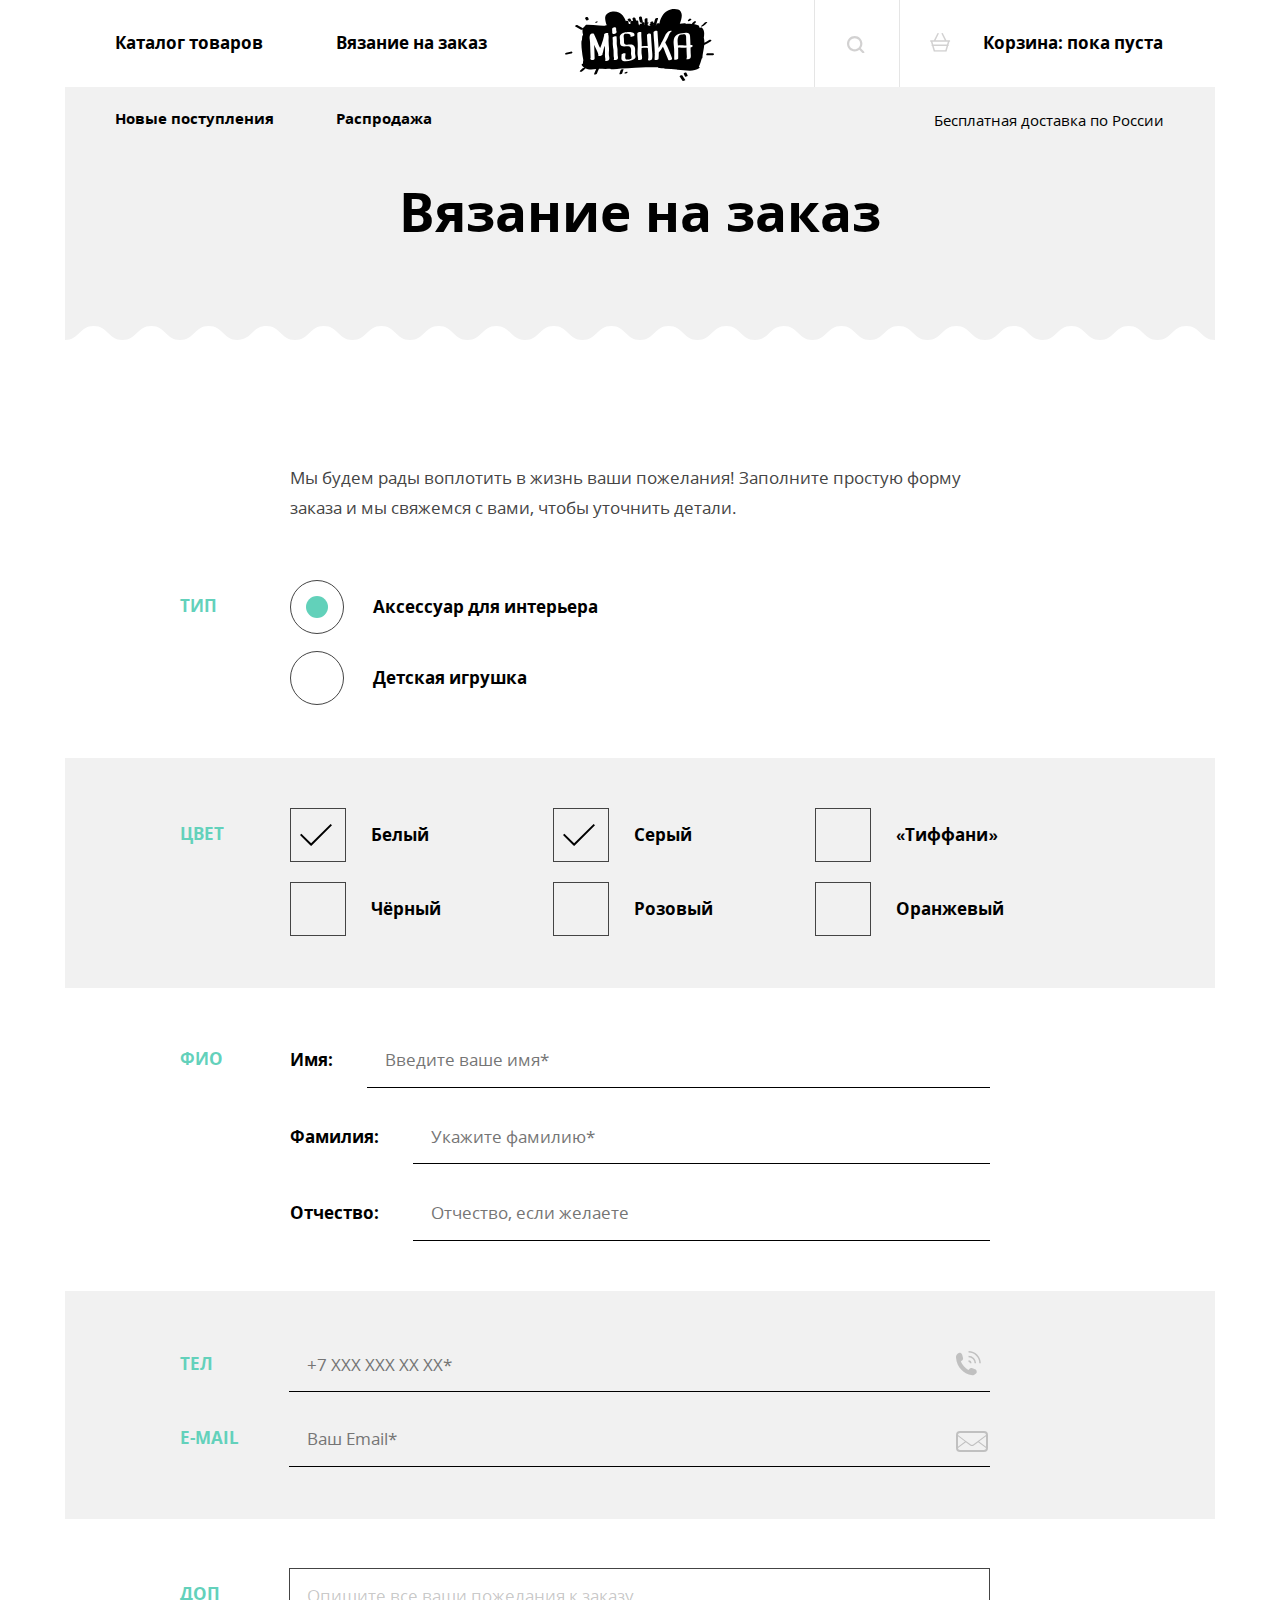
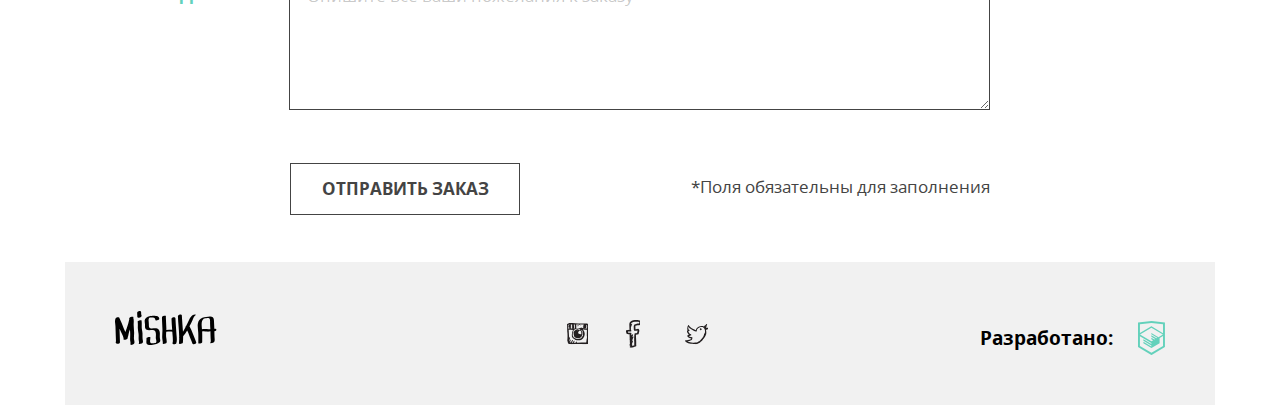
<file: form.html>
<!DOCTYPE html>
<html lang="ru">
<head>
  <meta charset="utf-8">
  <title>Заказать игрушки и аксессуары для дома в нашем магазине</title>
  <meta name="viewport" content="width=device-width,initial-scale=1">
  <link rel="preload" href="fonts/opensans.woff2" as="font" crossorigin="anonymous">
  <link rel="preload" href="fonts/opensansbold.woff2" as="font" crossorigin="anonymous">
  <link rel="stylesheet" href="css/style.min.css">
  <script>
      document.createElement( "picture" );
    </script>
  <script src="js/picturefill.min.js" async=""></script>
</head>
<body>
  <div style="display:none">
      <svg xmlns="http://www.w3.org/2000/svg" xmlns:xlink="http://www.w3.org/1999/xlink"><symbol id="logo-footer"><path d="M19.135 21.495c-.083-2.683-.51-5.347-.475-8.035.028-2.174.389-4.41-.36-6.495.047-.237.096-.473.14-.711.193-1.045-3.271-.492-3.813.464-.343.28-.519.615-.375.957.037.086.069.174.102.261-.656 3.204-1.57 6.306-2.621 9.412-.402 1.188-.888 2.349-1.298 3.533-.582-1.104-1.169-2.194-1.643-3.377-1.374-3.433-2.612-6.902-4.287-10.206.19-1.528-3.204-1.368-3.873.032-.809 1.694-.705 3.403-.438 5.214.3 2.042.353 4.05.377 6.111.047 3.976.358 7.943.417 11.919-.354.395-.461.881-.091 1.375.162.216.361.382.571.549.904.724 3.5.107 3.496-1.271-.014-4.123-.312-8.238-.42-12.358a98.054 98.054 0 0 1-.024-1.21l.171.434c.64 1.604 1.31 3.163 2.185 4.654.868 1.478 1.303 3.064 1.803 4.677-.189.217-.303.462-.233.708-.039.18.07.292.251.36.639.548 1.841.274 2.509-.007a6.07 6.07 0 0 0 .826-.424c.345-.212.883-.679.729-1.159l-.087-.279c.47-1.27.709-2.589.965-3.93.272-1.428.782-2.78 1.295-4.133.052.619.106 1.238.156 1.855.204 2.554.033 5.072.007 7.626-.008.847.054 1.633.219 2.461.068.343.367 1.808.281 1.887-.611.564-.433 1.257.385 1.437.915.201 2.081-.105 2.77-.742 1.198-1.106.632-2.845.361-4.241-.452-2.342.095-4.964.022-7.348zm8.364.675c-.074-1.988-.765-3.862-.774-5.872-.011-2.305.181-4.593-.155-6.886-.106-.725-4.056.1-3.917 1.05.309 2.11.197 4.229.159 6.354-.037 2.044.468 3.898.73 5.904.269 2.054-.084 4.157.149 6.213.109.962.75 2.743.089 3.58-.42.532 1.469.342 1.553.326.769-.142 1.793-.392 2.304-1.038.653-.828.196-2.426.053-3.357-.316-2.059-.114-4.195-.191-6.274zm16.329-3.319c-2.062-2.784-5.889-.78-8.561-1.54-1.377-.392-1.395-2.271-1.392-3.396.004-1.426-.114-2.732-.273-4.146-.119-1.052-.024-2.121.746-2.904.142-.144.859-.336.81-.339a8.132 8.132 0 0 1 1.067-.093c1.549-.066 4.613.232 4.019 2.483-.266 1.01 3.596.431 3.877-.637 1.213-4.598-7.284-3.714-9.686-3.078-2.21.588-4.648 1.846-4.775 4.399-.061 1.219.273 2.379.325 3.587.061 1.39-.198 2.776.289 4.118 1.082 2.982 5.52 1.576 7.778 1.745 3.845.287 2.697 5.469 2.748 7.883.027 1.288 1.181 3.429.211 4.507-.595.662-1.982.699-2.792.768-.813.068-2.201.312-2.742-.461-.993-1.418.091-3.799-.121-5.425-.121-.924-4.066-.095-3.917 1.05.342 2.627-1.399 6.145 2.402 6.596 2.441.289 5.191-.161 7.5-.928 1.196-.396 2.307-.942 3.243-1.793 1.035-.941.694-2.348.417-3.547-.677-2.918.731-6.279-1.173-8.849zm17.327-.189c-.122-3.777-.69-7.513-.706-11.297-.008-1.971-3.963-1.305-3.957.343.015 3.608.497 7.167.682 10.764l.013.221c-1.949-.018-3.899.177-5.853.246.201-4.633-.611-9.227-.435-13.857.022-.582-3.874-.09-3.917 1.049-.171 4.475.587 8.915.453 13.392-.064 2.136-.245 4.264-.259 6.402-.007 1.095.171 2.183.329 3.263.146.999.484 2.331.182 3.318-.237.772 3.561.29 3.862-.694.544-1.778-.222-4.039-.405-5.839-.175-1.725-.039-3.499.083-5.248 2.03-.13 4.059-.297 6.08-.012.09 1.378.196 2.754.322 4.134a45.83 45.83 0 0 1 .196 3.475c.015 1.019.142 2.496-.221 3.461-.773 2.057 3.15 1.889 3.723.364.703-1.87.502-4.199.383-6.164-.148-2.443-.477-4.874-.555-7.321zm16.932 4.474c-.939-2.758-2.373-5.177-3.616-7.797 1.001-1.949 2.018-3.898 2.932-5.888.831-1.808 1.446-3.819 3.08-5.092.574-.447.55-.896-.255-.951-.875-.061-2.064.192-2.77.742-1.485 1.158-2.427 2.563-3.201 4.268a160.304 160.304 0 0 1-2.914 6.075l-.224.443c-.49.315-.785.762-.639 1.266-.792 1.563-1.6 3.117-2.499 4.61-.299-5.534-.955-11.061-1.15-16.6-.045-1.27-3.971-.479-3.917 1.049.243 6.868 1.219 13.719 1.286 20.587l-.047.051c-.301.308-.19.494.051.602a60.756 60.756 0 0 1-.209 5.254c-.472.745.463 1.139 1.084 1.139h.096c.739 0 2.626-.35 2.718-1.364.191-2.1.251-4.196.232-6.291 1.59-1.715 2.89-3.63 4.055-5.635.759 1.48 1.482 2.972 1.989 4.582.861 2.741 2.299 5.261 3.131 8.014.544 1.806 4.457.738 3.917-1.049-.829-2.753-2.204-5.297-3.13-8.015zm23.503-4.635c-.21-.832-1.372-.849-2.271-.77-.012-.335-.02-.671-.036-1.006-.125-2.661-.165-5.379-.392-8.032-.209-2.458-1.585-3.337-3.972-3.247-2.416.092-5.229.527-7.482 1.403-2.607 1.014-4.058 2.935-4.559 5.681-.549 3.014.24 6.219.373 9.246.154 3.503.066 7.014.062 10.519 0 .573 3.916.031 3.917-1.049.003-2.776.042-5.551 0-8.327a52.196 52.196 0 0 0-.102-2.444c1.369-.593 3.687.012 5.05.141 1.107.104 2.169-.166 3.244-.292.021 2.312.107 4.635.202 6.944.049 1.184.477 3.53-.354 4.511-.437.516 1.48.343 1.555.33.793-.146 1.761-.401 2.303-1.041.949-1.12.456-3.79.401-5.126-.078-1.91-.102-3.824-.141-5.737 1.154-.147 2.417-.854 2.202-1.704zm-14.618-.15c-.103-1.245-.217-2.49-.303-3.743-.16-2.331.117-5.583 2.29-6.999.58-.379 1.675-.315 2.354-.438.97-.176 1.956-.389 2.829.19 1.21.802.912 3.657.911 4.869-.003 2.005.207 4.001.31 6.003-.552.055-1.111.089-1.683.076-2.286-.053-4.544-.413-6.708.042zM24.108 6.7a3.157 3.157 0 0 0 1.477-.524l.256-.216c.52-.335.972-.827.728-1.361-.504-1.105-.423-2.231-.416-3.414.006-.958-.963-1.246-1.781-1.174-.723.063-2.168.581-2.175 1.52-.006.993-.071 2.016.109 2.992-.047.113-.074.239-.104.355-.055.212.016.42.142.59l.002.134.015.335a.901.901 0 0 0 .429.53c.388.233.878.275 1.318.233z"></path></symbol><symbol id="logo-htmlacademy"><path d="M13.62.017L13.472 0 0 1.412v24.661l13.473 8.017 13.43-7.99.042-.025V1.412L13.62.017zm11.399 12.11L13.495 5.334l-.001-.104-.087.05-.088-.056v.109L1.925 12.118V3.147l11.548-1.212L25.02 3.147v8.98zm-11.614-5.34L24.923 13.5l-4.479 2.64-7.093-4.221-.014 1.415 5.904 3.513-.86.507-5.03-2.992-.014 1.415 3.827 2.275-.782.523-3.031-1.787-.014 1.413 1.853 1.091-1.8 1.081-11.356-6.751 11.371-6.835zm-11.48 8.34l11.411 6.791.016 1.044-7.942-4.728-.015 1.416 7.979 4.795.018 1.076-7.973-4.74-.013 1.414 8.021 4.822.046.025 8.143-4.872-.011-5.177 3.415-2.036v10.021L13.472 31.85 1.925 24.979v-9.852z"></path></symbol><symbol id="icon-cart" viewbox="264.205 370.961 20.294 18.849"><path d="M283.75 378.19h-3.151l-3.407-6.814a.75.75 0 1 0-1.341.671l3.071 6.143h-9.138l3.072-6.143a.75.75 0 0 0-1.341-.671l-3.407 6.814h-3.151a.75.75 0 0 0 0 1.5h.157l.855 2.991a.737.737 0 0 0-.316.595c0 .396.309.71.697.739l1.656 5.795h12.697l1.656-5.795a.745.745 0 0 0 .698-.739.738.738 0 0 0-.316-.596l.854-2.991h.157a.75.75 0 1 0-.002-1.499zm-4.181 10.121h-10.433l-1.224-4.284h12.881l-1.224 4.284zm1.653-5.785h-13.739l-.81-2.836h15.359l-.81 2.836z"></path></symbol><symbol id="icon-fb" viewbox="56.519 49.996 14.962 27.718"><path d="M68.181 55.188c1.026.029 1.993 0 2.681-.3.391-.818.556-1.854.619-2.989-.19-.015-.062-.337-.207-.399-.029-.202-.278-.195-.309-.398-.277-.165-.457-.422-.723-.598-.727-.162-1.44-.335-2.164-.499-.849.044-1.895-.103-2.58.1-2.619-.04-3.997 1.12-5.259 2.392-.023.078-.003.197-.105.199-.574 1.587-.125 3.621-.204 5.581.099.436.107.958.204 1.395-.998.296-2.212.387-3.402.499-.317.324-.178 1.089-.206 1.693.085.583.278 1.06.413 1.595.211.193.596.396.825.498.065.029.071.082.103.1.506.268 1.451.008 2.268.1-.136 1.978.256 3.915 0 5.68.007.327.295.382.208.798-.001.963-.067 1.99.208 2.69-.287.455-.497.982-.415 1.794.122.016.114.157.105.299-.075.47.643.175.515.698.162.456-.428.184-.413.498v.896c.53.285 1.462.182 2.268.199.908-.419 2.188-.479 2.785-1.196.459.235.916-.014 1.238-.199-.018-.315.273-.333.205-.698-.004-.328-.173-.496-.103-.896v-2.89c-.206-2.293-.048-4.938-.309-7.176.888-.105 1.917-.075 2.578-.398.357-.451.377-1.23.516-1.895.177-.226.221-.583.206-.996.19-.213.068-.729.104-1.096-.141-.595-.168-1.3-.825-1.39-.884-.235-2.043.595-2.991.299.049-1.134-.293-2.342 0-3.388.746-.181 1.446-.4 2.166-.602zm-3.818 4.783c.117.254.254.486.414.698.079.022.203.003.205.101a10.319 10.319 0 0 0 3.096-.299c0 .998-.271 1.733-.518 2.492-.662.045-1.467.3-1.958.198-.276.165-.372.506-.62.698-.049.441.142.495 0 .797-.201.137-.055.611-.205.796v1.496c.085.281-.146.258-.104.497v3.488c-.085.281.146.258.104.498v2.989c.063.271-.132.791.103.896-.07.364-.412-.021-.824.1-.528.122-.926.369-1.548.4.117-.353.32-.622.311-1.097.049-.381-.365-.312-.516-.49.193-.644.562-1.117.722-1.793.197-.515.714-1.298.31-1.794-.522-.105-.521.293-.826.398-.022.077-.002.196-.103.199-.023.077-.003.196-.103.199.01.12-.151.062 0 0 .022-.078.002-.197.103-.199.023-.077.002-.197.103-.199v-.299c.368-.575.67-1.214.826-1.993.191-.28.283-.656.412-.997.156-.262.34-.869.104-1.195-.517.033-.796.295-.93.697-.32-.189.161-.434.104-.697.138-.231.169-.566.309-.797.202-.413.564-1.304 0-1.596-.438-.023-.612.207-.723.498-.214.191-.43.383-.516.698-.373-.07-.143-.727-.206-1.097-.067-.52.122-.899 0-1.195-.56-.799-2.026-.105-3.197-.299-.108-.307-.222-.984-.104-1.195 1.045-.088 2.479.201 3.197-.199.024-.078.003-.197.104-.199.094-.723-.271-1-.515-1.396.232-.806.04-2.02.104-2.989.233-.141.328-.414.515-.598.112-.955.673-1.476.722-2.49-.273.001-.607-.055-.619.199-.302-.114-.382.479-.515.199-.112-.541.246-.626.309-.997.599-.418 1.212-.82 1.856-1.195 1.741-.244 4.648-.449 6.086.198.051.616-.287.854-.207 1.496h-1.546c-1.092.24-1.987.672-2.991.997-.24.066-.276.331-.516.398-.036.396-.225.646-.311.996-.079 1.431.133 2.589.102 3.978z"></path></symbol><symbol id="icon-feature-ball"><path d="M.286 14.069a17.244 17.244 0 0 0 .008 6.301l4.121-3.21-4.129-3.091zM24.403 1.585C19.62-.623 13.959-.559 9.149 1.992l7.513 5.625 7.741-6.032zm9.498 11.59l-4.811 3.748 4.936 3.695a17.248 17.248 0 0 0-.125-7.443zM9.209 32.414c4.844 2.534 10.724 2.65 15.73.113l-8.096-6.062-7.634 5.949zM7.914 14.433L1.681 9.767c-.32.669-.595 1.356-.825 2.056l5.308 3.974 1.75-1.364zm10.679 10.669l8.336 6.242a17.184 17.184 0 0 0 1.74-1.372l-8.326-6.234-1.75 1.364zm-7.18-13.395L4.002 6.158a17.073 17.073 0 0 0-1.269 1.723l6.931 5.189 1.749-1.363zm10.68 10.668l8.092 6.059c.471-.544.904-1.112 1.297-1.701l-7.639-5.721-1.75 1.363zM14.913 8.98L7.196 3.203a17.436 17.436 0 0 0-1.709 1.394l7.676 5.747 1.75-1.364zm10.679 10.669l6.972 5.221c.33-.662.615-1.341.855-2.033l-6.077-4.55-1.75 1.362zm.856-16.943L.88 22.626c.233.698.513 1.386.839 2.059l26.52-20.663a17.006 17.006 0 0 0-1.791-1.316zm4.295 3.918a17.418 17.418 0 0 0-.939-1.106L2.786 26.567a17.144 17.144 0 0 0 1.279 1.717l27.09-21.108c-.134-.186-.269-.37-.412-.552zm1.555 2.375L5.552 29.838c.544.501 1.114.962 1.708 1.382l25.962-20.228a17.158 17.158 0 0 0-.924-1.993z"></path></symbol><symbol id="icon-feature-flower" viewbox="8.014 4.35 31.972 37.301"><path fill="#63d1bb" d="M24 41.65c8.827 0 15.986-7.159 15.986-15.986C31.158 25.664 24 32.822 24 41.65zM12.641 20.78a4.442 4.442 0 0 0 4.44 4.441c.932 0 1.803-.294 2.513-.782l-.036.337c0 2.451 1.99 4.441 4.441 4.441s4.44-1.99 4.44-4.441l-.036-.337a4.396 4.396 0 0 0 2.514.782c2.451 0 4.44-1.99 4.44-4.441a4.418 4.418 0 0 0-2.54-3.997 4.434 4.434 0 0 0 2.54-3.997 4.441 4.441 0 0 0-6.954-3.659l.037-.337a4.441 4.441 0 0 0-8.881 0l.036.337a4.392 4.392 0 0 0-2.513-.781 4.442 4.442 0 0 0-4.44 4.44 4.42 4.42 0 0 0 2.54 3.997 4.42 4.42 0 0 0-2.541 3.997zM24 12.343a4.441 4.441 0 0 1 4.44 4.44 4.441 4.441 0 0 1-8.881 0c0-2.451 1.99-4.44 4.441-4.44zM8.014 25.664c0 8.827 7.158 15.986 15.986 15.986 0-8.828-7.158-15.986-15.986-15.986z"></path></symbol><symbol id="icon-feature-gift" viewbox="239.665 239.757 32.666 32.486"><path fill="#63d1bb" d="M242.56 272.243h12.504v-13.91H242.56v13.91zm28.182-23.62h-7.335c.521-.267.984-.549 1.396-.845 1.588-1.133 2.424-2.57 2.42-3.999.002-1.169-.556-2.202-1.359-2.901a4.585 4.585 0 0 0-3.016-1.121c-1.22-.001-2.352.421-3.32 1.069-1.459.979-2.606 2.451-3.424 4.067-.039.079-.078.157-.115.236a12.944 12.944 0 0 0-1.041-1.792c-.691-.985-1.523-1.86-2.497-2.511-.97-.646-2.103-1.069-3.322-1.069-1.213.004-2.323.514-3.155 1.295-.828.783-1.41 1.885-1.412 3.135-.002.73.211 1.494.649 2.188.552.872 1.424 1.628 2.633 2.248h-6.588c-.878 0-1.591.712-1.591 1.59v5.897h15.396v-7.488h1.873v7.488h15.396v-5.897a1.585 1.585 0 0 0-1.588-1.59m-22.362-2.339c-.622-.391-1-.785-1.22-1.135-.22-.354-.294-.662-.296-.963-.004-.504.248-1.042.691-1.461.437-.415 1.028-.667 1.562-.667h.013c.685 0 1.366.231 2.046.683 1.018.671 1.975 1.85 2.645 3.187.342.676.609 1.39.789 2.087-3.082-.321-5.078-1.002-6.23-1.731m10.537-1.627c.557-.797 1.21-1.466 1.887-1.916.68-.451 1.362-.683 2.047-.683h.006c.574 0 1.117.22 1.494.55.377.336.571.739.573 1.171-.004.512-.272 1.259-1.467 2.132-1.138.825-3.101 1.673-6.127 2.265a10.57 10.57 0 0 1 1.587-3.519m-1.98 27.586h12.506v-13.91h-12.506v13.91z"></path></symbol><symbol id="icon-feature-heart" viewbox="47.475 50.071 33.05 27.857"><path fill="#63d1bb" d="M80.525 58.808a8.736 8.736 0 0 0-8.736-8.736A8.727 8.727 0 0 0 64 54.865a8.727 8.727 0 0 0-7.789-4.793 8.736 8.736 0 0 0-8.736 8.736c0 9.127 14.657 19.121 16.525 19.121 1.869 0 16.525-9.95 16.525-19.121z"></path></symbol><symbol id="icon-feature-money" viewbox="46.212 56.834 46.575 27.332"><path d="M88.882 56.834H50.116a3.905 3.905 0 0 0-3.904 3.905V80.26a3.905 3.905 0 0 0 3.904 3.905h38.766a3.906 3.906 0 0 0 3.905-3.905V60.739a3.906 3.906 0 0 0-3.905-3.905zm-39.647 24.95V59.551h40.202v22.233H49.235z"></path><path d="M53.14 77.88h32.395V63.456H53.14V77.88zM69.5 65.354a5.315 5.315 0 1 1 0 10.63 5.315 5.315 0 0 1 0-10.63z"></path></symbol><symbol id="icon-feature-rocket" viewbox="612.532 500.386 54.156 23.183"><path d="M652.844 506.098c-3.647-.971-7.839-1.667-12.359-1.666a46.394 46.394 0 0 0-7.71.623l-6.784-4.668-13.456.005 5.811 6.184h8.447c-4.58 1.598-6.759 3.515-6.759 3.515l.002 3.777s2.313 1.912 6.931 3.518l-8.623-.005-5.811 6.188 13.455.002 6.816-4.692c2.261.398 4.822.647 7.681.648 4.522-.001 8.712-.697 12.36-1.667-1.176-1.775-1.915-3.743-1.918-5.877.003-2.141.738-4.112 1.917-5.885zm3.423 1.034c-1.284 1.605-1.969 3.25-1.965 4.84-.007 1.597.677 3.238 1.968 4.847 6.399-2.162 10.419-4.841 10.419-4.841s-4.019-2.68-10.422-4.846z"></path></symbol><symbol id="icon-flag" viewbox="-11.34 -28.346 46.68 81.691"><path fill="#63D1BB" d="M-3.561-24.455v38.9l38.9-19.451-38.9-19.449zm-7.779 77.801v-81.691h3.805v81.691h-3.805z"></path><path fill="#231F20" d="M-11.34-28.346h3.805v81.691h-3.805z"></path></symbol><symbol id="icon-insta" viewbox="53.115 53.19 21.769 21.334"><path d="M74.881 65.336c-.013-2.395-.344-4.788-.303-7.135a37.854 37.854 0 0 0-.152-2.278c-.105-.3-.111-.699-.152-1.062-.26-.17-.222-.64-.456-.835-.423-.233-1.201-.114-1.744-.22-.657-.026-1.254-.115-1.899-.153-1.936-.101-3.973-.076-5.996-.076-2.001 0-3.954-.145-5.695-.379h-2.202c-.097.004-.105.098-.227.076-.599.034-1.077.188-1.595.303-.21.119-.421.235-.683.304-.136.192-.513.145-.607.379-.186.212.185.451 0 .607v.911c.173.13.027.58.075.835v.987c-.017 1.281.134 2.397.076 3.72.467 2.762.374 6.537.076 9.413.155.579.363 1.105.455 1.746.256.479.335 1.133.683 1.52.502.206 1.233.186 1.898.229.383.098.667.293 1.14.3 2.843-.21 5.496-.154 8.427-.229 2.704.24 5.802.188 8.275-.228.195-.134.128-.529.228-.76-.056-.385.207-.449.228-.759.131-2.395.164-4.789.15-7.216zm-12.982-6.225c.757-.153 1.48-.341 2.429-.304.71.076 1.287.283 1.897.456.116.184-.243.547.153.684v.076c.059.017.149.002.151.076.445.035.794.167 1.063.379.45.055.536.476 1.138.3-.091.213-.084.524-.075.835.324 1.183.475 2.81.303 4.252-.164.163-.215.442-.303.683-.311.322-.481.785-.836 1.062-.095.236-.25.408-.454.533-.116.213-.206.452-.457.53-.298.163-.577.011-.834-.076-.446.162-.904.312-1.215.607-.816-.096-1.648-.175-2.43-.304-.242-.139-.487-.273-.835-.305a1.997 1.997 0 0 0-.836-.455c-.101-.127-.337-.118-.455-.229-.198-.029-.229-.227-.456-.229-.118-.412-.443-.618-.532-1.062-.226-.331-.308-.805-.455-1.215-.043-1.434.091-2.692.379-3.796.346-.591.779-1.094 1.138-1.67.249.021.365-.09.38-.304.306.053.434-.072.684-.075.257.008.269-.309.458-.449zm-1.67-2.733c-.117-.263-.066-.691-.075-1.062-.007-.285.278-.279.304-.532-.003-.074-.093-.059-.152-.076.126-.146.701-.097.834 0 .132.537-.354.455-.531.684.011.167.322.032.456.076.029.854-.059 1.496 0 2.202h-.456c-.007.234.229.226.456.228-.059.286.092.363.075.607-.226.153-.716.042-1.062.075-.103-.594.235-1.375.151-2.202zm-.683-1.594c.088-.013.134.016.151.076.179.253.01.683-.076.911-.173-.179-.026-.682-.075-.987zm.152 1.822c-.132-.069-.168-.237-.152-.456.132.071.167.238.152.456zm0 1.367c-.058.139-.082-.045-.076-.152.058-.139.081.045.076.152zm-.152.228c.175-.024.084.219.228.227-.009.193-.283.179-.38.077.039-.112.113-.193.152-.304zm-2.354-1.216c.006-.108.013-.214-.076-.228-.073-.733.13-1.415 0-1.973.25-.155.769-.042 1.139-.077v1.139c-.088.064-.203.101-.379.077-.054.28.324.131.379.304.008.853-.056 1.777.152 2.429-.565-.059-.906.107-1.442.076.097-.612-.019-1.435.531-1.594-.012-.141-.257-.047-.304-.153zm-.531 0c-.204.021-.217-.534-.077-.607.328.006.249.501.077.607zm-.152.988c.077-.312.034-.304.075-.683.228.013.26.77-.075.683zm.228-2.05c-.263.054-.273-.266-.153-.38.263-.053.272.267.153.38zm0-1.139c.033.159-.052.201-.076.304-.176.023-.084-.219-.229-.229.025-.102.191-.062.305-.075zm-.228 3.721c.148-.031.11.345-.076.227a.363.363 0 0 0 .076-.227zm-.684-3.721c.029.259-.438.32-.379 0h.379zm-.987.076c-.034.219-.326.179-.379.379-.214-.17.084-.468.379-.379zm-.455.759c.226-.205.451-.41.684-.607-.021-.123.071-.131.076-.228h.229c.102.381-.261.296-.305.531.021.122-.072.131-.075.227.02.335.121.588.075.988-.27.008-.276.28-.607.227.022-.428-.135-.674-.077-1.138zm.076 3.265V57.29c.195-.185.396-.364.607-.532.295.489.179 1.392.455 1.897-.275.157-.75.111-1.062.229zM72.68 69.968c-.109.954-.158 1.968-.379 2.809-2.89.123-6.02.005-8.883.153-.199.045-.273-.031-.229-.229-.253 0-.258.247-.531.229.201-.336.438-.898.151-1.291-.797.013-.797.821-1.138 1.291-.686-.053-1.137.127-1.823.075.18-.705.75-1.021.911-1.745-.395-.55-.989.138-1.214.455-.204.48-.557.81-.76 1.29H57.8c.238-.469.489-.926.759-1.366.171-.512.625-.741.683-1.367-.157-.28-.42-.029-.683 0-.123.182-.272.335-.38.531-.232.376-.501.714-.684 1.14-.181.208-.335.003-.53.227-.389.271-.581.736-.988.987-.174-.06.039-.356.153-.38.045-.181-.096-.55.075-.607.063-.366.212-.647.379-.91.119-.742.521-1.199.684-1.898-.559.099-.674.643-.988.987-.212.445-.542.772-.683 1.291-.174-.131-.028-.58-.076-.836.122-.586.298-1.119.38-1.746.133-.22.173-.535.228-.834.168-.209.046-.61-.077-.761-.226.027-.374.133-.455.304-.192-.032-.193.506-.304.304-.045-2.587-.451-4.812-.456-7.438.026-.331-.183-.424-.228-.685 1.629.028 3.121.091 4.783.229-.089.139-.199.257-.304.379-.144.07-.226.173-.378.304-.604 1.653-.975 3.984-.607 6.15.229.58.589 1.029.986 1.441.907.485 1.635 1.149 2.506 1.671 1.701.361 3.84.369 5.541 0 .236-.12.484-.226.685-.38 1.364-1.242 2.753-2.459 2.961-4.859v-1.367c-.197-1.598-.688-2.905-1.747-3.644.331-.22 1.099.043 1.67.076.223.013.447.014.684 0 .408-.024.928-.055 1.443 0 .144.187.113.544.228.76-.062 1.684-.192 3.3-.152 5.087.103.454.127.986.229 1.441-.091.973-.237 1.89-.457 2.732zm.379-11.16c-.639-.12-1.232-.284-1.897-.379.072-.333.799-.01.987-.228.385-.223.295-.92.304-1.51.032-.348.114-.644.076-1.063-.401-.951-1.783-.421-2.886-.455-.225.718-.47 1.8-.304 2.657.169.49 1.024.292 1.519.456-.14.332-.688.057-.987.076-.296-.083-.707-.052-.986-.151-2.285.078-4.284.004-6.529.151.117-1.248.063-2.465-.076-3.645h3.112c-.344.364-.912.507-1.29.835-.44.244-.861.505-1.139.911.249.134.535-.245.759-.379.355-.074.479-.381.835-.455.423-.438 1.096-.625 1.67-.912.378-.022.697.013.987.077 1.283.007 2.456.126 3.796.076.614.145 1.45.069 1.974.304.107.298.231.579.305.911.008.986-.149 1.816-.23 2.723zm-5.845-3.72c.11-.047-.009-.092 0 0zm0 0c-.529.154-1.019.348-1.367.682.484-.198 1.059-.306 1.367-.682zm1.062.607c.111-.047-.007-.091 0 0zm-1.746.911c.727-.158 1.181-.591 1.746-.911-.437.019-.592.32-.987.379-.215.217-.6.26-.759.532zm-.683-.835c-.111.047.007.092 0 0zm-.683.607c.11-.046-.008-.092 0 0zm-.075.076c.063.014.07-.03.075-.076-.064-.014-.072.03-.075.076zm-.077.076c.064.014.072-.03.077-.076-.067-.013-.072.029-.077.076zm-.834.608c.346-.134.613-.348.834-.607a2.018 2.018 0 0 0-.834.607zm2.276.987c.533-.049.749-.416 1.215-.531.284-.298.784-.381.987-.76-.56.023-.766.399-1.216.531-.284.297-.751.413-.986.76zm-2.276-.987c-.317-.074-.016.227 0 0zm-.533.379c.021.021.115-.037.076-.077-.021-.02-.116.038-.076.077zm2.809.608c-.11.047.007.091 0 0zm-1.14 1.821c-.223-.231-.676-.233-.986-.379-.697-.038-1.223.093-1.746.229-.304.151-.607.304-.91.454-.266.166-.444.417-.76.532-.205.225-.352.51-.684.607-.004.223-.173.281-.304.379-.089.115-.094.312-.227.381-.007.12.036.29-.076.303.108 1.512.291 2.948.683 4.177.287.623.975.846 1.442 1.29.589.297 1.328.444 2.126.531.277-.052.553-.105.911-.076a5.088 5.088 0 0 0 2.81-1.441c.1-.281.252-.508.455-.684-.254-.671.293-1.098.455-1.59.002-1.344-.201-2.48-.607-3.415-.256-.579-.92-.751-1.366-1.139-.059-.018-.15-.003-.151-.077-.269-.136-.733-.239-1.065-.082zm-3.415 4.327c-.113-.063-.109-.244-.152-.379.256-.078.118.237.152.379zm.076.305c.041-.117.079-.006.076.075-.04.118-.079.005-.076-.075zm.456-2.051c.015-.086.075-.042.075 0-.014.087-.075.043-.075 0zm1.67-2.125c-.203.258.041.576.077.836-.305-.039-.574-.887-.077-.836zm.379 3.948c-.04-.038.055-.097.076-.076.04.038-.054.097-.076.076zm.759 2.884c.034-.109.066.008.152 0-.018.097-.15.077-.152 0zm2.201-2.581c-.233-.057-.145.208-.379.152.069-.159.118-.338.229-.455.134.019.172.13.15.303zm-1.137-3.796c.211.119.441.217.606.381.085.219.243.363.38.529.058.778.179 1.492.151 2.354-.257.099-.438.271-.683.381-.78-.006-1.358-.212-1.897-.456-.171-.259-.355-.505-.532-.759v-1.062c.17-.185.319-.391.456-.607.228-.127.508-.201.454-.607-.038-.062-.078-.124-.075-.229.158.045.245.159.379.229.323.017.41-.2.761-.154z"></path></symbol><symbol id="icon-interior" viewbox="-259.404 -19.675 40.219 62.411"><path d="M-244.227 18.283c-.286.966-.245 2.191.027 3.639.494 2.635 1.687 6.041 2.358 9.67h5.062c.696-3.641 1.949-7.05 2.471-9.683.287-1.445.33-2.66.041-3.617-.275-.899-.89-1.618-2.021-2.303h-5.997c-1.075.679-1.674 1.391-1.941 2.294zm11.832 19.995h-13.799c-1.293 0-2.299.976-2.299 2.229v2.229h18.397v-2.229c0-1.253-1.006-2.229-2.299-2.229zm7.133-55.724h-11.732c0-1.244-1.015-2.229-2.3-2.229-1.283 0-2.3.985-2.3 2.229h-11.737l-6.073 25.517c.794-.461 1.589-.992 2.632-.992 1.359 0 2.243.818 2.924 1.375.682.557 1.162.849 1.447.849.292.001.769-.287 1.451-.836.681-.548 1.564-1.358 2.915-1.358 1.349 0 2.237.806 2.919 1.354.684.549 1.161.84 1.451.84.146 0 .338-.073.58-.214.242-.141.53-.353.872-.626.512-.411 1.139-.967 1.99-1.218.284-.085.593-.136.93-.136 1.347 0 2.238.805 2.92 1.354.683.548 1.159.84 1.451.84.287-.002.766-.296 1.445-.85.684-.554 1.571-1.367 2.925-1.367 1.356 0 2.239.817 2.919 1.371.342.276.631.489.872.631.24.143.431.214.575.214.288 0 .762-.293 1.442-.854.68-.559 1.567-1.384 2.929-1.384 1.044 0 1.839.533 2.632.997l-6.079-25.507zm-10.619 51.266h-6.864c-.657 0-1.15.479-1.15 1.115 0 .635.493 1.113 1.15 1.113h6.9c.655 0 1.15-.479 1.15-1.113 0-.636-.495-1.115-1.15-1.115h-.036zm-3.414-24.484c-.146 0-.338.074-.58.213-.157.094-.37.261-.57.41v3.731h2.299V9.959c-.505-.378-.908-.623-1.149-.623z"></path></symbol><symbol id="icon-left-arrow"><path d="M50 11.002H7.659l8.174-8.174L13.005 0 0 12.998l.003.003-.003.004 13.005 12.998 2.828-2.828-8.172-8.173H50z"></path></symbol><symbol id="icon-mail"><path d="M28 5H4a4 4 0 0 0-4 4v13a4 4 0 0 0 4 4h24a4 4 0 0 0 4-4V9a4 4 0 0 0-4-4zM2 10.25l6.999 5.25L2 20.75v-10.5zM30 22c0 1.104-.898 2-2 2H4c-1.103 0-2-.896-2-2l7.832-5.875 4.368 3.277a3 3 0 0 0 3.599 0l4.369-3.277L30 22zm0-1.25l-7-5.25 7-5.25v10.5zm-12.801-2.148c-.35.263-.763.4-1.199.4s-.851-.139-1.2-.4L10.665 15.5l-.833-.625L2 9.001V9c0-1.103.897-2 2-2h24c1.102 0 2 .897 2 2l-12.801 9.602z"></path></symbol><symbol id="icon-map-pin"><path fill="#FFF" d="M56.334 9.228c-12.892-12.305-33.773-12.305-46.667 0-12.891 12.297-12.891 32.248 0 44.542 0 0 23.318 21.832 23.318 47.031 0-25.199 23.343-47.031 23.343-47.031 12.897-12.294 12.897-32.245.006-44.542z"></path><path fill="#6BC6B3" d="M47.036 45.522c-.636-3.277.13-6.947.027-10.284-.115-3.755-.713-7.485-.665-11.246.039-3.044.545-6.173-.503-9.091.065-.332.134-.662.195-.995.271-1.463-4.577-.689-5.338.649-.479.393-.726.861-.523 1.339.051.121.097.243.142.365-.917 4.485-2.197 8.827-3.668 13.174-.563 1.663-1.244 3.288-1.817 4.946-.814-1.545-1.638-3.071-2.3-4.728-1.922-4.805-3.656-9.661-6-14.285.266-2.14-4.484-1.916-5.421.044-1.132 2.371-.986 4.763-.613 7.299.42 2.858.494 5.668.528 8.554.066 5.566.502 11.119.584 16.684-.496.552-.646 1.233-.127 1.924.226.302.505.535.799.769 1.265 1.013 4.899.15 4.893-1.779-.02-5.771-.437-11.531-.589-17.299-.015-.565-.025-1.129-.034-1.694.08.203.159.406.24.607.896 2.245 1.833 4.427 3.059 6.514 1.214 2.068 1.824 4.289 2.523 6.547-.265.303-.423.647-.326.991-.055.251.099.409.352.504.894.766 2.578.383 3.513-.01a8.28 8.28 0 0 0 1.155-.593c.483-.297 1.236-.95 1.021-1.622a44.64 44.64 0 0 1-.121-.391c.657-1.776.992-3.625 1.352-5.5.381-2 1.095-3.892 1.812-5.786.073.867.149 1.732.219 2.597.285 3.575.046 7.099.011 10.674a16.22 16.22 0 0 0 .306 3.445c.096.479.514 2.53.394 2.642-.855.79-.606 1.759.539 2.011 1.279.281 2.912-.148 3.877-1.039 1.675-1.548.882-3.98.504-5.937z"></path></symbol><symbol id="icon-menu-close"><path fill="#231F20" d="M20.513 1.414L19.099 0l-8.843 8.842L1.414 0 0 1.414l8.842 8.842L0 19.098l1.414 1.414 8.842-8.842 8.843 8.842 1.414-1.414-8.842-8.842z"></path></symbol><symbol id="icon-menu-open"><path fill="#231F20" d="M0 0h19.958v2H0zm0 6h19.958v2H0zm0 6h19.958v2H0z"></path></symbol><symbol id="icon-phone"><path d="M17.321 24.333h-1.115c-4.904-.58-8.497-2.857-11.11-5.772C2.473 15.637.402 11.875 0 6.817V5.459c.091-.921.544-1.55 1.067-2.086.65-.666 1.63-1.522 2.522-1.553.659-.022 1.78.451 2.232 1.066.388.53.595 1.59.775 2.378.185.797.6 1.95.485 2.717-.176 1.196-1.764 1.703-2.231 2.572 1.551 3.721 4.089 6.456 7.472 8.345.847-.465 1.595-1.864 2.767-1.892.428-.012.972.209 1.406.34.477.143.891.326 1.311.484.705.266 1.957.621 2.378 1.213.433.61.681 1.608.581 2.231-.194 1.234-2.227 2.603-3.444 3.059zM12.529 1.528c5.949 0 10.771 4.822 10.771 10.771h1.529C24.829 5.507 19.323 0 12.529 0v1.528z"></path><path d="M12.529 9.327v1.552a1.42 1.42 0 0 1 1.421 1.42h1.553a2.973 2.973 0 0 0-2.974-2.972zm0-3.081a6.054 6.054 0 0 1 6.056 6.054h1.588a7.642 7.642 0 0 0-7.644-7.641v1.587z"></path></symbol><symbol id="icon-play" viewbox="247.3 382.56 100.678 76.891"><path fill="#63D1BB" d="M344.255 400.708s-.92-7.008-3.785-10.078c-3.632-4.041-7.674-4.066-9.541-4.297-13.326-1.023-33.303-1.023-33.303-1.023h-.051s-19.978 0-33.304 1.023c-1.867.23-5.908.256-9.54 4.297-2.84 3.096-3.786 10.078-3.786 10.078s-.896 8.211-.896 16.422v7.699c0 8.21.947 16.421.947 16.421s.921 7.009 3.785 10.078c3.632 4.041 8.364 3.913 10.487 4.349 7.622.767 32.356 1.022 32.356 1.022s20.003-.025 33.329-1.048c1.867-.23 5.908-.256 9.54-4.298 2.84-3.069 3.786-10.078 3.786-10.078s.946-8.21.946-16.421v-7.699c-.023-8.236-.97-16.447-.97-16.447z"></path><path fill="#FFF" d="M297.614 459.449h-.016c-1.015-.011-24.946-.266-32.604-1.037l-.14-.014-.137-.028c-.271-.056-.668-.107-1.126-.167-2.503-.328-7.159-.938-10.839-5.019-3.354-3.616-4.377-10.771-4.483-11.576l-.005-.043c-.039-.342-.965-8.463-.965-16.736v-7.699c0-8.266.875-16.378.912-16.72l.009-.071c.108-.802 1.155-7.928 4.474-11.557 3.996-4.439 8.531-4.899 10.712-5.121.192-.02.37-.037.529-.058l.126-.013c13.277-1.019 33.312-1.031 33.514-1.031h.051c.201 0 20.236.013 33.514 1.031l.126.013c.159.021.337.038.529.058 2.179.221 6.71.682 10.704 5.112 3.354 3.616 4.377 10.771 4.483 11.577l.005.043c.039.342.965 8.459.99 16.753v7.708c0 8.273-.926 16.395-.965 16.736l-.007.053c-.108.805-1.156 7.953-4.478 11.562-3.994 4.435-8.527 4.896-10.707 5.117-.193.02-.371.037-.53.057l-.126.013c-13.276 1.02-33.334 1.057-33.535 1.058l-.015-.001zm-31.944-6.497c7.477.729 31.216.989 31.968.997.657-.001 20.135-.049 33.047-1.036.178-.021.371-.041.58-.062 1.836-.186 4.608-.468 7.186-3.335l.026-.029c1.825-1.974 2.853-6.928 3.075-8.552.059-.514.926-8.358.926-16.08v-7.699c-.023-7.76-.896-15.627-.951-16.109-.32-2.382-1.434-6.789-3.066-8.539l-.035-.038c-2.577-2.868-5.351-3.149-7.186-3.336a34.367 34.367 0 0 1-.58-.062c-13.066-.998-32.834-1.011-33.033-1.011h-.051c-.198 0-19.967.013-33.033 1.011a33.29 33.29 0 0 1-.58.062c-1.835.187-4.607.468-7.186 3.336l-.019.021c-1.828 1.993-2.855 6.924-3.082 8.552-.062.591-.875 8.399-.875 16.089v7.699c0 7.749.871 15.598.926 16.083.32 2.381 1.433 6.789 3.066 8.539l.035.039c2.322 2.584 5.303 2.975 7.479 3.259.481.061.939.121 1.363.201z"></path><path fill="#FFF" d="M285.733 403.138v35.708l29.747-17.854z"></path></symbol><symbol id="icon-right-arrow"><path d="M0 11.002h42.341l-8.175-8.174L36.995 0 50 12.998l-.004.003.004.004-13.005 12.998-2.829-2.828 8.173-8.173H0z"></path></symbol><symbol id="icon-search" viewbox="-0.8 -0.8 17.6 17.6"><path d="M16.47 14.93l-3.415-3.415A7.67 7.67 0 0 0 14.6 6.899C14.6 2.646 11.153-.8 6.9-.8S-.8 2.646-.8 6.899s3.446 7.7 7.699 7.7c1.734 0 3.326-.58 4.613-1.546l3.417 3.416c.203.202.418.33.771.33a1.1 1.1 0 0 0 1.1-1.1c0-.24-.061-.499-.33-.769zM1.399 6.899a5.5 5.5 0 1 1 11 0c0 3.038-2.462 5.5-5.5 5.5s-5.5-2.461-5.5-5.5z"></path></symbol><symbol id="icon-tick"><path d="M32.666 1.414L31.252 0 11.338 19.914 1.414 9.989 0 11.403l9.924 9.925 1.414 1.414h.001l1.414-1.414h-.001z"></path></symbol><symbol id="icon-toy" viewbox="226.001 226.19 60 59.62"><path fill="#149080" d="M226.001 269.871l27.438 15.934v-23.346l-27.438-15.94v23.352zm51.346-31.244v2.453c0 1.817-3.458 3.29-7.73 3.29-4.266 0-7.727-1.473-7.727-3.29v-4.059h.024c.26 1.714 3.604 3.073 7.702 3.073 4.272 0 7.729-1.474 7.729-3.285 0-1.819-3.457-3.289-7.729-3.289-.339 0-.675.01-1.002.03l-4.975-2.888v3.086c0 1.817-3.454 3.29-7.723 3.29-2.683 0-5.045-.583-6.433-1.467a3.928 3.928 0 0 0-.732-.586c-.363-.381-.565-.797-.565-1.236v-2.986l-4.807 2.792a21.384 21.384 0 0 0-1.054-.033c-4.267 0-7.727 1.469-7.727 3.289 0 1.811 3.46 3.285 7.727 3.285 4.099 0 7.446-1.358 7.705-3.073h.022v4.059c0 1.817-3.455 3.29-7.727 3.29-4.267 0-7.727-1.473-7.727-3.29v-2.42l-5.952 3.452 27.531 15.986 27.351-15.882-6.181-3.591zm-13.644 10.166c0 1.817-3.46 3.287-7.727 3.287-4.269 0-7.729-1.47-7.729-3.287v-4.059h.024c.26 1.715 3.603 3.076 7.705 3.076 4.101 0 7.443-1.361 7.705-3.076h.021v4.059h.001zm-5.145 13.873v23.144L286 269.871v-23.144l-27.442 15.939zm-2.641-29.904c4.269 0 7.723-1.47 7.723-3.286 0-1.814-3.454-3.287-7.723-3.287-4.27 0-7.729 1.472-7.729 3.287-.001 1.816 3.459 3.286 7.729 3.286"></path></symbol><symbol id="icon-twitter" viewbox="52.253 53.771 23.494 20.168"><path d="M75.706 57.855c-.227-.366-.909-.277-1.407-.371h-1.112c.142-.353.343-.646.52-.963.056-.438.254-.734.223-1.26.129-.167.176-.417.296-.593.104-.144.242-.477.074-.667-.051-.221-.295-.249-.593-.222a.515.515 0 0 0-.222.148c-.448.433-.778 1.014-1.261 1.408-.009.008-.062 0-.074 0-.087.005-.033.046-.075.074-.146.098-.257.152-.369.223-.284.176-.547.445-.891.519-.529-.211-1.156-.326-1.852-.37-1.157.102-2.303.215-3.038.741-.911.35-1.477 1.042-2.149 1.63-.049.32-.342.398-.37.741-.005.045-.012.088-.073.074.043.241-.051.345-.074.519-.001.133.199.431 0 .52-.822-.12-1.485-.63-2.149-.964-.718-.36-1.468-.604-2.074-1.111-.716-.322-1.26-.816-1.778-1.334-.208-.312-.542-.496-.667-.89-.379-.164-.175-.912-.741-.889-.315-.043-.345.199-.444.37-.07.227-.361.232-.371.519-.004.046-.011.088-.074.075-.17 1.089-.527 1.992-.519 3.26.129.415.35.738.593 1.038-.418.051-.716.222-.89.519-.06 1.073.378 1.647.742 2.297.134.384.352.685.593.963.017.229.206.288.296.445.019.105.123.125.149.223-.04.105.289.18.073.221-.413.131-1.016.07-1.259.371-.109.279-.109.833 0 1.111.034.237.282.262.296.519.499.417 1.082.747 1.631 1.112.574.166 1.211.271 1.852.37-.102.343-.338.551-.593.741-.78.381-1.849.474-2.742.74-.555.038-.956.23-1.556.223-.333.127-.854.075-1.112.223-.122.068-.102.096-.222.221-.134.412.111.74.444.89-.005.253.219.276.371.371.089.183.254.29.445.37.544.468 1.268.759 1.927 1.112.83.183 1.648.376 2.52.519.896.116 1.901.124 2.816.222h.963c.511.132 1.23.054 1.853.074.095-.102.322-.073.519-.074.522-.269 1.196-.385 1.631-.74.574-.241.989-.642 1.557-.89.866-.765 1.937-1.324 2.519-2.37.205-.189.351-.438.445-.74.265-.156.385-.454.593-.667.404-.41.706-.924 1.037-1.4.319-.496.576-1.054.89-1.556-.01-.405.306-.484.296-.89.193-.226.177-.662.371-.88-.033-.255.029-.415.074-.594.047-1.281-.047-2.422-.297-3.407.588-.155 1.181-.302 1.631-.593.52-.206.993-.603.808-1.281zm-3.408 4.076c-.153.859-.615 1.41-1.038 2.001.059.379-.104.538-.073.889a4.303 4.303 0 0 0-.371 1.037c-.203.267-.332.606-.519.89-.366.548-.777 1.051-1.186 1.557-.378.56-.912.965-1.334 1.481-.42.493-.942.885-1.407 1.334-.474.17-.89.396-1.26.667a5.06 5.06 0 0 0-.667.296c-.177.146-.499.145-.668.29-1.086.147-2.3.17-3.555.148-1.031-.105-2.115-.159-3.039-.371-.922-.189-1.511-.712-2.297-1.037.153-.242.634-.154.963-.222.031-.166.394-.003.444-.149.257.06.285-.109.52-.07.563-.201 1.23-.302 1.705-.593.282-.138.406-.434.667-.593.033-.189.104-.341.222-.444.047-.275.201-.441.148-.815.111-.21.299-.343.296-.667-.074-.147-.128-.316-.296-.371-.026-.196-.377-.067-.444-.222-.255.032-.416-.029-.593-.075-.154-.043-.487.092-.519-.073-.842-.023-1.3-.43-1.853-.74.431-.262 1.032-.353 1.333-.742.516-.076 1.058-.129 1.112-.666 0-.717-.771-.661-1.333-.815-.773-.66-1.194-1.672-1.779-2.52.238-.157.564-.226.741-.444.454.058.54-.251.667-.52.019-.488-.333-.605-.593-.815a3.49 3.49 0 0 1-.667-.74c-.003-.818-.021-1.652.074-2.372.063-.014.07.029.074.074.227.441.559.775.815 1.186.532.357.925.853 1.556 1.112.452.413 1.108.621 1.557 1.038.601.263 1.158.57 1.704.889.669.194 1.056.673 2.001.593.198-.098.394-.199.593-.297.258-.456-.059-1.079.147-1.63.255-.659.797-1.031 1.26-1.481.29-.155.555-.335.815-.519.347-.098.675-.216.964-.37a6.223 6.223 0 0 0 1.037-.148h1.26c.244.052.475.119.74.148.209.137.38.313.666.371.789.693 1.271 1.696 1.409 3.039-.122.484.053.873.001 1.481zm.296-5.632c-.129.34-.23.707-.593.815-.017-.105-.122-.125-.147-.222-.012-.209.209-.186.296-.296.162-.085.245-.248.444-.297-.007-.09.108-.046 0 0zm-5.484 3.038c.163.135.284.31.519.371.101.221.314.327.594.37.047-.15.346-.049.37-.222.174-.023.166-.229.296-.297-.018-.55-.129-1.006-.37-1.333-.758-.423-1.676.039-1.409 1.111z"></path></symbol><symbol id="icon-video"><path d="M26 15l6-4v16l-6-4v-8zm-2 0v8a4 4 0 0 1-4 4H4a4 4 0 0 1-4-4v-8a4 4 0 0 1 4-4h10a2 2 0 0 1 2-2V7H5a1 1 0 1 1 0-2h12a1 1 0 0 1 1 1v3a2 2 0 0 1 2 2 4 4 0 0 1 4 4zm-12 0H4v8h8v-8zm8 1a1 1 0 0 0-1-1h-4a1 1 0 1 0 0 2h4a1 1 0 0 0 1-1z"></path></symbol></svg>
  </div>
  <header class="page-header">
    <div class="page-header__wrapper site-navigation site-navigation--closed site-navigation--nojs">
      <div class="site-navigation__block site-navigation__block--first">
        <div class="site-navigation__mobile-block">
          <div class="site-navigation__logo-wrapper">
            <a class="site-navigation__logo" href="index.html" title="Перейти на главную страницу">
              <picture>
                <source media="(min-width: 1150px)" srcset="img/logo-desktop.svg">
                  <source media="(min-width: 768px)" srcset="img/logo-tablet.svg">
                    <img class="site-navigation__logo-image" width="86" height="35" src="img/logo-mobile.svg" alt="Логотип интернет-магазина Мишка">
                  </picture>
                </a>
              </div>
              <button class="site-navigation__toggle" type="button" aria-label="Открыть меню"></button>
            </div>
            <nav class="site-navigation__nav main-nav">
              <ul class="main-nav__list">
                <li class=" site-navigation__item main-nav__item">
                  <a class="site-navigation__link main-nav__link" href="catalog.html">Каталог товаров</a>
                </li>
                <li class="site-navigation__item main-nav__item">
                  <a class="site-navigation__link main-nav__current-page">Вязание на заказ</a>
                </li>
              </ul>
            </nav>
          </div>
          <div class="site-navigation__block site-navigation__block--second">
            <a class="search-form site-navigation__item" href="search.html">
              <svg class="search-form__icon" width="17.6" height="17.6">
                <use xlink:href="#icon-search"></use>
              </svg>
              <span class="search-form__label">Поиск по сайту</span>
            </a>
            <a class="site-navigation__item cart" href="cart.html">
              <svg class="cart__icon" width="20.294px" height="18.849px">
                <use xlink:href="#icon-cart"></use>
              </svg>
              <span class="cart__info">Корзина: <span class="cart__status">пока пуста</span></span>
            </a>
          </div>
          </div>
          <div class="page-header__additional-block page-header__wrapper">
            <ul class="page-header__additional-nav additional-nav">
              <li class="additional-nav__item"><a class="additional-nav__link" href="new.html">Новые поступления</a></li>
              <li class="additional-nav__item"><a class="additional-nav__link" href="sale.html">Распродажа</a></li>
            </ul>
            <p class="page-header__delivery-info">Бесплатная доставка по России</p>
          </div>
        </header>
        <main class="page-main">
          <div class="page-main__title-block page-title">
            <h1 class="page-main__title page-title__text">Вязание на заказ</h1>
          </div>
          <div class="page-main__wrapper">
            <p class="page-main__intro">
              Мы будем рады воплотить в жизнь ваши пожелания! Заполните простую форму заказа и мы свяжемся с вами, чтобы уточнить детали.
            </p>
            <form class="page-main__form order-form" action="https://echo.htmlacademy.ru" method="post">
              <fieldset class="order-form__item">
                <div class="order-form__item-wrapper">
                  <h2 class="order-form__title">Тип</h2>
                  <div class="order-form__right-block order-form__right-block--column">
                    <p class="order-form__element radio-block">
                      <input class="radio-block__input visually-hidden" type="radio" name="type" value="accessory" id="accessory" checked="">
                      <label class="radio-block__label" for="accessory">Аксессуар для интерьера</label>
                    </p>
                    <p class="order-form__element radio-block">
                      <input class="radio-block__input visually-hidden" type="radio" name="type" value="toy" id="toy">
                      <label class="radio-block__label" for="toy">Детская игрушка</label>
                    </p>
                  </div>
                </div>
              </fieldset>
              <fieldset class="order-form__item order-form__item--color">
                <div class="order-form__item-wrapper">
                  <h2 class="order-form__title">Цвет</h2>
                  <div class="order-form__right-block">
                    <p class="order-form__element order-form__element--checkbox checkbox-block">
                      <input type="checkbox" class="checkbox-block__input visually-hidden" name="white-color" id="white-color" checked="">
                      <label class="checkbox-block__label" for="white-color">Белый</label>
                    </p>
                    <p class="order-form__element order-form__element--checkbox checkbox-block">
                      <input type="checkbox" class="checkbox-block__input visually-hidden" name="grey-color" id="grey-color" checked="">
                      <label class="checkbox-block__label" for="grey-color">Серый</label>
                    </p>
                    <p class="order-form__element order-form__element--checkbox checkbox-block">
                      <input type="checkbox" class="checkbox-block__input visually-hidden" name="tiffany-color" id="tiffany-color">
                      <label class="checkbox-block__label" for="tiffany-color">&laquo;Тиффани&raquo;</label>
                    </p>
                    <p class="order-form__element order-form__element--checkbox checkbox-block">
                      <input type="checkbox" class="checkbox-block__input visually-hidden" name="black-color" id="black-color">
                      <label class="checkbox-block__label" for="black-color">Чёрный</label>
                    </p>
                    <p class="order-form__element order-form__element--checkbox checkbox-block">
                      <input type="checkbox" class="checkbox-block__input visually-hidden" name="pink-color" id="pink-color">
                      <label class="checkbox-block__label" for="pink-color">Розовый</label>
                    </p>
                    <p class="order-form__element order-form__element--checkbox checkbox-block">
                      <input type="checkbox" class="checkbox-block__input visually-hidden" name="orange-color" id="orange-color">
                      <label class="checkbox-block__label" for="orange-color">Оранжевый</label>
                    </p>
                  </div>
                </div>
              </fieldset>
              <fieldset class="order-form__item order-form__item--personal">
                <div class="order-form__item-wrapper">
                  <h2 class="order-form__title order-form__title--personal">ФИО</h2>
                  <div class="order-form__right-block order-form__right-block--column">
                    <p class="order-form__element order-form__element--input input-block">
                      <label class="order-form__text-label input-block__label" for="name">Имя:</label>
                      <input class="order-form__text input-block__input" name="name" id="name" type="text" pattern="^[а-яА-ЯёЁa-zA-Z0-9]+$" placeholder="Введите ваше имя*">
                    </p>
                    <p class="order-form__element order-form__element--input input-block order">
                      <label class="order-form__text-label input-block__label" for="second-name">Фамилия:</label>
                      <input class="order-form__text input-block__input" name="second-name" id="second-name" type="text" pattern="^[а-яА-ЯёЁa-zA-Z0-9]+$" placeholder="Укажите фамилию*">
                    </p>
                    <p class="order-form__element order-form__element--input input-block">
                      <label class="order-form__text-label input-block__label" for="patronymic-name">Отчество:</label>
                      <input class="order-form__text input-block__input" name="patronymic-name" id="patronymic-name" type="text" placeholder="Отчество, если желаете">
                    </p>
                  </div>
                </div>
              </fieldset>
              <div class="order-form__item order-form__item--contacts">
                <p class="order-form__element order-form__item-wrapper order-form__element--contacts input-block">
                  <label for="phone" class="order-form__title order-form__title--contacts">Тел</label>
                  <input class="order-form__right-block input-block__input input-block__input--icon" id="phone" type="tel" name="phone" placeholder="+7 XXX XXX XX XX*" pattern="(\+7) [0-9]{3} [0-9]{3} [0-9]{2} [0-9]{2}">
                  <svg class="input-block__icon" width="24.829px" height="24.333px">
                    <use xlink:href="#icon-phone"></use>
                  </svg>
                </p>
                <p class="order-form__element order-form__item-wrapper  order-form__element--contacts input-block">
                  <label for="email" class="order-form__title order-form__title--contacts">E-mail</label>
                  <input class="order-form__right-block input-block__input input-block__input--icon" id="email" type="email" name="email" placeholder="Ваш Email*">
                  <svg class="input-block__icon" width="32px" height="32px">
                    <use xlink:href="#icon-mail"></use>
                  </svg>
                </p>
              </div>
              <div class="order-form__item order-form__item--text">
                <p class="order-form__element order-form__item-wrapper textarea-block">
                  <label for="additional-info" class="order-form__title order-form__title--text">Доп</label>
                  <textarea class="order-form__additional textarea-block__input order-form__right-block" id="additional-info" name="wishes" cols="23" rows="2" placeholder="Опишите все ваши пожелания к заказу"></textarea>
                </p>
              </div>
              <div class="order-form__bottom">
                <small class="order-form__note">*Поля обязательны для заполнения</small>
                <button class="order-form__button button" type="submit">Отправить заказ</button>
              </div>
            </form>
          </div>
        </main>
        <footer class="page-footer">
          <div class="page-footer__wrapper">
            <a href="index.html" class="page-footer__logo" title="Перейти на главную страницу">
              <svg class="page-footer__logo-image" fill="#000000" width="101.615px" height="34.056px">
                <use xlink:href="#logo-footer"></use>
              </svg>
            </a>
            <div class="page-footer__social social">
              <ul class="social__list">
                <li class="social__item">
                  <a href="#" class="social__link social__link--inst"><span class="visually-hidden">Мы в Инстаграме</span>
                    <svg width="21.769px" height="21.334px">
                      <use xlink:href="#icon-insta"></use>
                    </svg>
                  </a>
                </li>
                <li class="social__item">
                  <a href="#" class="social__link social__link--fb"><span class="visually-hidden">Мы в Фейсбуке</span>
                    <svg width="14.962px" height="27.718px">
                      <use xlink:href="#icon-fb"></use>
                    </svg>
                  </a>
                </li>
                <li class="social__item">
                  <a href="#" class="social__link social__link--tw"><span class="visually-hidden">Мы в Твиттере</span>
                    <svg width="23.494px" height="20.168px">
                      <use xlink:href="#icon-twitter"></use>
                    </svg>
                  </a>
                </li>
              </ul>
            </div>
            <div class="page-footer__copyright copyright">
              <span class="copyright__text">Разработано:</span>
              <a class="copyright__link" href="https://htmlacademy.ru/intensive/adaptive"><span class="visually-hidden">HTML Academy</span>
                <svg width="43" height="54">
                  <use xlink:href="#logo-htmlacademy"></use>
                </svg>
              </a>
            </div>
          </div>
        </footer>
        <script src="js/mobile-menu.min.js"></script>
      </body>
      </html>
</file>
<file: css/style.min.css>
/*! normalize.css v8.0.1 | MIT License | github.com/necolas/normalize.css */
html{-webkit-text-size-adjust:100%;background-color:#fff;color:#000;font-size:15px;line-height:30px;font-family:"Open Sans","Arial",sans-serif}body{margin:0;min-width:320px}details,main{display:block}h1{font-size:2em;margin:.67em 0}hr{-webkit-box-sizing:content-box;box-sizing:content-box;height:0;overflow:visible}code,kbd,pre,samp{font-family:monospace,monospace;font-size:1em}a{background-color:transparent;text-decoration:none}abbr[title]{border-bottom:none;-webkit-text-decoration:underline dotted;text-decoration:underline dotted}b,strong{font-weight:bolder}small{font-size:80%}sub,sup{font-size:75%;line-height:0;position:relative;vertical-align:baseline}sub{bottom:-.25em}sup{top:-.5em}img{border-style:none;max-width:100%;height:auto}button,input,optgroup,select,textarea{font-family:inherit;font-size:100%;line-height:1.15;margin:0}button,input{overflow:visible}button,select{text-transform:none}[type=button],[type=reset],[type=submit],button{-webkit-appearance:button}[type=button]::-moz-focus-inner,[type=reset]::-moz-focus-inner,[type=submit]::-moz-focus-inner,button::-moz-focus-inner{border-style:none;padding:0}[type=button]:-moz-focusring,[type=reset]:-moz-focusring,[type=submit]:-moz-focusring,button:-moz-focusring{outline:1px dotted ButtonText}fieldset{padding:.35em .75em .625em}legend{color:inherit;display:table;max-width:100%;white-space:normal}progress{vertical-align:baseline}textarea{overflow:auto}[type=checkbox],[type=radio],legend{-webkit-box-sizing:border-box;box-sizing:border-box;padding:0}[type=number]::-webkit-inner-spin-button,[type=number]::-webkit-outer-spin-button{height:auto}[type=search]{-webkit-appearance:textfield;outline-offset:-2px}[type=search]::-webkit-search-decoration{-webkit-appearance:none}::-webkit-file-upload-button{-webkit-appearance:button;font:inherit}summary{display:list-item}[hidden],template{display:none}@font-face{font-family:"Open Sans";font-weight:400;font-style:normal;font-display:swap;src:url(../fonts/opensans.woff2) format("woff2"),url(../fonts/opensans.woff) format("woff")}@font-face{font-family:"Open Sans";font-weight:700;font-style:normal;font-display:swap;src:url(../fonts/opensansbold.woff2) format("woff2"),url(../../fonts/opensansbold.woff) format("woff")}.visually-hidden:not(:focus):not(:active),input[type=checkbox].visually-hidden,input[type=radio].visually-hidden{position:absolute;overflow:hidden;clip:rect(0 0 0 0);width:1px;height:1px;margin:-1px;padding:0;white-space:nowrap;border:0;-webkit-clip-path:inset(100%);clip-path:inset(100%)}.button{border:1px solid #444;display:inline-block;vertical-align:middle;width:100%;-webkit-box-sizing:border-box;box-sizing:border-box;padding:15px;text-transform:uppercase;background-color:#fff;text-align:center;color:#444;font-size:17px;line-height:20px;font-weight:700;cursor:pointer}.button:focus,.button:hover{background-color:#444;color:#fff}.button:active{color:rgba(255,255,255,.3)}.button--alternative{background-color:#63d1bb;color:#fff}.button--alternative:focus,.button--alternative:hover{background-color:#59d5bc}.button--alternative:active{color:rgba(255,255,255,.3)}.page-header__wrapper{width:320px;margin:0 auto}.page-header__additional-nav{display:none}.page-header__delivery-info{margin:0;padding:0;display:none}@media (min-width:768px){.page-header__wrapper{width:668px;padding-left:50px;padding-right:50px;margin:0 auto}.page-header__additional-block{display:-webkit-box;display:-ms-flexbox;display:flex;-webkit-box-pack:end;-ms-flex-pack:end;justify-content:flex-end}.page-header__delivery-info{display:block;width:231px;margin-bottom:-50px;padding-top:14px;z-index:3}}@media (min-width:1150px){.page-header__wrapper{width:1050px;padding-left:50px;padding-right:50px;margin:0 auto}.page-header__additional-block{-webkit-box-pack:justify;-ms-flex-pack:justify;justify-content:space-between}.page-header__additional-nav{display:-webkit-box;display:-ms-flexbox;display:flex;-ms-flex-wrap:wrap;flex-wrap:wrap;width:700px}.page-header__delivery-info{padding-top:18px}}.site-navigation{font-size:17px;font-weight:700;line-height:24px;display:-webkit-box;display:-ms-flexbox;display:flex;-webkit-box-orient:vertical;-webkit-box-direction:normal;-ms-flex-direction:column;flex-direction:column}.site-navigation__item{color:#000;display:inline-block;vertical-align:middle;padding:27px 52px 27px 76px;border:0;border-bottom:1px solid #ececec;-webkit-box-sizing:border-box;box-sizing:border-box;width:100%}.site-navigation__link{color:#000}.site-navigation__input{font:inherit}.site-navigation__logo-image{width:86px;height:35px}.site-navigation__mobile-block{padding:22px 30px 15px;display:-webkit-box;display:-ms-flexbox;display:flex;-webkit-box-align:center;-ms-flex-align:center;align-items:center;border-bottom:1px solid #ececec;border-top:1px solid #ececec}.site-navigation__toggle{width:23px;height:23px;border:0;cursor:pointer;position:relative;background-color:transparent;display:none}.site-navigation__logo-wrapper{width:259px;text-align:center;padding-left:18px}.site-navigation--closed .site-navigation__toggle::before{content:"";position:absolute;top:0;left:1px;width:20px;height:2px;background-color:#000;-webkit-box-shadow:0 6px 0 0 #000,0 12px 0 0 #000;box-shadow:0 6px 0 0 #000,0 12px 0 0 #000}.site-navigation--opened .site-navigation__toggle::after,.site-navigation--opened .site-navigation__toggle::before{content:"";position:absolute;top:10px;left:-2px;width:28px;height:3px;background-color:#000}.site-navigation--opened .site-navigation__toggle::before{-webkit-transform:rotate(45deg);transform:rotate(45deg)}.site-navigation--opened .site-navigation__toggle::after{-webkit-transform:rotate(-45deg);transform:rotate(-45deg)}a[href].site-navigation__logo:focus,a[href].site-navigation__logo:hover{opacity:.6}a[href].site-navigation__logo:active{opacity:.3}@media (max-width:767px){.site-navigation--closed .site-navigation__block--second,.site-navigation--closed .site-navigation__nav,.site-navigation--nojs .site-navigation__toggle{display:none}.site-navigation--nojs .site-navigation__block--second,.site-navigation--nojs .site-navigation__nav,.site-navigation__toggle{display:block}}@media (min-width:768px){.site-navigation{-webkit-box-orient:horizontal;-webkit-box-direction:normal;-ms-flex-direction:row;flex-direction:row;-webkit-box-pack:justify;-ms-flex-pack:justify;justify-content:space-between;font-size:15px;line-height:24px}.site-navigation__block--first{display:-webkit-box;display:-ms-flexbox;display:flex;-ms-flex-wrap:wrap;flex-wrap:wrap;width:321px}.site-navigation__block--second{display:-webkit-box;display:-ms-flexbox;display:flex;width:351px}.site-navigation__logo-image{width:112px;height:46px}.site-navigation__mobile-block{border:0;padding-left:0;padding-right:0}.site-navigation__logo-wrapper{width:321px;text-align:left;padding-left:0}.site-navigation__item{padding:0;border:0}.site-navigation__nav{padding-top:18px;margin-bottom:-50px;z-index:3}}@media (min-width:1150px){.site-navigation{font-size:17px}.site-navigation__mobile-block{-webkit-box-ordinal-group:3;-ms-flex-order:2;order:2;padding:0}.site-navigation__nav{padding:0;margin:0}.site-navigation__logo-image{width:149px;height:72px}.site-navigation__logo-wrapper{width:149px}.site-navigation__block--first{-webkit-box-align:center;-ms-flex-align:center;align-items:center;width:700px;padding-top:9px}.site-navigation__item{padding-bottom:11px}}.main-nav__list{list-style:none;margin:0;padding:0}.main-nav__item{word-wrap:break-word}.additional-nav__link:focus,.additional-nav__link:hover,a[href].main-nav__link:focus,a[href].main-nav__link:hover{opacity:.6}.additional-nav__link:active,a[href].main-nav__link:active{opacity:.3}@media (min-width:768px){.main-nav__list{display:-webkit-box;display:-ms-flexbox;display:flex;-ms-flex-wrap:wrap;flex-wrap:wrap;width:334px}.main-nav__item{width:157px;margin-right:10px}}@media (min-width:1150px){.main-nav__list{width:450px}.main-nav__item{width:175px;margin-right:46px}}.additional-nav{font-weight:700;list-style:none;margin:0;padding:0}.additional-nav__link{color:#000}@media (min-width:1150px){.additional-nav{z-index:3;margin-bottom:-50px;padding-top:16px}.additional-nav__item{width:175px;margin-right:46px;word-wrap:break-word}}.page-main__wrapper{width:260px;padding-left:30px;padding-right:30px;margin:0 auto}.page-main__intro{margin:21px 0 24px;padding:0;color:#444;font-size:13px;line-height:24px}.page-main__form{margin-bottom:55px}@media (min-width:768px){.page-main__wrapper{width:768px;margin:0 auto;padding-left:0;padding-right:0}.page-main__intro{margin-left:50px;margin-right:50px;margin-top:61px;width:612px;font-size:17px;line-height:30px}.page-main__form{margin-bottom:50px}}@media (min-width:1150px){.page-main__wrapper{width:1150px;margin:0 auto}.page-main__intro{margin-left:225px;margin-top:103px;width:672px}.page-main__form{margin-bottom:47px}}.block-title{font-weight:700;font-size:24px;line-height:30px;margin:0;padding:0}@media (min-width:768px){.block-title{font-size:43px;line-height:50px}}@media (min-width:1150px){.block-title{font-size:53px;line-height:57px}}.promo-block__wrapper{width:320px;margin:0 auto;display:-webkit-box;display:-ms-flexbox;display:flex;-webkit-box-orient:vertical;-webkit-box-direction:normal;-ms-flex-direction:column;flex-direction:column;background-color:#e5e5e5;background-image:url(../img/hero-mobile@1x.jpg);background-repeat:no-repeat;background-position:50% 0}@media (-webkit-min-device-pixel-ratio:1.5),(min-resolution:144dpi),(min-resolution:1.5dppx){.promo-block__wrapper{background-image:url(../img/hero-mobile@2x.jpg);background-size:575px auto}}.promo-block__title{margin:0;padding:70px 39px 124px;text-align:center;font-weight:700;font-size:26.5px;line-height:29.5px}.promo-block__categories{margin-top:120px}@media (min-width:768px){.promo-block__wrapper{width:768px;margin:0 auto;border-top:1px solid rgba(0,0,0,.1);background-image:url(../img/hero-tablet@1x.jpg);background-position:50% 0;position:relative}}@media (min-width:768px) and (-webkit-min-device-pixel-ratio:1.5),(min-width:768px) and (min-resolution:144dpi),(min-width:768px) and (min-resolution:1.5dppx){.promo-block__wrapper{background-image:url(../img/hero-tablet@2x.jpg);background-size:1150px auto}}@media (min-width:768px){.promo-block__wrapper::before{content:"";left:0;position:absolute;bottom:0;background-size:auto 24px;background-image:url(../img/bg-zigzag-fill.svg);background-repeat:no-repeat;background-position:0 0;width:100%;height:24px;z-index:9}.promo-block__title{padding-top:150px;padding-bottom:374px;font-size:43px;line-height:50px}}@media (min-width:1150px){.promo-block__wrapper{width:1150px;margin:0 auto;background-image:url(../img/hero-desktop@1x.jpg)}}@media (min-width:1150px) and (-webkit-min-device-pixel-ratio:1.5),(min-width:1150px) and (min-resolution:144dpi),(min-width:1150px) and (min-resolution:1.5dppx){.promo-block__wrapper{background-image:url(../img/hero-desktop@2x.jpg);background-size:1150px auto}}@media (min-width:1150px){.promo-block__wrapper::before{background-size:auto 34px;height:34px}.promo-block__title{padding-bottom:359px;padding-top:156px;font-size:53px;line-height:57px}}.categories-list{list-style:none;margin:0;padding:0;display:-webkit-box;display:-ms-flexbox;display:flex;-webkit-box-orient:vertical;-webkit-box-direction:normal;-ms-flex-direction:column;flex-direction:column}.categories-list__link{display:block;background-color:#63d1bb;padding:25px 160px 30px 30px;color:#fff;font-size:19px;line-height:24px;font-weight:700;position:relative}.categories-list__link--first::before,.categories-list__link--second::before{content:"";width:40px;height:62px;position:absolute;opacity:.5;top:50%;margin-top:-31px;right:37px;background-image:url(../img/icon-interior.svg);background-repeat:no-repeat;background-position:0 0}.categories-list__link--second{background-color:#56c3b2}.categories-list__link--second::before{width:60px;height:60px;margin-top:-32px;right:28px;background-image:url(../img/icon-toy.svg)}.categories-list__item-title{margin:0;padding:0;width:115px}.categories-list__link:focus,.categories-list__link:hover{padding-bottom:40px;padding-top:20px;margin-bottom:-5px}.categories-list__link--first:focus,.categories-list__link--first:hover{background-color:#59d5bc}.categories-list__link--first:focus::before,.categories-list__link--first:hover::before{opacity:.7;margin-top:-36px}.categories-list__link--second:focus,.categories-list__link--second:hover{background-color:#46c1ae}.categories-list__link--second:focus::before,.categories-list__link--second:hover::before{opacity:.7;margin-top:-35px}.categories-list__link:active .categories-list__item-title,.categories-list__link:active::before{opacity:.3}@media (min-width:768px){.categories-list{-webkit-box-orient:horizontal;-webkit-box-direction:normal;-ms-flex-direction:row;flex-direction:row;width:668px;margin:0 auto;-webkit-box-align:end;-ms-flex-align:end;align-items:flex-end;position:relative;z-index:12}.categories-list__item{width:50%}.categories-list__link{padding:28px 35px 42px;font-size:19px;line-height:30px;background-image:url(../img/bg-zigzag-fill.svg);background-repeat:no-repeat;background-size:auto 24px;background-position:0 107px;z-index:12}.categories-list__link:focus,.categories-list__link:hover{padding-top:23px;padding-bottom:52px;z-index:12}.categories-list__link--first{background-position:-11px 100%}.categories-list__link--second{background-position:-20px 100%}}@media (min-width:1150px){.categories-list{width:1050px}.categories-list__link{background-size:auto 34px}.categories-list__link--first{background-position:-50px 100%}.categories-list__link--second{background-position:0 100%}}.top-product__wrapper{width:260px;padding-left:30px;padding-right:30px;margin:0 auto;background-image:url(../img/bg-zigzag-line.svg);background-repeat:no-repeat;background-position:-2px 100%;background-size:contain;padding-bottom:5px}.top-product__title{font-weight:700;padding:0;margin:28px 0 0}.top-product__label{font-weight:700;font-size:17px;line-height:20px;color:#63d1bb;text-transform:uppercase}.top-product__description{color:#444;padding:0;line-height:24px;margin:18px 0 17px}.top-product__options{margin-bottom:29px}.top-product__image{margin-bottom:15px;width:260px;height:315px;background-color:#d9e5e9}.top-product__price-block{color:#444;font-weight:700;font-size:17px;line-height:24px;padding:0;text-align:center;margin:0 0 27px}.top-product__button{margin-bottom:36px}@media (min-width:768px){.top-product__wrapper{width:668px;padding-left:50px;padding-right:50px;margin:0 auto;position:relative;padding-bottom:31px}.top-product__content{display:-webkit-box;display:-ms-flexbox;display:flex;-ms-flex-wrap:wrap;flex-wrap:wrap}.top-product__about{-ms-flex-preferred-size:334px;flex-basis:334px;margin-bottom:150px}.top-product__description{width:285px;margin:0 0 35px;padding:0;font-size:17px;line-height:30px}.top-product__pricing{margin-top:-140px;width:292px;display:-webkit-box;display:-ms-flexbox;display:flex;-webkit-box-orient:vertical;-webkit-box-direction:normal;-ms-flex-direction:column;flex-direction:column;-webkit-box-align:center;-ms-flex-align:center;align-items:center;-webkit-box-pack:justify;-ms-flex-pack:justify;justify-content:space-between}.top-product__title{margin-bottom:50px;margin-top:34px}.top-product__price-block{font-size:20px;margin-bottom:37px}.top-product__image{width:333px;height:404px;margin-top:10px}.top-product__label{position:absolute;line-height:17px;top:10px;right:80px;width:70px;text-align:center}}@media (min-width:1150px){.top-product__wrapper{padding-right:50px;margin:0 auto;width:875px;padding-left:225px;background-position:50px 100%;background-size:1050px}.top-product__about{-ms-flex-preferred-size:350px;flex-basis:350px}.top-product__title{margin-top:113px}.top-product__image{position:relative;width:525px;height:636px;margin-top:-160px;z-index:-1}.top-product__label{top:15px;left:97px}.top-product__description{margin-bottom:48px}.top-product__pricing{margin-top:-135px}.top-product__button{margin-bottom:62px}}.options-table{color:#444;line-height:20px;border-collapse:collapse}.options-table__header-row{display:none}.options-table__item{border-bottom:1px solid #ececec;-webkit-box-sizing:border-box;box-sizing:border-box;padding-top:10px;padding-bottom:9px;padding-right:10px}.options-table__feature{width:94px}.options-table__value{width:155px}@media (min-width:768px){.options-table__value{width:185px}}.features{font-weight:700;margin-bottom:52px}.features__wrapper{width:260px;padding-left:30px;padding-right:30px;margin:0 auto}.features__title{margin-top:28px}.features__list{list-style:none;margin:0;padding:0;font-size:15px;line-height:20px}.features__item{padding-top:84px;position:relative}.features__item::before{content:"";position:absolute;top:46px;left:21px;-webkit-transform:translateX(-50%) translateY(-50%);transform:translateX(-50%) translateY(-50%);width:55px;height:37px;background-repeat:no-repeat;background-position:center center}.features__text{padding:0;margin:0}.features__item--first::before{background-image:url(../img/icon-feature-flower.svg)}.features__item--second::before{background-image:url(../img/icon-feature-money.svg)}.features__item--third::before{background-image:url(../img/icon-feature-heart.svg)}.features__item--fourth::before{background-image:url(../img/icon-feature-ball.svg)}.features__item--fifth::before{background-image:url(../img/icon-feature-rocket.svg)}.features__item--sixth::before{background-image:url(../img/icon-feature-gift.svg)}@media (min-width:768px){.features{margin-bottom:88px}.features__wrapper{width:668px;padding-left:50px;padding-right:50px;margin:40px auto 0}.features__list{display:-webkit-box;display:-ms-flexbox;display:flex;-webkit-box-orient:horizontal;-webkit-box-direction:normal;-ms-flex-direction:row;flex-direction:row;-ms-flex-wrap:wrap;flex-wrap:wrap;-ms-flex-line-pack:center;align-content:center;font-size:20px;line-height:22px}.features__title{margin-top:50px}.features__item{width:334px;padding-top:107px}.features__item::before{top:68px;left:23px}.features__text{width:293px}.features__item--second{-webkit-box-ordinal-group:4;-ms-flex-order:3;order:3}.features__item--third{-webkit-box-ordinal-group:6;-ms-flex-order:5;order:5}.features__item--fourth{-webkit-box-ordinal-group:3;-ms-flex-order:2;order:2}.features__item--fifth{-webkit-box-ordinal-group:5;-ms-flex-order:4;order:4}.features__item--sixth{-webkit-box-ordinal-group:7;-ms-flex-order:6;order:6}}@media (min-width:1150px){.features{margin-bottom:95px}.features__wrapper{width:700px;padding-left:225px;padding-right:225px;margin:40px auto 0}.features__title{margin-top:60px}.features__item{width:350px}}.reviews__wrapper{width:260px;padding-left:30px;padding-right:30px;margin:0 auto;display:-webkit-box;display:-ms-flexbox;display:flex;-webkit-box-orient:vertical;-webkit-box-direction:normal;-ms-flex-direction:column;flex-direction:column}.reviews__item{margin:0 0 36px;padding:0;color:#444;border:0}.reviews__title{margin-bottom:25px}.reviews__text{padding:0;margin:0 0 22px}.reviews__author{font-style:normal;font-size:17px}.reviews__author-name{font-weight:700;line-height:24px}.reviews__author-nickname{line-height:24px;display:block}.reviews__pagination{margin-bottom:38px;width:100%;display:-webkit-box;display:-ms-flexbox;display:flex}.reviews__pagination-button{width:50%;background-color:transparent;border:1px solid #ececec;min-height:52px;background-repeat:no-repeat;background-position:50% 50%}.reviews__prev-button{background-image:url(../img/icon-left-arrow.svg);border-right:none}.reviews__next-button{background-image:url(../img/icon-right-arrow.svg)}.reviews__pagination-button:focus,.reviews__pagination-button:hover{opacity:.6}.page-footer__logo:active,.reviews__pagination-button:active{opacity:.3}.reviews__button{margin-bottom:45px}@media (min-width:768px){.reviews__wrapper{width:668px;padding-left:50px;padding-right:50px;position:relative;margin:0 auto 85px}.reviews__wrapper::before{content:"";position:absolute;top:0;left:0;width:350px;height:457px;background-color:#d9e5e9;background-image:url(../img/review@1x.jpg);background-repeat:no-repeat;background-position:0 0;z-index:-1}}@media (min-width:768px) and (-webkit-min-device-pixel-ratio:1.5),(min-width:768px) and (min-resolution:144dpi),(min-width:768px) and (min-resolution:1.5dppx){.reviews__wrapper::before{background-image:url(../img/review@2x.jpg);background-size:350px auto}}@media (min-width:768px){.reviews__title{margin-top:76px;margin-bottom:49px}.reviews__button{position:absolute;top:80px;right:50px;width:175px}.reviews__pagination{position:absolute;right:69px;bottom:-4px;width:137px;min-height:26px;-webkit-box-pack:justify;-ms-flex-pack:justify;justify-content:space-between}.reviews__pagination-button{width:50px;border:0}.reviews__text{font-size:17px;margin-bottom:54px}.reviews__author{font-size:18px}}@media (min-width:1150px){.reviews__wrapper{padding-right:50px;width:875px;padding-left:225px;margin:0 auto 133px}.reviews__title{margin-top:70px}.reviews__wrapper::before{left:50px}.reviews__text{width:770px;margin-bottom:36px}.reviews__author{font-size:17px}}.page-footer{margin-top:39px}.page-footer__wrapper{width:260px;padding-left:30px;padding-right:30px;margin:0 auto;background-color:#f1f1f1;display:-webkit-box;display:-ms-flexbox;display:flex;-webkit-box-orient:vertical;-webkit-box-direction:normal;-ms-flex-direction:column;flex-direction:column}.page-footer__logo{display:none}.page-footer__logo-image{fill:#000}.copyright__link:focus svg,.copyright__link:hover svg,.social__item:focus svg,.social__link:hover svg,a[href].page-footer__logo:focus .page-footer__logo-image,a[href].page-footer__logo:hover .page-footer__logo-image{fill:#46c1ae}.page-footer__social{margin-top:25px;margin-bottom:18px}.page-footer__copyright{padding-top:20px;padding-bottom:24px;padding-right:22px;border-top:1px solid #ececec}@media (min-width:768px){.page-footer__wrapper{width:668px;margin:0 auto;-webkit-box-orient:horizontal;-webkit-box-direction:normal;-ms-flex-direction:row;flex-direction:row;-webkit-box-pack:justify;-ms-flex-pack:justify;justify-content:space-between;padding:49px 50px 48px;-webkit-box-align:baseline;-ms-flex-align:baseline;align-items:baseline}.page-footer__logo{display:block;width:182px}.page-footer__social{margin:0}.page-footer__copyright{border:0;padding:0;margin:0;width:185px}}@media (min-width:1150px){.page-footer__wrapper{width:1050px;padding-left:50px;padding-right:50px;margin:0 auto}}.social__list{margin:0;padding:0;list-style:none;display:-webkit-box;display:-ms-flexbox;display:flex;-webkit-box-pack:center;-ms-flex-pack:center;justify-content:center;-webkit-box-align:center;-ms-flex-align:center;align-items:center}.social__item{width:26px;margin-right:33px}.social__item:last-child{margin-right:0}.social__link svg{fill:#231f20}.copyright__link:active,.social__link:active{opacity:.3}.copyright{display:-webkit-box;display:-ms-flexbox;display:flex;-ms-flex-pack:distribute;justify-content:space-around;-webkit-box-align:center;-ms-flex-align:center;align-items:center}.copyright__text{font-weight:700;font-size:19px;line-height:18px;padding-left:22px}.copyright__link{width:27px;height:34px;overflow:hidden}.copyright__link svg{fill:#63d1bb}@media (min-width:768px){.copyright{-webkit-box-pack:justify;-ms-flex-pack:justify;justify-content:space-between}.copyright__text{padding-left:0}}.modal{position:fixed;top:50%;left:50%;margin-top:-168px;margin-left:-160px;z-index:11;background-color:#fff;display:none}.modal__wrapper{width:260px;padding-left:30px;padding-right:30px;margin:0 auto;border:1px solid #c6c6c6;-webkit-box-shadow:0 5px 10px 0 rgba(0,1,1,.25);box-shadow:0 5px 10px 0 rgba(0,1,1,.25)}@media (min-width:768px){.modal{margin-left:-238px}.modal__wrapper{width:350px;padding-left:108px;padding-right:108px;margin:0 auto}}.to-cart__wrapper{display:-webkit-box;display:-ms-flexbox;display:flex;-webkit-box-orient:vertical;-webkit-box-direction:normal;-ms-flex-direction:column;flex-direction:column;-webkit-box-align:center;-ms-flex-align:center;align-items:center}.to-cart__invite,.to-cart__title{text-align:center;line-height:30px}.to-cart__title{margin:36px 0 25px;padding:0;width:144px;font-size:24px}.to-cart__invite{font-size:15px;color:#444;margin-bottom:28px}.to-cart__form{margin-bottom:46px}.to-cart__size-block{border:0;margin:0;padding:0;display:-webkit-box;display:-ms-flexbox;display:flex;-webkit-box-pack:justify;-ms-flex-pack:justify;justify-content:space-between}.to-cart__element{margin:0 7px 0 0;padding:0}.to-cart__element:last-child{margin-right:0}.to-cart__label{text-align:center;display:block;-webkit-box-sizing:border-box;box-sizing:border-box;color:#444;font-size:17px;line-height:16px;width:77px;padding:20px 10px;border:1px solid rgba(68,68,68,.1);cursor:pointer}.to-cart__button{border:0;margin-top:31px}.to-cart__size:checked+.to-cart__label{border:1px solid #63d1bb}.to-cart__size:hover+.to-cart__label{border-color:rgba(68,68,68,.3)}.to-cart__size:focus+.to-cart__label{border-color:#63d1bb}.to-cart--opened{display:block}@media (min-width:768px){.to-cart__title{width:100%}.to-cart__label{width:112px}}.products-catalog__wrapper{width:260px;padding-left:30px;padding-right:30px;margin:0 auto;padding-top:30px}@media (min-width:768px){.products-catalog__wrapper{width:668px;padding-left:50px;padding-right:50px;margin:0 auto}}@media (min-width:1150px){.products-catalog__wrapper{width:1050px;padding-left:50px;padding-right:50px;margin:0 auto;padding-top:111px}}.page-title{width:320px;margin:0 auto}.page-title__text{margin:0;text-align:center;font-weight:700;font-size:27px;line-height:30px;background-color:#f1f1f1;padding:71px 30px 76px}@media (min-width:768px){.page-title{width:768px;margin:0 auto 38px}.page-title__text{font-size:43px;line-height:50px;padding-top:94px;padding-bottom:91px;background-image:url(../img/bg-zigzag-fill.svg);background-repeat:no-repeat;background-position:0 100%;background-size:contain}}@media (min-width:1150px){.page-title{width:1150px;margin:0 auto}.page-title__text{font-size:53px;line-height:57px;padding-top:96px;padding-bottom:120px}}.products-list{padding:0;list-style:none;margin:0 0 36px}.products-list__item{margin-bottom:31px}@media (min-width:768px){.products-list__item{margin-bottom:54px}}@media (min-width:1150px){.products-list{display:-webkit-box;display:-ms-flexbox;display:flex;-ms-flex-wrap:wrap;flex-wrap:wrap;-webkit-box-pack:justify;-ms-flex-pack:justify;justify-content:space-between;margin-bottom:4px}.products-list__item{width:316px;margin-bottom:53px}}.catalog-card{-webkit-box-orient:vertical;-webkit-box-direction:normal;-ms-flex-direction:column;flex-direction:column}.catalog-card,.catalog-card__item-link{display:-webkit-box;display:-ms-flexbox;display:flex}.catalog-card__item-link:focus+.catalog-card__actions,.catalog-card__item-link:hover+.catalog-card__actions{-webkit-box-shadow:0 6px 10px 0 rgba(0,1,1,.1);box-shadow:0 6px 10px 0 rgba(0,1,1,.1)}.catalog-card__actions:hover{-webkit-box-shadow:0 6px 10px 0 rgba(0,1,1,.1);box-shadow:0 6px 10px 0 rgba(0,1,1,.1)}.catalog-card__actions:active,.catalog-card__item-link:active+.catalog-card__actions{-webkit-box-shadow:0 3px 5px 0 rgba(0,1,1,.1);box-shadow:0 3px 5px 0 rgba(0,1,1,.1)}.catalog-card__image{width:260px;height:195px;display:-webkit-box;display:-ms-flexbox;display:flex}.catalog-card__actions{border:1px solid #ececec;-webkit-box-sizing:border-box;box-sizing:border-box;padding-right:26px;padding-left:27px}.catalog-card__link{color:#000}.catalog-card__link:focus .catalog-card__title,.catalog-card__link:hover .catalog-card__title{opacity:.6}.catalog-card__link:active .catalog-card__title{opacity:.3}.catalog-card__title{margin:25px 0 5px;padding:0;font-size:17px;line-height:24px}.catalog-card__parameters{margin:0 0 19px;padding:0;color:#444;font-size:13px;line-height:30px}.catalog-card__pricing{margin:0;padding:22px 0 20px;border-top:1px solid #ececec;display:-webkit-box;display:-ms-flexbox;display:flex;-webkit-box-pack:justify;-ms-flex-pack:justify;justify-content:space-between}.catalog-card__price{font-size:15px;line-height:24px}.catalog-card__cart-link{opacity:.2}.catalog-card__cart-link svg{fill:#231f20}.catalog-card__cart-link:focus,.catalog-card__cart-link:hover{opacity:1}.catalog-card__cart-link:focus svg,.catalog-card__cart-link:hover svg{fill:#63d1bb}.catalog-card__cart-link:active{opacity:.3}@media (min-width:768px){.catalog-card{-webkit-box-orient:horizontal;-webkit-box-direction:normal;-ms-flex-direction:row;flex-direction:row}.catalog-card__item-link{width:50%}.catalog-card__actions{width:50%;display:-webkit-box;display:-ms-flexbox;display:flex;-webkit-box-orient:vertical;-webkit-box-direction:normal;-ms-flex-direction:column;flex-direction:column;-webkit-box-pack:justify;-ms-flex-pack:justify;justify-content:space-between}.catalog-card__link{display:block;margin-top:26px}.catalog-card__title{font-size:20px;width:232px}.catalog-card__parameters{font-size:15px}.catalog-card__price{font-size:17px}.catalog-card__image{margin-bottom:0;width:334px;height:334px}}@media (min-width:1150px){.catalog-card{-webkit-box-orient:vertical;-webkit-box-direction:normal;-ms-flex-direction:column;flex-direction:column;width:316px}.catalog-card__item-link{width:316px}.catalog-card__link{margin-top:0}.catalog-card__image{width:316px;height:462px}.catalog-card__actions{width:316px;-webkit-box-orient:horizontal;-webkit-box-direction:normal;-ms-flex-direction:row;flex-direction:row;-ms-flex-wrap:wrap;flex-wrap:wrap;-webkit-box-flex:2;-ms-flex-positive:2;flex-grow:2}.catalog-card__actions-top{display:-webkit-box;display:-ms-flexbox;display:flex;-ms-flex-wrap:wrap;flex-wrap:wrap}.catalog-card__parameters{display:-webkit-box;display:-ms-flexbox;display:flex;margin-bottom:14px}.catalog-card__pricing{-ms-flex-item-align:end;align-self:flex-end;width:100%}}.contacts__wrapper{width:260px;padding-left:30px;padding-right:30px;margin:0 auto}.contacts__full-wrapper{width:320px;margin:0 auto;padding-top:42px;background-image:url(../img/bg-zigzag-line.svg);background-repeat:no-repeat;background-position:0 0;background-size:contain}.contacts__title{font-size:18px;margin-bottom:24px}.contacts__list{margin:0;padding:0;color:#444}.contacts__name,.contacts__value{display:inline-block;vertical-align:top;width:73px}.contacts__value{width:142px;padding:0;margin:0 0 33px}.contacts__mail-link{color:#444;position:relative}.contacts__mail-link::before{content:"";position:absolute;left:0;bottom:-4px;width:100%;height:1px;background-color:#46c1ae}.contacts__mail-link:focus,.contacts__mail-link:hover{color:#46c1ae}.contacts__mail-link:active{opacity:.3}.contacts__map{padding:0;margin:0 0 39px;position:relative;min-height:457px}.contacts__map::before{content:"";position:absolute;top:145px;left:139px;width:67px;height:100px;background-image:url(../img/icon-map-pin.svg);background-position:0 0;background-repeat:no-repeat}.contacts__map-picture{position:absolute;top:0;left:0;z-index:-1}.contacts__map-image{width:322px;height:457px;background-color:#d9e5e9}@media (min-width:768px){.contacts{margin-bottom:57px}.contacts__wrapper{width:668px;padding-left:50px;padding-right:50px;margin:0 auto}.contacts__full-wrapper{width:768px;margin:0 auto;background-image:url(../img/bg-zigzag-line.svg),url(../img/icon-flag.svg);background-repeat:no-repeat;background-position:0 0,668px 62px;background-size:contain,auto;padding-top:70px}.contacts__list{display:-webkit-box;display:-ms-flexbox;display:flex;-ms-flex-wrap:wrap;flex-wrap:wrap;-webkit-box-pack:justify;-ms-flex-pack:justify;justify-content:space-between;font-size:17px;margin-bottom:23px}.contacts__name{width:74px}.contacts__value{width:255px}.contacts__button{width:230px}.contacts__block--third{text-align:center}.contacts__title{font-size:43px;margin-top:7px;margin-bottom:49px}.contacts__map{margin-bottom:55px}.contacts__map::before{top:139px;left:363px}.contacts__map-image{width:768px;height:457px}}@media (min-width:1150px){.contacts{margin-bottom:50px}.contacts__full-wrapper{width:1150px;margin:0 auto;display:-webkit-box;display:-ms-flexbox;display:flex;-ms-flex-wrap:wrap;flex-wrap:wrap;background-position:48px 0,114px 154px;background-size:1052px,47px}.contacts__wrapper{margin:0 29px 0 0;width:875px;padding-right:0;padding-left:225px;-webkit-box-sizing:border-box;box-sizing:border-box}.contacts__title{font-size:53px;margin-top:93px}.contacts__block--first{-ms-flex-preferred-size:348px;flex-basis:348px}.contacts__block--third{margin-top:-107px;margin-bottom:0;text-align:left}.contacts__list{width:322px}.contacts__map{margin-top:22px}.contacts__map::before{top:146px;left:239px}.contacts__map,.contacts__map-image{width:525px;height:457px}.contacts__value{width:196px;margin-bottom:29px}}.manufacture{margin-bottom:59px}.manufacture__wrapper{width:260px;padding-left:30px;padding-right:30px;margin:0 auto;display:-webkit-box;display:-ms-flexbox;display:flex;-webkit-box-orient:vertical;-webkit-box-direction:normal;-ms-flex-direction:column;flex-direction:column;position:relative}.manufacture__title{border:1px solid #ececec;margin:-246px 0 150px;padding:24px 10px 26px 91px;font-size:17px;line-height:24px;font-weight:700;background-image:url(../img/icon-video.svg);background-repeat:no-repeat;background-position:34px 50%}.manufacture__bottom-wrapper{border:1px solid #ececec;border-top:none;padding-top:24px;padding-left:34px;padding-right:34px}.manufacture__text{color:#444;font-size:13px;line-height:24px;padding:0;margin:0 0 26px}.manufacture__preview-image-wrapper{margin-top:91px;position:relative;display:-webkit-box;display:-ms-flexbox;display:flex}.manufacture__video-preview{width:260px;height:150px;display:block}.manufacture__video-button{position:absolute;top:50%;left:50%;-webkit-transform:translateY(-50%) translateX(-50%);transform:translateY(-50%) translateX(-50%);width:98px;height:74px;border:0;background-color:transparent;background-image:url(../img/icon-play.svg);background-repeat:no-repeat;background-position:center center}.manufacture__video-button:focus,.manufacture__video-button:hover{-webkit-transform:translateY(-50%) translateX(-50%) scale(1.2);transform:translateY(-50%) translateX(-50%) scale(1.2);outline:0}.manufacture__video-button:active{-webkit-transform:translateY(-50%) translateX(-50%) scale(.66);transform:translateY(-50%) translateX(-50%) scale(.66);opacity:.3}.manufacture__wrapper:hover .manufacture__right-column{-webkit-box-shadow:0 6px 10px 0 rgba(0,1,1,.1);box-shadow:0 6px 10px 0 rgba(0,1,1,.1)}.manufacture__wrapper:active .manufacture__right-column{-webkit-box-shadow:0 3px 5px 0 rgba(0,1,1,.1);box-shadow:0 3px 5px 0 rgba(0,1,1,.1)}.manufacture__order-button{margin-bottom:34px;padding-right:14px;padding-left:14px;font-size:17px;line-height:16px}@media (min-width:768px){.manufacture{margin-bottom:62px}.manufacture__wrapper{width:668px;padding-left:50px;padding-right:50px;margin:0 auto}.manufacture__preview-image-wrapper{margin-top:0}.manufacture__video-preview{width:668px;height:455px}.manufacture__title{font-size:20px;margin-top:0;margin-bottom:0;padding-top:37px;padding-left:105px;background-position:41px 50%}.manufacture__text{font-size:15px;line-height:30px;background-position:40px 50%;margin-bottom:35px}.manufacture__bottom-wrapper{padding-left:40px;padding-right:40px;padding-top:6px}.manufacture__order-button{margin-bottom:49px}}@media (min-width:1150px){.manufacture{margin-bottom:103px}.manufacture__wrapper{width:1050px;padding-left:50px;padding-right:50px;margin:0 auto;-webkit-box-orient:horizontal;-webkit-box-direction:normal;-ms-flex-direction:row;flex-direction:row}.manufacture__preview-image-wrapper{display:-webkit-box;display:-ms-flexbox;display:flex;-webkit-box-align:center;-ms-flex-align:center;align-items:center;border:1px solid #ececec;border-right:none}.manufacture__video-preview{width:682px;height:455px}.manufacture__right-column{width:368px;-webkit-box-sizing:border-box;box-sizing:border-box;display:-webkit-box;display:-ms-flexbox;display:flex;-webkit-box-orient:vertical;-webkit-box-direction:normal;-ms-flex-direction:column;flex-direction:column;padding-left:80px;padding-right:57px;border:1px solid #ececec}.manufacture__bottom-wrapper,.manufacture__title{border:0;display:-webkit-box;display:-ms-flexbox;display:flex}.manufacture__title{padding-top:100px;padding-left:0;background-position:0 47px}.manufacture__bottom-wrapper{padding:0;margin:0;-webkit-box-flex:2;-ms-flex-positive:2;flex-grow:2;-webkit-box-orient:vertical;-webkit-box-direction:normal;-ms-flex-direction:column;flex-direction:column;-webkit-box-pack:justify;-ms-flex-pack:justify;justify-content:space-between}.manufacture__order-button{margin-bottom:63px}}.order-form__item{border:0;padding:0;font-size:17px;line-height:18px;margin:0 0 32px;font-weight:700}.order-form__item--text{margin-bottom:13px}.order-form__title{display:block;width:100%;color:#63d1bb;font-size:17px;line-height:16px;font-weight:700;text-transform:uppercase;position:relative;margin:0 0 26px}.order-form__title--personal{margin-bottom:29px}.order-form__title--contacts{margin-bottom:3px}.order-form__title::before{content:"";position:absolute;top:50%;right:0;width:198px;height:1px;background-color:#63d1bb}.order-form__note{color:#444;font-size:14px;line-height:16px;display:block;margin-bottom:31px}.order-form__element{padding:0;margin:0 0 33px;-webkit-box-sizing:border-box;box-sizing:border-box}.order-form__element--input{margin-bottom:20px}.order-form__element:last-child{margin-bottom:0}.order-form__text-label{display:block}.order-form__additional,.order-form__right-block,.order-form__text{width:260px}.order-form__element--checkbox{margin-bottom:20px}@media (min-width:768px){.order-form__item{padding-left:55px;padding-right:50px;padding-top:33px;margin-bottom:53px}.order-form__item--color{padding-top:50px;padding-bottom:32px;margin-bottom:48px}.order-form__item--contacts{padding-top:47px;padding-bottom:52px;margin-bottom:16px}.order-form__item--personal{padding-top:0;margin-bottom:50px}.order-form__element{margin-bottom:57px}.order-form__element--input{display:-webkit-box;display:-ms-flexbox;display:flex;-webkit-box-align:center;-ms-flex-align:center;align-items:center;margin-bottom:22px}.order-form__element--contacts{margin-bottom:20px}.order-form__element--checkbox{width:238px}.order-form__item:nth-child(2n){background-color:#f1f1f1}.order-form__item-wrapper,.order-form__right-block{display:-webkit-box;display:-ms-flexbox;display:flex}.order-form__item-wrapper{-webkit-box-orient:horizontal;-webkit-box-direction:normal;-ms-flex-direction:row;flex-direction:row;-webkit-box-align:start;-ms-flex-align:start;align-items:flex-start}.order-form__right-block{-ms-flex-wrap:wrap;flex-wrap:wrap;-webkit-box-pack:justify;-ms-flex-pack:justify;justify-content:space-between;width:501px}.order-form__text{width:100%}.order-form__additional{width:501px}.order-form__right-block--column{-webkit-box-orient:vertical;-webkit-box-direction:normal;-ms-flex-direction:column;flex-direction:column}.order-form__title{width:165px;padding-top:20px}.order-form__title::before{display:none}.order-form__bottom{display:-webkit-box;display:-ms-flexbox;display:flex;padding-left:50px;padding-right:50px;-webkit-box-align:center;-ms-flex-align:center;align-items:center;-webkit-box-pack:justify;-ms-flex-pack:justify;justify-content:space-between}.order-form__button{width:230px}.order-form__note{-webkit-box-ordinal-group:3;-ms-flex-order:2;order:2;font-size:17px;line-height:30px;margin-bottom:4px}.order-form__text-label{display:inline-block}}@media (min-width:1150px){.order-form__right-block{width:786px}.order-form__right-block--column{width:700px}.order-form__item--color{margin-bottom:45px}.order-form__element--checkbox{width:261px}.order-form__element--contacts,.order-form__item--text{width:870px}.order-form__title{width:170px;-webkit-box-sizing:border-box;box-sizing:border-box;padding-top:18px;padding-left:60px}.order-form__title--contacts,.order-form__title--text{width:183px}.order-form__bottom{padding-left:225px;padding-right:225px}}.radio-block{margin-bottom:17px}.radio-block__label{position:relative;display:-webkit-box;display:-ms-flexbox;display:flex;-webkit-box-align:center;-ms-flex-align:center;align-items:center}.radio-block__input+.radio-block__label::before{content:"";position:relative;margin-right:20px;width:39px;height:39px;border:1px solid #444;border-radius:50%}.radio-block__input:checked+.radio-block__label::after{content:"";top:50%;left:13px;-webkit-transform:translateY(-50%);transform:translateY(-50%);position:absolute;width:16px;height:16px;border-radius:50%;background-color:#62d1ba}.radio-block__label:hover::before{border-color:#62d1ba}.radio-block__input:focus+.radio-block__label::before{border-color:rgba(68,68,68,.3)}@media (min-width:768px){.radio-block__input+.radio-block__label::before{width:52px;height:52px;margin-right:29px}.radio-block__input:checked+.radio-block__label::after{width:22px;height:22px;left:16px}}.checkbox-block{margin-bottom:20px}.checkbox-block__label{position:relative;display:-webkit-box;display:-ms-flexbox;display:flex;-webkit-box-align:center;-ms-flex-align:center;align-items:center}.checkbox-block__input+.checkbox-block__label::before{content:"";position:relative;margin-right:20px;width:39px;height:38px;border:1px solid #444}.checkbox-block__input:checked+.checkbox-block__label::after{content:"";position:absolute;top:50%;left:10px;-webkit-transform:translateY(-50%);transform:translateY(-50%);width:22px;height:16px;background-image:url(../img/icon-tick.svg);background-repeat:no-repeat;background-position:0 0;background-size:contain}.checkbox-block__label:hover::before{border-color:#62d1ba}.checkbox-block__input:focus+.checkbox-block__label::before{border-color:rgba(68,68,68,.3)}@media (min-width:768px){.checkbox-block__input+.checkbox-block__label::before{width:54px;height:52px}.checkbox-block__input:checked+.checkbox-block__label::after{width:33px;height:22px}}@media (min-width:1150px){.checkbox-block__input+.checkbox-block__label::before{margin-right:25px}}.input-block{position:relative}.input-block__input{background-color:transparent;-webkit-box-sizing:border-box;box-sizing:border-box;color:#444;padding-top:17px;padding-right:17px;padding-bottom:17px;border:0;border-bottom:1px solid;border-bottom-color:#000}.input-block__input:invalid{border-bottom-color:#ffb5b5;background-color:transparent}.input-block__input:hover{border-bottom-color:#62d1ba}.input-block__input:focus{border-bottom-color:#62d1ba;background-color:transparent;outline:0}.input-block__input:placeholder{color:rgba(68,68,68,.3)}.input-block__icon{position:absolute;bottom:15px;right:0;width:32px;height:26px;fill:rgba(0,0,0,.2)}.input-block__input--icon:invalid+.input-block__icon{fill:#ffb5b5}.input-block__input--icon:hover+.input-block__icon{fill:#62d1ba}.input-block__input--icon:focus+.input-block__icon{fill:#62d1ba}@media (min-width:768px){.input-block__label{margin-right:34px}.input-block__input{padding-left:18px}.input-block__icon{right:2px}}.textarea-block__input{-webkit-box-sizing:border-box;box-sizing:border-box;min-height:142px;border:1px solid #444;padding:17px;color:#444}.textarea-block__input:hover{border-color:#62d1ba}.textarea-block__input:focus{border-color:#62d1ba;outline:0}.textarea-block__input::-webkit-input-placeholder{color:rgba(68,68,68,.3)}.textarea-block__input:-ms-input-placeholder,.textarea-block__input::-ms-input-placeholder{color:rgba(68,68,68,.3)}.textarea-block__input::placeholder{color:rgba(68,68,68,.3)}.search-form{position:relative}.search-form__icon{fill:#231f20;position:absolute;width:17.6px;height:17.6px;top:50%;margin-top:-9px;left:30px;z-index:1;opacity:.2}.search-form:focus .search-form__icon,.search-form:hover .search-form__icon{opacity:1;fill:#63d1bb}.search-form:active .search-form__icon{opacity:.3}@media (min-width:768px){.search-form{width:100px;border-left:1px solid rgba(0,0,0,.1);border-right:1px solid rgba(0,0,0,.1)}.search-form__label{display:none}}@media (min-width:1150px){.search-form{width:86px}.search-form__icon{margin-top:-8px;left:32px}}.cart{padding-left:30px}.cart__info{margin-left:25px}.cart__icon{opacity:.2;fill:#231f20}.cart:focus .cart__info,.cart:hover .cart__info{opacity:.6}.cart:active .cart__info{opacity:.3}.cart:focus .cart__icon,.cart:hover .cart__icon{opacity:1;fill:#63d1bb}.cart:active .cart__icon{opacity:.3}@media (min-width:768px){.cart{width:316px;display:-webkit-box;display:-ms-flexbox;display:flex;-webkit-box-align:center;-ms-flex-align:center;align-items:center;font-size:17px}.cart__info{margin-left:32px}}@media (min-width:1150px){.cart{width:264px;padding-top:9px}}.modal-overlay{position:fixed;top:0;left:0;width:100%;height:100%;z-index:10;display:none;background-color:rgba(255,255,255,.9)}.modal-overlay--opened{display:block}
/*# sourceMappingURL=style.min.css.map */
</file>
